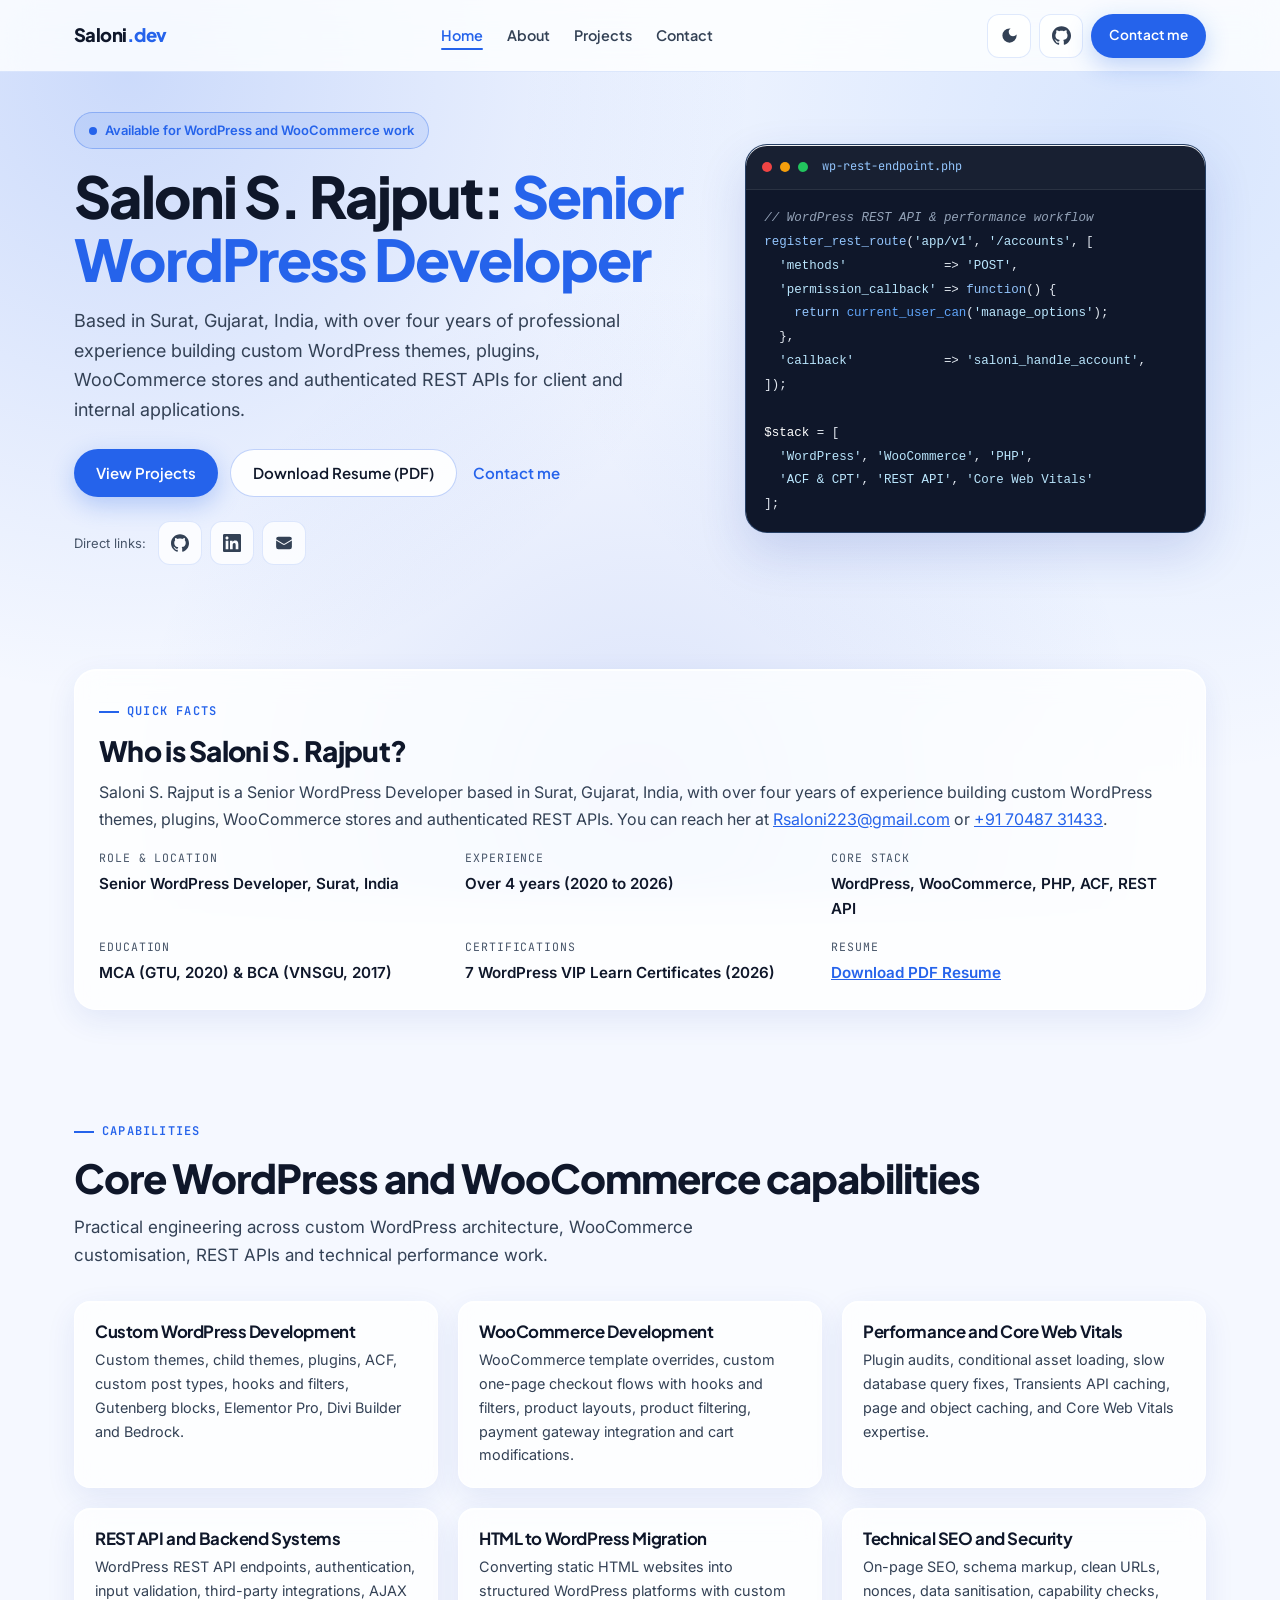
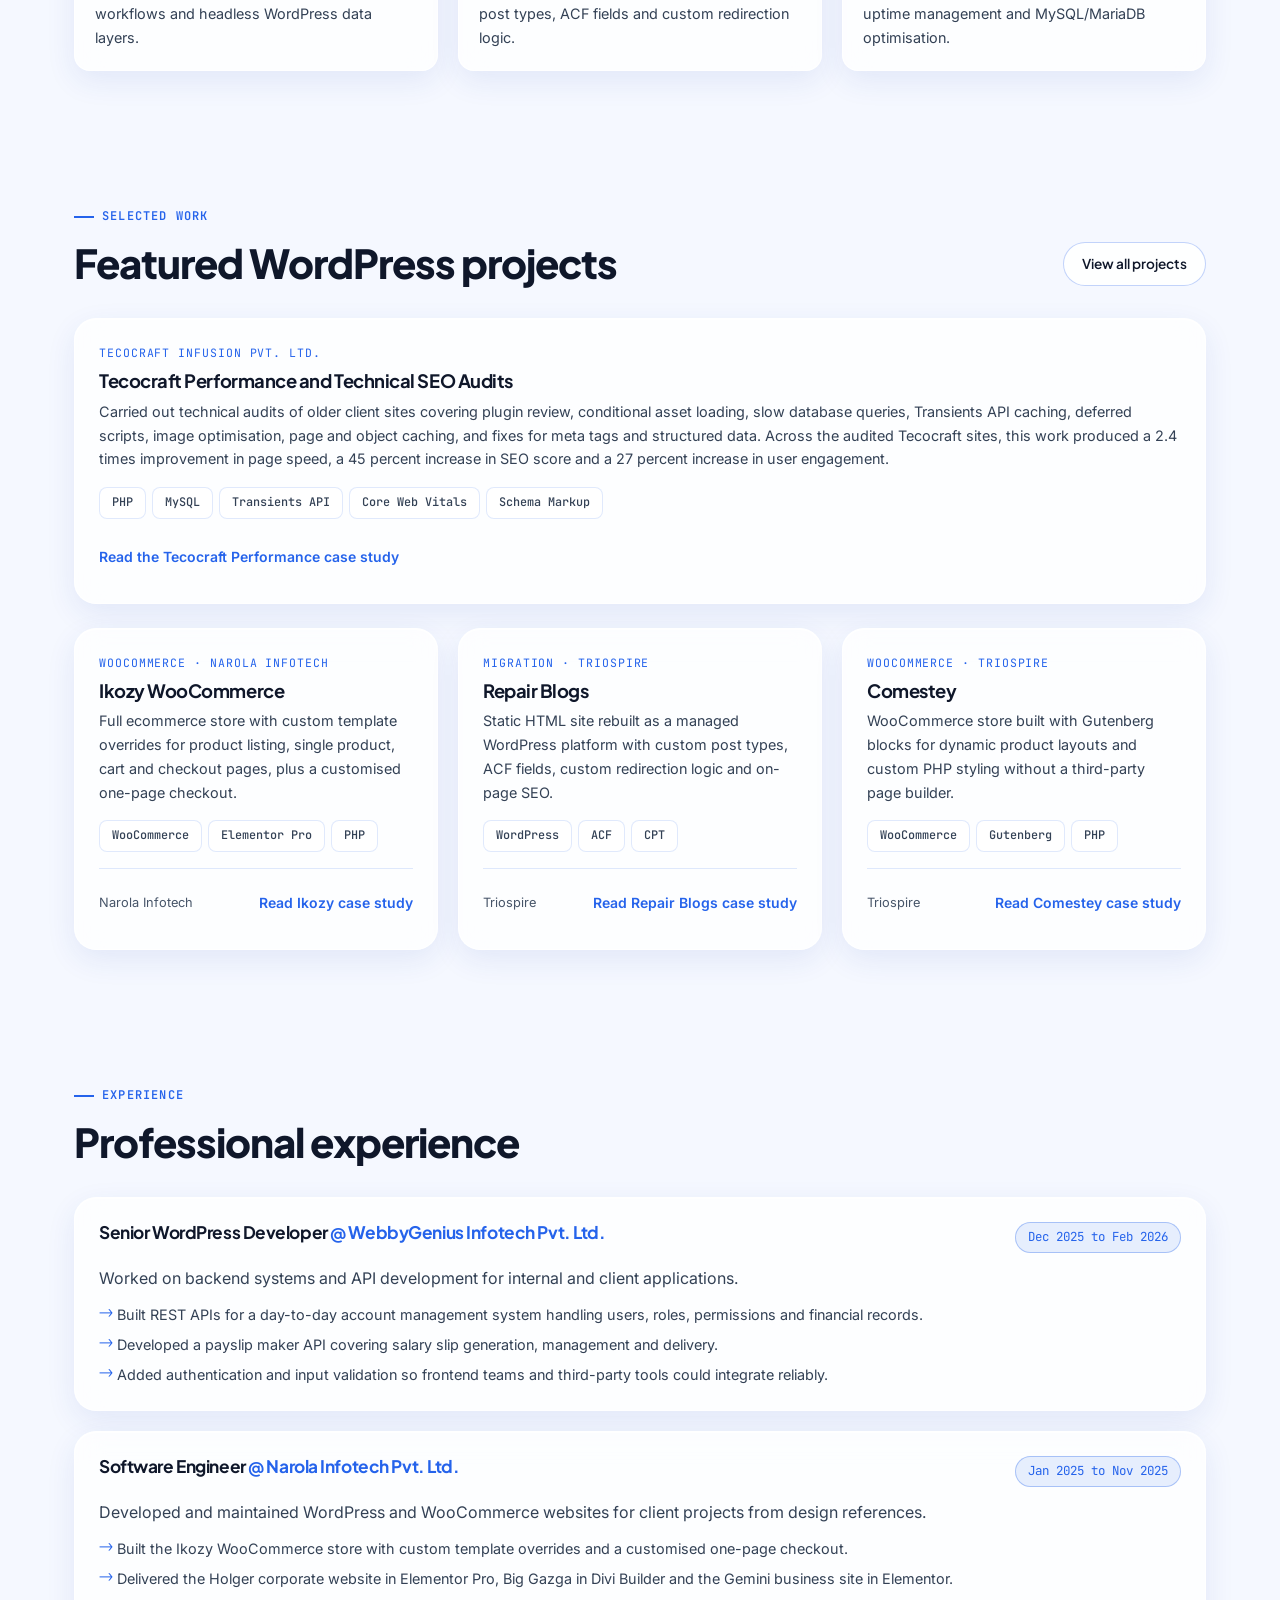
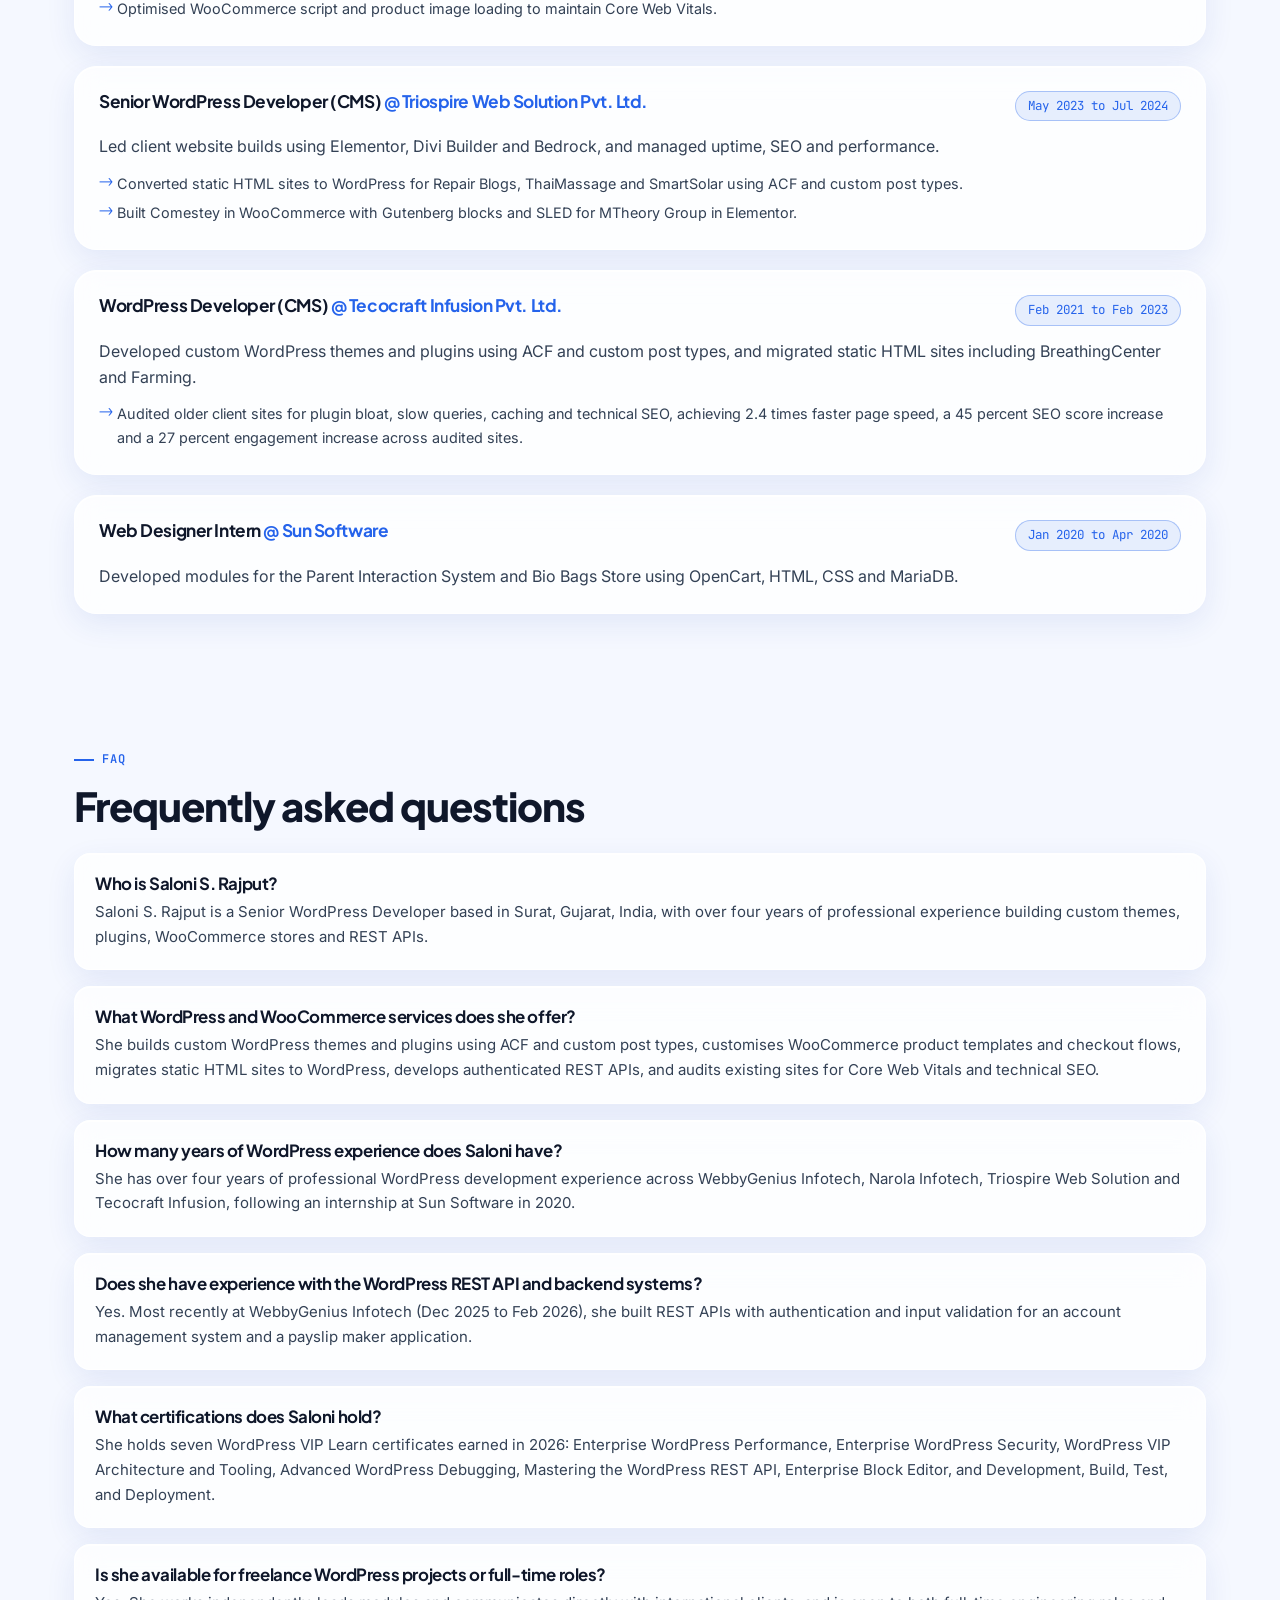
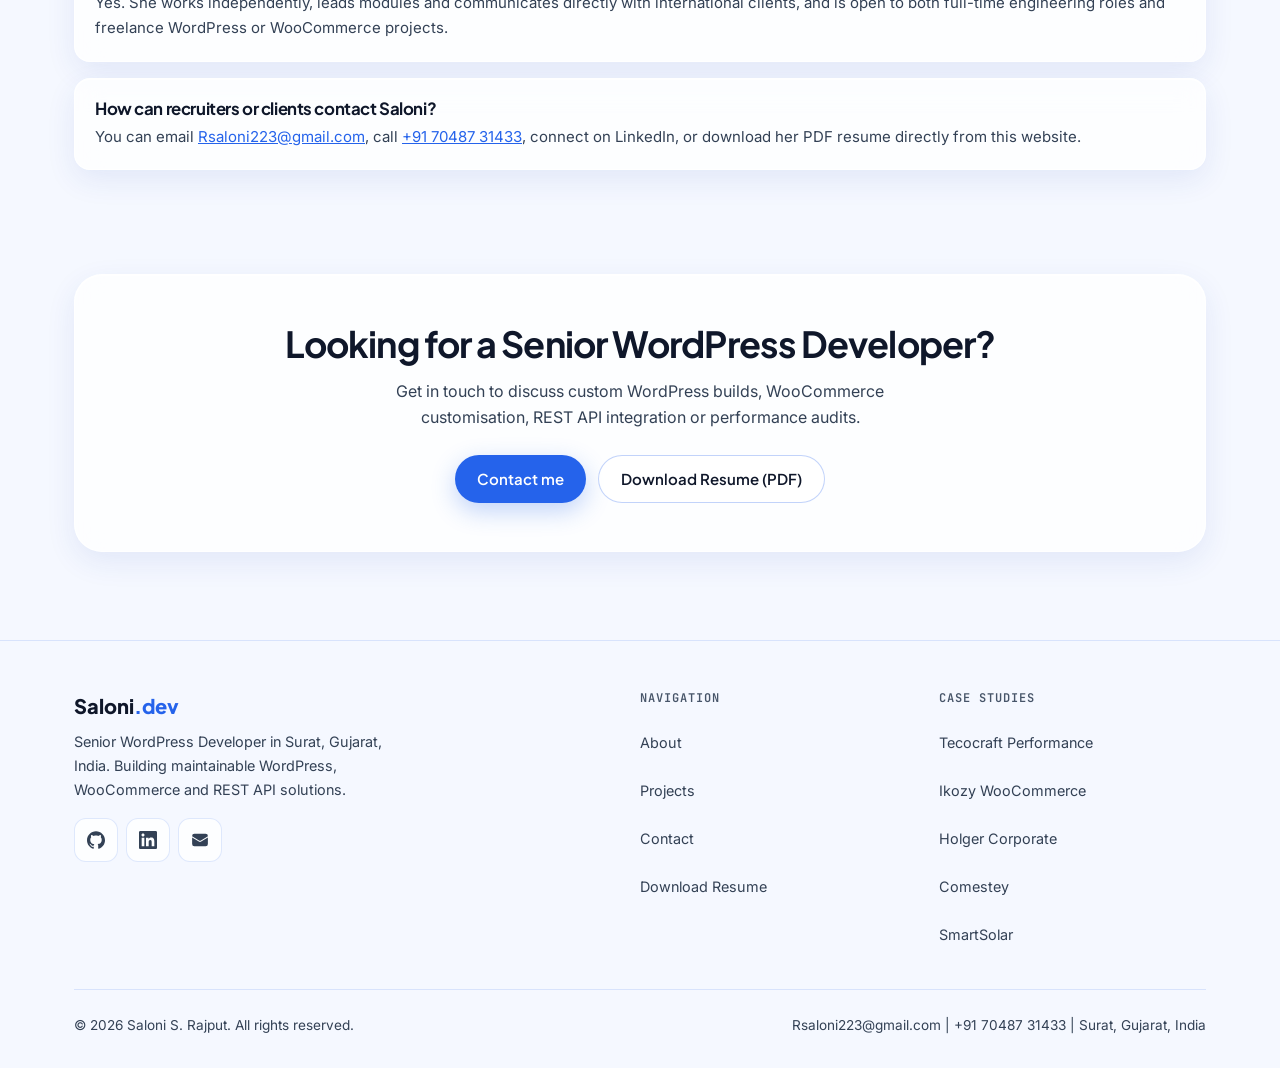
<file: index.html>
<!doctype html>
<html lang="en">
  <head>
    <meta charset="UTF-8" />
    <meta name="viewport" content="width=device-width, initial-scale=1.0" />
    <title>Saloni S. Rajput | Senior WordPress Developer in Surat</title>
    <meta
      name="description"
      content="Senior WordPress Developer in Surat, India with over four years of experience in custom themes, WooCommerce, REST APIs and Core Web Vitals."
    />
    <meta name="robots" content="index, follow" />
    <meta name="theme-color" content="#2563eb" />
    <link rel="canonical" href="https://salonirajput30.github.io/" />
    <link rel="manifest" href="manifest.webmanifest" />
    <link rel="icon" href="assets/icons/favicon.svg" type="image/svg+xml" />
    <link rel="apple-touch-icon" href="assets/icons/apple-touch-icon.png" />

    <meta property="og:type" content="website" />
    <meta property="og:url" content="https://salonirajput30.github.io/" />
    <meta
      property="og:title"
      content="Saloni S. Rajput | Senior WordPress Developer"
    />
    <meta
      property="og:description"
      content="WordPress and WooCommerce developer in Surat, India with over four years of experience in custom themes, plugins, REST APIs and performance."
    />
    <meta
      property="og:image"
      content="https://salonirajput30.github.io/assets/og-image.png"
    />
    <meta property="og:image:width" content="1200" />
    <meta property="og:image:height" content="630" />
    <meta property="og:site_name" content="Saloni S. Rajput Portfolio" />

    <meta name="twitter:card" content="summary_large_image" />
    <meta
      name="twitter:title"
      content="Saloni S. Rajput | Senior WordPress Developer"
    />
    <meta
      name="twitter:description"
      content="Senior WordPress Developer in Surat, India specialising in custom themes, WooCommerce and WordPress REST APIs."
    />
    <meta
      name="twitter:image"
      content="https://salonirajput30.github.io/assets/og-image.png"
    />

    <link rel="preconnect" href="https://fonts.googleapis.com" />
    <link rel="preconnect" href="https://fonts.gstatic.com" crossorigin />
    <link
      href="https://fonts.googleapis.com/css2?family=Inter:wght@400;500;600&family=JetBrains+Mono:wght@400;500&family=Plus+Jakarta+Sans:wght@600;700;800&display=swap"
      rel="stylesheet"
    />
    <link rel="stylesheet" href="assets/css/main.css" />
    <script>
      (function () {
        try {
          var t = localStorage.getItem("saloni-theme");
          if (t === "dark" || t === "light")
            document.documentElement.setAttribute("data-theme", t);
        } catch (e) {}
      })();
    </script>

    <script type="application/ld+json">
      {
        "@context": "https://schema.org",
        "@graph": [
          {
            "@type": "WebSite",
            "@id": "https://salonirajput30.github.io/#website",
            "url": "https://salonirajput30.github.io/",
            "name": "Saloni S. Rajput Portfolio",
            "publisher": { "@id": "https://salonirajput30.github.io/#person" }
          },
          {
            "@type": "Person",
            "@id": "https://salonirajput30.github.io/#person",
            "name": "Saloni S. Rajput",
            "jobTitle": "Senior WordPress Developer",
            "url": "https://salonirajput30.github.io/",
            "email": "Rsaloni223@gmail.com",
            "telephone": "+91 70487 31433",
            "address": {
              "@type": "PostalAddress",
              "addressLocality": "Surat",
              "addressRegion": "Gujarat",
              "addressCountry": "IN"
            },
            "sameAs": [
              "https://github.com/SaloniRajput30",
              "https://www.linkedin.com/in/saloni-rajput-704a52219"
            ],
            "alumniOf": [
              {
                "@type": "CollegeOrUniversity",
                "name": "Gujarat Technological University"
              },
              {
                "@type": "CollegeOrUniversity",
                "name": "Veer Narmad South Gujarat University"
              }
            ],
            "knowsAbout": [
              "WordPress",
              "WooCommerce",
              "PHP",
              "JavaScript",
              "SQL",
              "WordPress REST API",
              "Advanced Custom Fields (ACF)",
              "Custom Post Types",
              "Gutenberg Blocks",
              "Elementor Pro",
              "Divi Builder",
              "Bedrock",
              "Core Web Vitals",
              "Technical SEO",
              "MySQL",
              "MariaDB"
            ]
          },
          {
            "@type": "OfferCatalog",
            "@id": "https://salonirajput30.github.io/#services",
            "name": "WordPress and WooCommerce Development Services",
            "itemListElement": [
              {
                "@type": "Offer",
                "itemOffered": {
                  "@type": "Service",
                  "name": "Custom WordPress Theme and Plugin Development",
                  "provider": {
                    "@id": "https://salonirajput30.github.io/#person"
                  }
                }
              },
              {
                "@type": "Offer",
                "itemOffered": {
                  "@type": "Service",
                  "name": "WooCommerce Customisation and Checkout Development",
                  "provider": {
                    "@id": "https://salonirajput30.github.io/#person"
                  }
                }
              },
              {
                "@type": "Offer",
                "itemOffered": {
                  "@type": "Service",
                  "name": "WordPress REST API Development and Integration",
                  "provider": {
                    "@id": "https://salonirajput30.github.io/#person"
                  }
                }
              },
              {
                "@type": "Offer",
                "itemOffered": {
                  "@type": "Service",
                  "name": "HTML to WordPress Migration and Performance Audits",
                  "provider": {
                    "@id": "https://salonirajput30.github.io/#person"
                  }
                }
              }
            ]
          },
          {
            "@type": "FAQPage",
            "@id": "https://salonirajput30.github.io/#faq",
            "mainEntity": [
              {
                "@type": "Question",
                "name": "Who is Saloni S. Rajput?",
                "acceptedAnswer": {
                  "@type": "Answer",
                  "text": "Saloni S. Rajput is a Senior WordPress Developer based in Surat, Gujarat, India, with over four years of professional experience building custom WordPress themes, plugins, WooCommerce stores and REST APIs."
                }
              },
              {
                "@type": "Question",
                "name": "What WordPress and WooCommerce services does she offer?",
                "acceptedAnswer": {
                  "@type": "Answer",
                  "text": "She builds custom WordPress themes and plugins using ACF and custom post types, customises WooCommerce product templates and checkout flows, migrates static HTML sites to WordPress, develops authenticated REST APIs, and audits existing sites for Core Web Vitals and technical SEO."
                }
              },
              {
                "@type": "Question",
                "name": "How many years of WordPress experience does Saloni have?",
                "acceptedAnswer": {
                  "@type": "Answer",
                  "text": "She has over four years of professional WordPress development experience across WebbyGenius Infotech, Narola Infotech, Triospire Web Solution and Tecocraft Infusion, following an internship at Sun Software in 2020."
                }
              },
              {
                "@type": "Question",
                "name": "Does she have experience with the WordPress REST API and backend systems?",
                "acceptedAnswer": {
                  "@type": "Answer",
                  "text": "Yes. Most recently at WebbyGenius Infotech (Dec 2025 to Feb 2026), she built REST APIs with authentication and input validation for an account management system and a payslip maker application."
                }
              },
              {
                "@type": "Question",
                "name": "What certifications does Saloni hold?",
                "acceptedAnswer": {
                  "@type": "Answer",
                  "text": "She holds seven WordPress VIP Learn certificates earned in 2026: Enterprise WordPress Performance, Enterprise WordPress Security, WordPress VIP Architecture and Tooling, Advanced WordPress Debugging, Mastering the WordPress REST API, Enterprise Block Editor, and Development, Build, Test, and Deployment."
                }
              },
              {
                "@type": "Question",
                "name": "Is she available for freelance WordPress projects or full-time roles?",
                "acceptedAnswer": {
                  "@type": "Answer",
                  "text": "Yes. She works independently, leads modules and communicates directly with international clients, and is open to both full-time engineering roles and freelance WordPress or WooCommerce projects."
                }
              },
              {
                "@type": "Question",
                "name": "How can recruiters or clients contact Saloni?",
                "acceptedAnswer": {
                  "@type": "Answer",
                  "text": "You can email Rsaloni223@gmail.com, call +91 70487 31433, connect on LinkedIn, or download her PDF resume directly from this website."
                }
              }
            ]
          }
        ]
      }
    </script>
  </head>
  <body>
    <a href="#main-content" class="skip-link">Skip to main content</a>

    <header class="site-header" role="banner">
      <div class="nav-inner">
        <a
          href="index.html"
          class="nav-wordmark"
          aria-label="Saloni S. Rajput - Home"
          >Saloni<span>.dev</span></a
        >
        <nav class="nav-links" aria-label="Main navigation">
          <a href="index.html" class="nav-link active">Home</a>
          <a href="about.html" class="nav-link">About</a>
          <a href="projects.html" class="nav-link">Projects</a>
          <a href="contact.html" class="nav-link">Contact</a>
        </nav>
        <div class="nav-actions">
          <button
            type="button"
            class="theme-toggle"
            data-theme-toggle
            aria-pressed="false"
            aria-label="Switch to dark mode"
          >
            <svg viewBox="0 0 24 24" aria-hidden="true">
              <path
                d="M12 3a9 9 0 1 0 9 9c0-.46-.04-.92-.1-1.36a5.389 5.389 0 0 1-4.4 2.26 5.403 5.403 0 0 1-3.14-9.8c-.44-.06-.9-.1-1.36-.1z"
              />
            </svg>
          </button>
          <a
            href="https://github.com/SaloniRajput30"
            class="nav-icon-link desktop-only"
            target="_blank"
            rel="noopener noreferrer"
            aria-label="GitHub profile"
          >
            <svg viewBox="0 0 24 24" aria-hidden="true">
              <path
                d="M12 .297c-6.63 0-12 5.373-12 12 0 5.303 3.438 9.8 8.205 11.385.6.113.82-.258.82-.577 0-.285-.01-1.04-.015-2.04-3.338.724-4.042-1.61-4.042-1.61C4.422 18.07 3.633 17.7 3.633 17.7c-1.087-.744.084-.729.084-.729 1.205.084 1.838 1.236 1.838 1.236 1.07 1.835 2.809 1.305 3.495.998.108-.776.417-1.305.76-1.605-2.665-.3-5.466-1.332-5.466-5.93 0-1.31.465-2.38 1.235-3.22-.135-.303-.54-1.523.105-3.176 0 0 1.005-.322 3.3 1.23.96-.267 1.98-.399 3-.405 1.02.006 2.04.138 3 .405 2.28-1.552 3.285-1.23 3.285-1.23.645 1.653.24 2.873.12 3.176.765.84 1.23 1.91 1.23 3.22 0 4.61-2.805 5.625-5.475 5.92.42.36.81 1.096.81 2.22 0 1.606-.015 2.896-.015 3.286 0 .315.21.69.825.57C20.565 22.092 24 17.592 24 12.297c0-6.627-5.373-12-12-12"
              />
            </svg>
          </a>
          <a href="contact.html" class="btn btn-primary btn-sm nav-cta-desktop"
            >Contact me</a
          >
          <button
            type="button"
            class="nav-hamburger"
            aria-label="Open menu"
            aria-expanded="false"
            aria-controls="mobile-nav"
          >
            <span></span><span></span><span></span>
          </button>
        </div>
      </div>
    </header>

    <div
      class="mobile-nav"
      id="mobile-nav"
      aria-hidden="true"
      role="dialog"
      aria-label="Navigation menu"
    >
      <a href="index.html" class="mobile-nav-link">Home</a>
      <a href="about.html" class="mobile-nav-link">About</a>
      <a href="projects.html" class="mobile-nav-link">Projects</a>
      <a href="contact.html" class="mobile-nav-link">Contact</a>
      <div class="mobile-nav-actions">
        <a
          href="assets/saloni-rajput-wordpress-developer-resume.pdf"
          class="btn btn-secondary btn-sm"
          download
          >Download Resume</a
        >
        <a href="contact.html" class="btn btn-primary btn-sm">Contact me</a>
      </div>
    </div>

    <main id="main-content">
      <!-- HERO -->
      <section class="hero" aria-label="Introduction">
        <div class="container">
          <div class="hero-grid">
            <div>
              <div class="status-badge">
                <span class="status-dot" aria-hidden="true"></span>
                Available for WordPress and WooCommerce work
              </div>
              <h1 class="hero-title">
                Saloni S. Rajput:
                <span class="accent">Senior WordPress Developer</span>
              </h1>
              <p class="hero-subtitle">
                Based in Surat, Gujarat, India, with over four years of
                professional experience building custom WordPress themes,
                plugins, WooCommerce stores and authenticated REST APIs for
                client and internal applications.
              </p>
              <div class="hero-actions">
                <a href="projects.html" class="btn btn-primary"
                  >View Projects</a
                >
                <a
                  href="assets/saloni-rajput-wordpress-developer-resume.pdf"
                  class="btn btn-secondary"
                  download
                  >Download Resume (PDF)</a
                >
                <a href="contact.html" class="btn btn-ghost">Contact me</a>
              </div>
              <div class="hero-social">
                <span class="hero-social-label">Direct links:</span>
                <div class="hero-social-links">
                  <a
                    href="https://github.com/SaloniRajput30"
                    class="hero-social-link"
                    target="_blank"
                    rel="noopener noreferrer"
                    aria-label="GitHub"
                  >
                    <svg viewBox="0 0 24 24" aria-hidden="true">
                      <path
                        d="M12 .297c-6.63 0-12 5.373-12 12 0 5.303 3.438 9.8 8.205 11.385.6.113.82-.258.82-.577 0-.285-.01-1.04-.015-2.04-3.338.724-4.042-1.61-4.042-1.61C4.422 18.07 3.633 17.7 3.633 17.7c-1.087-.744.084-.729.084-.729 1.205.084 1.838 1.236 1.838 1.236 1.07 1.835 2.809 1.305 3.495.998.108-.776.417-1.305.76-1.605-2.665-.3-5.466-1.332-5.466-5.93 0-1.31.465-2.38 1.235-3.22-.135-.303-.54-1.523.105-3.176 0 0 1.005-.322 3.3 1.23.96-.267 1.98-.399 3-.405 1.02.006 2.04.138 3 .405 2.28-1.552 3.285-1.23 3.285-1.23.645 1.653.24 2.873.12 3.176.765.84 1.23 1.91 1.23 3.22 0 4.61-2.805 5.625-5.475 5.92.42.36.81 1.096.81 2.22 0 1.606-.015 2.896-.015 3.286 0 .315.21.69.825.57C20.565 22.092 24 17.592 24 12.297c0-6.627-5.373-12-12-12"
                      />
                    </svg>
                  </a>
                  <a
                    href="https://www.linkedin.com/in/saloni-rajput-704a52219"
                    class="hero-social-link"
                    target="_blank"
                    rel="noopener noreferrer"
                    aria-label="LinkedIn"
                  >
                    <svg viewBox="0 0 24 24" aria-hidden="true">
                      <path
                        d="M20.447 20.452h-3.554v-5.569c0-1.328-.027-3.037-1.852-3.037-1.853 0-2.136 1.445-2.136 2.939v5.667H9.351V9h3.414v1.561h.046c.477-.9 1.637-1.85 3.37-1.85 3.601 0 4.267 2.37 4.267 5.455v6.286zM5.337 7.433c-1.144 0-2.063-.926-2.063-2.065 0-1.138.92-2.063 2.063-2.063 1.14 0 2.064.925 2.064 2.063 0 1.139-.925 2.065-2.064 2.065zm1.782 13.019H3.555V9h3.564v11.452zM22.225 0H1.771C.792 0 0 .774 0 1.729v20.542C0 23.227.792 24 1.771 24h20.451C23.2 24 24 23.227 24 22.271V1.729C24 .774 23.2 0 22.222 0h.003z"
                      />
                    </svg>
                  </a>
                  <a
                    href="mailto:Rsaloni223@gmail.com"
                    class="hero-social-link"
                    aria-label="Email Rsaloni223@gmail.com"
                  >
                    <svg viewBox="0 0 24 24" aria-hidden="true">
                      <path
                        d="M1.5 8.67v8.58a3 3 0 003 3h15a3 3 0 003-3V8.67l-8.928 5.493a3 3 0 01-3.144 0L1.5 8.67z"
                      />
                      <path
                        d="M22.5 6.908V6.75a3 3 0 00-3-3h-15a3 3 0 00-3 3v.158l9.714 5.978a1.5 1.5 0 001.572 0L22.5 6.908z"
                      />
                    </svg>
                  </a>
                </div>
              </div>
            </div>

            <div class="code-window" aria-hidden="true">
              <div class="code-titlebar">
                <span class="code-dot code-dot-red"></span>
                <span class="code-dot code-dot-yellow"></span>
                <span class="code-dot code-dot-green"></span>
                <span class="code-filename">wp-rest-endpoint.php</span>
              </div>
              <pre
                class="code-body"
              ><code><span class="code-cm">// WordPress REST API &amp; performance workflow</span>
<span class="code-kw">register_rest_route</span>(<span class="code-str">'app/v1'</span>, <span class="code-str">'/accounts'</span>, [
  <span class="code-str">'methods'</span>             =&gt; <span class="code-str">'POST'</span>,
  <span class="code-str">'permission_callback'</span> =&gt; <span class="code-kw">function</span>() {
    <span class="code-kw">return</span> <span class="code-fn">current_user_can</span>(<span class="code-str">'manage_options'</span>);
  },
  <span class="code-str">'callback'</span>            =&gt; <span class="code-str">'saloni_handle_account'</span>,
]);

<span class="code-vr">$stack</span> = [
  <span class="code-str">'WordPress'</span>, <span class="code-str">'WooCommerce'</span>, <span class="code-str">'PHP'</span>,
  <span class="code-str">'ACF &amp; CPT'</span>, <span class="code-str">'REST API'</span>, <span class="code-str">'Core Web Vitals'</span>
];</code></pre>
            </div>
          </div>
        </div>
      </section>

      <!-- QUICK FACTS (AEO) -->
      <section class="section-sm" aria-labelledby="quick-facts-heading">
        <div class="container">
          <div class="quick-facts glass-panel">
            <div class="section-label">Quick facts</div>
            <h2
              class="section-heading"
              id="quick-facts-heading"
              style="font-size: clamp(1.35rem, 2.5vw, 1.75rem)"
            >
              Who is Saloni S. Rajput?
            </h2>
            <p>
              Saloni S. Rajput is a Senior WordPress Developer based in Surat,
              Gujarat, India, with over four years of experience building custom
              WordPress themes, plugins, WooCommerce stores and authenticated
              REST APIs. You can reach her at
              <a
                href="mailto:Rsaloni223@gmail.com"
                style="color: var(--accent); text-decoration: underline"
                >Rsaloni223@gmail.com</a
              >
              or
              <a
                href="tel:+917048731433"
                style="color: var(--accent); text-decoration: underline"
                >+91 70487 31433</a
              >.
            </p>
            <div class="quick-facts-grid">
              <div>
                <div class="quick-fact-label">Role &amp; Location</div>
                <div class="quick-fact-value">
                  Senior WordPress Developer, Surat, India
                </div>
              </div>
              <div>
                <div class="quick-fact-label">Experience</div>
                <div class="quick-fact-value">Over 4 years (2020 to 2026)</div>
              </div>
              <div>
                <div class="quick-fact-label">Core Stack</div>
                <div class="quick-fact-value">
                  WordPress, WooCommerce, PHP, ACF, REST API
                </div>
              </div>
              <div>
                <div class="quick-fact-label">Education</div>
                <div class="quick-fact-value">
                  MCA (GTU, 2020) &amp; BCA (VNSGU, 2017)
                </div>
              </div>
              <div>
                <div class="quick-fact-label">Certifications</div>
                <div class="quick-fact-value">
                  7 WordPress VIP Learn Certificates (2026)
                </div>
              </div>
              <div>
                <div class="quick-fact-label">Resume</div>
                <div class="quick-fact-value">
                  <a
                    href="assets/saloni-rajput-wordpress-developer-resume.pdf"
                    style="color: var(--accent); text-decoration: underline"
                    download
                    >Download PDF Resume</a
                  >
                </div>
              </div>
            </div>
          </div>
        </div>
      </section>

      <!-- CORE SKILLS -->
      <section class="section" aria-labelledby="expertise-heading">
        <div class="container">
          <div class="section-label">Capabilities</div>
          <h2 class="section-heading" id="expertise-heading">
            Core WordPress and WooCommerce capabilities
          </h2>
          <p class="section-subheading" style="margin-bottom: var(--space-8)">
            Practical engineering across custom WordPress architecture,
            WooCommerce customisation, REST APIs and technical performance work.
          </p>

          <div class="grid-3">
            <article class="service-card glass-panel">
              <h3 class="service-title">Custom WordPress Development</h3>
              <p class="service-desc">
                Custom themes, child themes, plugins, ACF, custom post types,
                hooks and filters, Gutenberg blocks, Elementor Pro, Divi Builder
                and Bedrock.
              </p>
            </article>
            <article class="service-card glass-panel">
              <h3 class="service-title">WooCommerce Development</h3>
              <p class="service-desc">
                WooCommerce template overrides, custom one-page checkout flows
                with hooks and filters, product layouts, product filtering,
                payment gateway integration and cart modifications.
              </p>
            </article>
            <article class="service-card glass-panel">
              <h3 class="service-title">Performance and Core Web Vitals</h3>
              <p class="service-desc">
                Plugin audits, conditional asset loading, slow database query
                fixes, Transients API caching, page and object caching, and Core
                Web Vitals expertise.
              </p>
            </article>
            <article class="service-card glass-panel">
              <h3 class="service-title">REST API and Backend Systems</h3>
              <p class="service-desc">
                WordPress REST API endpoints, authentication, input validation,
                third-party integrations, AJAX workflows and headless WordPress
                data layers.
              </p>
            </article>
            <article class="service-card glass-panel">
              <h3 class="service-title">HTML to WordPress Migration</h3>
              <p class="service-desc">
                Converting static HTML websites into structured WordPress
                platforms with custom post types, ACF fields and custom
                redirection logic.
              </p>
            </article>
            <article class="service-card glass-panel">
              <h3 class="service-title">Technical SEO and Security</h3>
              <p class="service-desc">
                On-page SEO, schema markup, clean URLs, nonces, data
                sanitisation, capability checks, uptime management and
                MySQL/MariaDB optimisation.
              </p>
            </article>
          </div>
        </div>
      </section>

      <!-- FEATURED WORK -->
      <section class="section" aria-labelledby="projects-heading">
        <div class="container">
          <div
            style="
              display: flex;
              flex-wrap: wrap;
              justify-content: space-between;
              align-items: flex-end;
              gap: 16px;
              margin-bottom: var(--space-8);
            "
          >
            <div>
              <div class="section-label">Selected Work</div>
              <h2
                class="section-heading"
                id="projects-heading"
                style="margin-bottom: 0"
              >
                Featured WordPress projects
              </h2>
            </div>
            <a href="projects.html" class="btn btn-secondary btn-sm"
              >View all projects</a
            >
          </div>

          <article
            class="card glass-panel"
            style="margin-bottom: var(--space-6)"
          >
            <div class="project-card-category">
              Tecocraft Infusion Pvt. Ltd.
            </div>
            <h3 class="project-card-title">
              Tecocraft Performance and Technical SEO Audits
            </h3>
            <p class="project-card-desc">
              Carried out technical audits of older client sites covering plugin
              review, conditional asset loading, slow database queries,
              Transients API caching, deferred scripts, image optimisation, page
              and object caching, and fixes for meta tags and structured data.
              Across the audited Tecocraft sites, this work produced a 2.4 times
              improvement in page speed, a 45 percent increase in SEO score and
              a 27 percent increase in user engagement.
            </p>
            <div class="project-card-tags">
              <span class="tech-badge">PHP</span>
              <span class="tech-badge">MySQL</span>
              <span class="tech-badge">Transients API</span>
              <span class="tech-badge">Core Web Vitals</span>
              <span class="tech-badge">Schema Markup</span>
            </div>
            <a
              href="projects/tecocraft-performance.html"
              class="project-card-link"
              >Read the Tecocraft Performance case study</a
            >
          </article>

          <div class="grid-3">
            <article class="project-card glass-panel">
              <div class="project-card-body">
                <div class="project-card-category">
                  WooCommerce · Narola Infotech
                </div>
                <h3 class="project-card-title">Ikozy WooCommerce</h3>
                <p class="project-card-desc">
                  Full ecommerce store with custom template overrides for
                  product listing, single product, cart and checkout pages, plus
                  a customised one-page checkout.
                </p>
                <div class="project-card-tags">
                  <span class="tech-badge">WooCommerce</span
                  ><span class="tech-badge">Elementor Pro</span
                  ><span class="tech-badge">PHP</span>
                </div>
                <div class="project-card-footer">
                  <span class="project-card-company">Narola Infotech</span>
                  <a
                    href="projects/ikozy-woocommerce.html"
                    class="project-card-link"
                    >Read Ikozy case study</a
                  >
                </div>
              </div>
            </article>

            <article class="project-card glass-panel">
              <div class="project-card-body">
                <div class="project-card-category">Migration · Triospire</div>
                <h3 class="project-card-title">Repair Blogs</h3>
                <p class="project-card-desc">
                  Static HTML site rebuilt as a managed WordPress platform with
                  custom post types, ACF fields, custom redirection logic and
                  on-page SEO.
                </p>
                <div class="project-card-tags">
                  <span class="tech-badge">WordPress</span
                  ><span class="tech-badge">ACF</span
                  ><span class="tech-badge">CPT</span>
                </div>
                <div class="project-card-footer">
                  <span class="project-card-company">Triospire</span>
                  <a href="projects/repair-blogs.html" class="project-card-link"
                    >Read Repair Blogs case study</a
                  >
                </div>
              </div>
            </article>

            <article class="project-card glass-panel">
              <div class="project-card-body">
                <div class="project-card-category">WooCommerce · Triospire</div>
                <h3 class="project-card-title">Comestey</h3>
                <p class="project-card-desc">
                  WooCommerce store built with Gutenberg blocks for dynamic
                  product layouts and custom PHP styling without a third-party
                  page builder.
                </p>
                <div class="project-card-tags">
                  <span class="tech-badge">WooCommerce</span
                  ><span class="tech-badge">Gutenberg</span
                  ><span class="tech-badge">PHP</span>
                </div>
                <div class="project-card-footer">
                  <span class="project-card-company">Triospire</span>
                  <a href="projects/comestey.html" class="project-card-link"
                    >Read Comestey case study</a
                  >
                </div>
              </div>
            </article>
          </div>
        </div>
      </section>

      <!-- EXPERIENCE TIMELINE -->
      <section class="section" aria-labelledby="experience-heading">
        <div class="container">
          <div class="section-label">Experience</div>
          <h2
            class="section-heading"
            id="experience-heading"
            style="margin-bottom: var(--space-8)"
          >
            Professional experience
          </h2>

          <div class="timeline">
            <article class="timeline-item glass-panel">
              <div class="timeline-header">
                <h3 class="timeline-role">
                  Senior WordPress Developer
                  <span class="timeline-company"
                    >@ WebbyGenius Infotech Pvt. Ltd.</span
                  >
                </h3>
                <span class="timeline-period">Dec 2025 to Feb 2026</span>
              </div>
              <p>
                Worked on backend systems and API development for internal and
                client applications.
              </p>
              <ul class="timeline-achievements">
                <li>
                  Built REST APIs for a day-to-day account management system
                  handling users, roles, permissions and financial records.
                </li>
                <li>
                  Developed a payslip maker API covering salary slip generation,
                  management and delivery.
                </li>
                <li>
                  Added authentication and input validation so frontend teams
                  and third-party tools could integrate reliably.
                </li>
              </ul>
            </article>

            <article class="timeline-item glass-panel">
              <div class="timeline-header">
                <h3 class="timeline-role">
                  Software Engineer
                  <span class="timeline-company"
                    >@ Narola Infotech Pvt. Ltd.</span
                  >
                </h3>
                <span class="timeline-period">Jan 2025 to Nov 2025</span>
              </div>
              <p>
                Developed and maintained WordPress and WooCommerce websites for
                client projects from design references.
              </p>
              <ul class="timeline-achievements">
                <li>
                  Built the Ikozy WooCommerce store with custom template
                  overrides and a customised one-page checkout.
                </li>
                <li>
                  Delivered the Holger corporate website in Elementor Pro, Big
                  Gazga in Divi Builder and the Gemini business site in
                  Elementor.
                </li>
                <li>
                  Optimised WooCommerce script and product image loading to
                  maintain Core Web Vitals.
                </li>
              </ul>
            </article>

            <article class="timeline-item glass-panel">
              <div class="timeline-header">
                <h3 class="timeline-role">
                  Senior WordPress Developer (CMS)
                  <span class="timeline-company"
                    >@ Triospire Web Solution Pvt. Ltd.</span
                  >
                </h3>
                <span class="timeline-period">May 2023 to Jul 2024</span>
              </div>
              <p>
                Led client website builds using Elementor, Divi Builder and
                Bedrock, and managed uptime, SEO and performance.
              </p>
              <ul class="timeline-achievements">
                <li>
                  Converted static HTML sites to WordPress for Repair Blogs,
                  ThaiMassage and SmartSolar using ACF and custom post types.
                </li>
                <li>
                  Built Comestey in WooCommerce with Gutenberg blocks and SLED
                  for MTheory Group in Elementor.
                </li>
              </ul>
            </article>

            <article class="timeline-item glass-panel">
              <div class="timeline-header">
                <h3 class="timeline-role">
                  WordPress Developer (CMS)
                  <span class="timeline-company"
                    >@ Tecocraft Infusion Pvt. Ltd.</span
                  >
                </h3>
                <span class="timeline-period">Feb 2021 to Feb 2023</span>
              </div>
              <p>
                Developed custom WordPress themes and plugins using ACF and
                custom post types, and migrated static HTML sites including
                BreathingCenter and Farming.
              </p>
              <ul class="timeline-achievements">
                <li>
                  Audited older client sites for plugin bloat, slow queries,
                  caching and technical SEO, achieving 2.4 times faster page
                  speed, a 45 percent SEO score increase and a 27 percent
                  engagement increase across audited sites.
                </li>
              </ul>
            </article>

            <article class="timeline-item glass-panel">
              <div class="timeline-header">
                <h3 class="timeline-role">
                  Web Designer Intern
                  <span class="timeline-company">@ Sun Software</span>
                </h3>
                <span class="timeline-period">Jan 2020 to Apr 2020</span>
              </div>
              <p>
                Developed modules for the Parent Interaction System and Bio Bags
                Store using OpenCart, HTML, CSS and MariaDB.
              </p>
            </article>
          </div>
        </div>
      </section>

      <!-- FAQ SECTION (AEO) -->
      <section class="section" aria-labelledby="faq-heading">
        <div class="container">
          <div class="section-label">FAQ</div>
          <h2
            class="section-heading"
            id="faq-heading"
            style="margin-bottom: var(--space-6)"
          >
            Frequently asked questions
          </h2>
          <div class="faq-list">
            <article class="faq-item glass-panel">
              <h3 class="faq-question">Who is Saloni S. Rajput?</h3>
              <p class="faq-answer">
                Saloni S. Rajput is a Senior WordPress Developer based in Surat,
                Gujarat, India, with over four years of professional experience
                building custom themes, plugins, WooCommerce stores and REST
                APIs.
              </p>
            </article>
            <article class="faq-item glass-panel">
              <h3 class="faq-question">
                What WordPress and WooCommerce services does she offer?
              </h3>
              <p class="faq-answer">
                She builds custom WordPress themes and plugins using ACF and
                custom post types, customises WooCommerce product templates and
                checkout flows, migrates static HTML sites to WordPress,
                develops authenticated REST APIs, and audits existing sites for
                Core Web Vitals and technical SEO.
              </p>
            </article>
            <article class="faq-item glass-panel">
              <h3 class="faq-question">
                How many years of WordPress experience does Saloni have?
              </h3>
              <p class="faq-answer">
                She has over four years of professional WordPress development
                experience across WebbyGenius Infotech, Narola Infotech,
                Triospire Web Solution and Tecocraft Infusion, following an
                internship at Sun Software in 2020.
              </p>
            </article>
            <article class="faq-item glass-panel">
              <h3 class="faq-question">
                Does she have experience with the WordPress REST API and backend
                systems?
              </h3>
              <p class="faq-answer">
                Yes. Most recently at WebbyGenius Infotech (Dec 2025 to Feb
                2026), she built REST APIs with authentication and input
                validation for an account management system and a payslip maker
                application.
              </p>
            </article>
            <article class="faq-item glass-panel">
              <h3 class="faq-question">
                What certifications does Saloni hold?
              </h3>
              <p class="faq-answer">
                She holds seven WordPress VIP Learn certificates earned in 2026:
                Enterprise WordPress Performance, Enterprise WordPress Security,
                WordPress VIP Architecture and Tooling, Advanced WordPress
                Debugging, Mastering the WordPress REST API, Enterprise Block
                Editor, and Development, Build, Test, and Deployment.
              </p>
            </article>
            <article class="faq-item glass-panel">
              <h3 class="faq-question">
                Is she available for freelance WordPress projects or full-time
                roles?
              </h3>
              <p class="faq-answer">
                Yes. She works independently, leads modules and communicates
                directly with international clients, and is open to both
                full-time engineering roles and freelance WordPress or
                WooCommerce projects.
              </p>
            </article>
            <article class="faq-item glass-panel">
              <h3 class="faq-question">
                How can recruiters or clients contact Saloni?
              </h3>
              <p class="faq-answer">
                You can email
                <a
                  href="mailto:Rsaloni223@gmail.com"
                  style="color: var(--accent); text-decoration: underline"
                  >Rsaloni223@gmail.com</a
                >, call
                <a
                  href="tel:+917048731433"
                  style="color: var(--accent); text-decoration: underline"
                  >+91 70487 31433</a
                >, connect on LinkedIn, or download her PDF resume directly from
                this website.
              </p>
            </article>
          </div>
        </div>
      </section>

      <!-- CTA -->
      <section class="section-sm" aria-label="Call to action">
        <div class="container">
          <div class="cta-section glass-panel">
            <h2 class="cta-title">Looking for a Senior WordPress Developer?</h2>
            <p class="cta-subtitle">
              Get in touch to discuss custom WordPress builds, WooCommerce
              customisation, REST API integration or performance audits.
            </p>
            <div class="cta-actions">
              <a href="contact.html" class="btn btn-primary">Contact me</a>
              <a
                href="assets/saloni-rajput-wordpress-developer-resume.pdf"
                class="btn btn-secondary"
                download
                >Download Resume (PDF)</a
              >
            </div>
          </div>
        </div>
      </section>
    </main>

    <footer class="site-footer" role="contentinfo">
      <div class="container">
        <div class="footer-inner">
          <div>
            <div class="footer-brand-name">Saloni<span>.dev</span></div>
            <p class="footer-tagline">
              Senior WordPress Developer in Surat, Gujarat, India. Building
              maintainable WordPress, WooCommerce and REST API solutions.
            </p>
            <div class="footer-social-links">
              <a
                href="https://github.com/SaloniRajput30"
                class="footer-social-link"
                target="_blank"
                rel="noopener noreferrer"
                aria-label="GitHub"
                ><svg viewBox="0 0 24 24" aria-hidden="true">
                  <path
                    d="M12 .297c-6.63 0-12 5.373-12 12 0 5.303 3.438 9.8 8.205 11.385.6.113.82-.258.82-.577 0-.285-.01-1.04-.015-2.04-3.338.724-4.042-1.61-4.042-1.61C4.422 18.07 3.633 17.7 3.633 17.7c-1.087-.744.084-.729.084-.729 1.205.084 1.838 1.236 1.838 1.236 1.07 1.835 2.809 1.305 3.495.998.108-.776.417-1.305.76-1.605-2.665-.3-5.466-1.332-5.466-5.93 0-1.31.465-2.38 1.235-3.22-.135-.303-.54-1.523.105-3.176 0 0 1.005-.322 3.3 1.23.96-.267 1.98-.399 3-.405 1.02.006 2.04.138 3 .405 2.28-1.552 3.285-1.23 3.285-1.23.645 1.653.24 2.873.12 3.176.765.84 1.23 1.91 1.23 3.22 0 4.61-2.805 5.625-5.475 5.92.42.36.81 1.096.81 2.22 0 1.606-.015 2.896-.015 3.286 0 .315.21.69.825.57C20.565 22.092 24 17.592 24 12.297c0-6.627-5.373-12-12-12"
                  /></svg
              ></a>
              <a
                href="https://www.linkedin.com/in/saloni-rajput-704a52219"
                class="footer-social-link"
                target="_blank"
                rel="noopener noreferrer"
                aria-label="LinkedIn"
                ><svg viewBox="0 0 24 24" aria-hidden="true">
                  <path
                    d="M20.447 20.452h-3.554v-5.569c0-1.328-.027-3.037-1.852-3.037-1.853 0-2.136 1.445-2.136 2.939v5.667H9.351V9h3.414v1.561h.046c.477-.9 1.637-1.85 3.37-1.85 3.601 0 4.267 2.37 4.267 5.455v6.286zM5.337 7.433c-1.144 0-2.063-.926-2.063-2.065 0-1.138.92-2.063 2.063-2.063 1.14 0 2.064.925 2.064 2.063 0 1.139-.925 2.065-2.064 2.065zm1.782 13.019H3.555V9h3.564v11.452zM22.225 0H1.771C.792 0 0 .774 0 1.729v20.542C0 23.227.792 24 1.771 24h20.451C23.2 24 24 23.227 24 22.271V1.729C24 .774 23.2 0 22.222 0h.003z"
                  /></svg
              ></a>
              <a
                href="mailto:Rsaloni223@gmail.com"
                class="footer-social-link"
                aria-label="Email"
                ><svg viewBox="0 0 24 24" aria-hidden="true">
                  <path
                    d="M1.5 8.67v8.58a3 3 0 003 3h15a3 3 0 003-3V8.67l-8.928 5.493a3 3 0 01-3.144 0L1.5 8.67z"
                  />
                  <path
                    d="M22.5 6.908V6.75a3 3 0 00-3-3h-15a3 3 0 00-3 3v.158l9.714 5.978a1.5 1.5 0 001.572 0L22.5 6.908z"
                  /></svg
              ></a>
            </div>
          </div>
          <div>
            <div class="footer-col-title">Navigation</div>
            <div class="footer-links">
              <a href="about.html" class="footer-link">About</a>
              <a href="projects.html" class="footer-link">Projects</a>
              <a href="contact.html" class="footer-link">Contact</a>
              <a
                href="assets/saloni-rajput-wordpress-developer-resume.pdf"
                class="footer-link"
                download
                >Download Resume</a
              >
            </div>
          </div>
          <div>
            <div class="footer-col-title">Case Studies</div>
            <div class="footer-links">
              <a href="projects/tecocraft-performance.html" class="footer-link"
                >Tecocraft Performance</a
              >
              <a href="projects/ikozy-woocommerce.html" class="footer-link"
                >Ikozy WooCommerce</a
              >
              <a href="projects/holger.html" class="footer-link"
                >Holger Corporate</a
              >
              <a href="projects/comestey.html" class="footer-link">Comestey</a>
              <a href="projects/smartsolar.html" class="footer-link"
                >SmartSolar</a
              >
            </div>
          </div>
        </div>
        <div class="footer-bottom">
          <p>
            &copy; <span data-year>2026</span> Saloni S. Rajput. All rights
            reserved.
          </p>
          <p>Rsaloni223@gmail.com | +91 70487 31433 | Surat, Gujarat, India</p>
        </div>
      </div>
    </footer>

    <script src="assets/js/app.js" defer></script>
  </body>
</html>
</file>
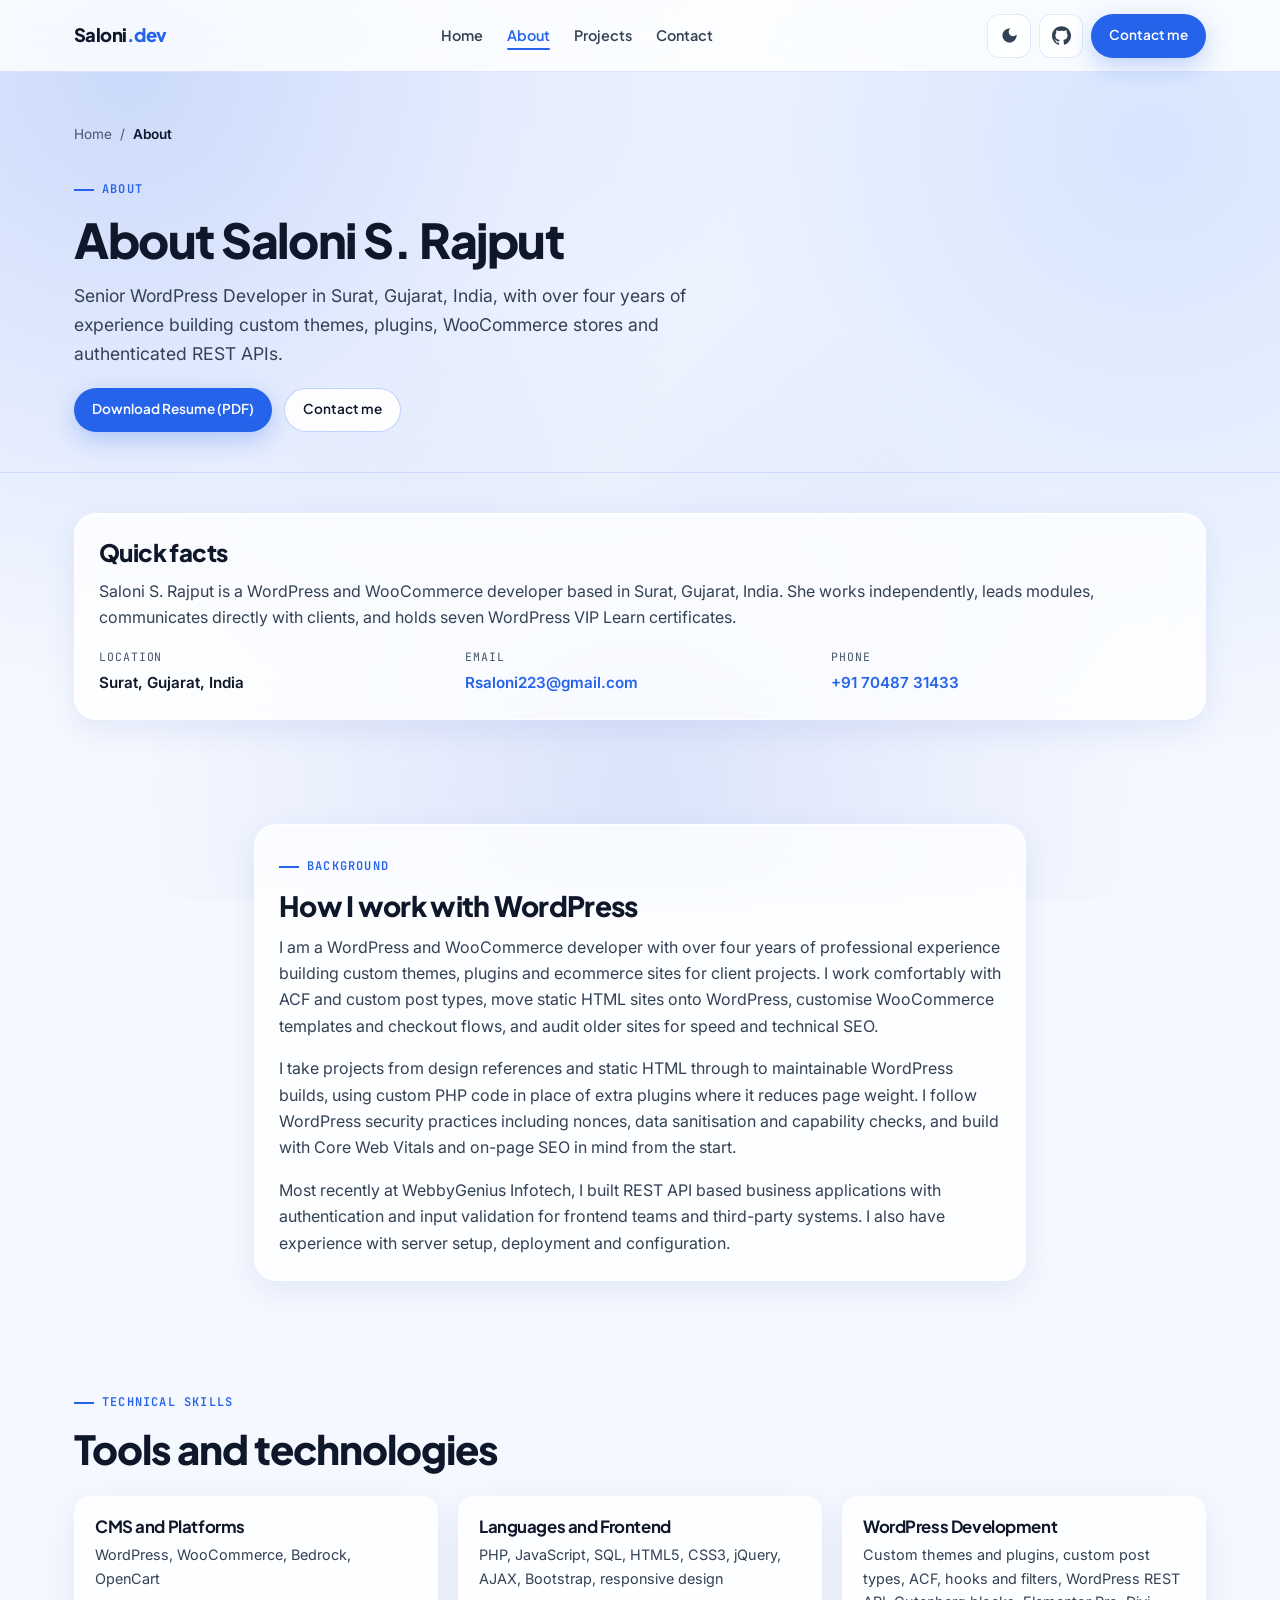
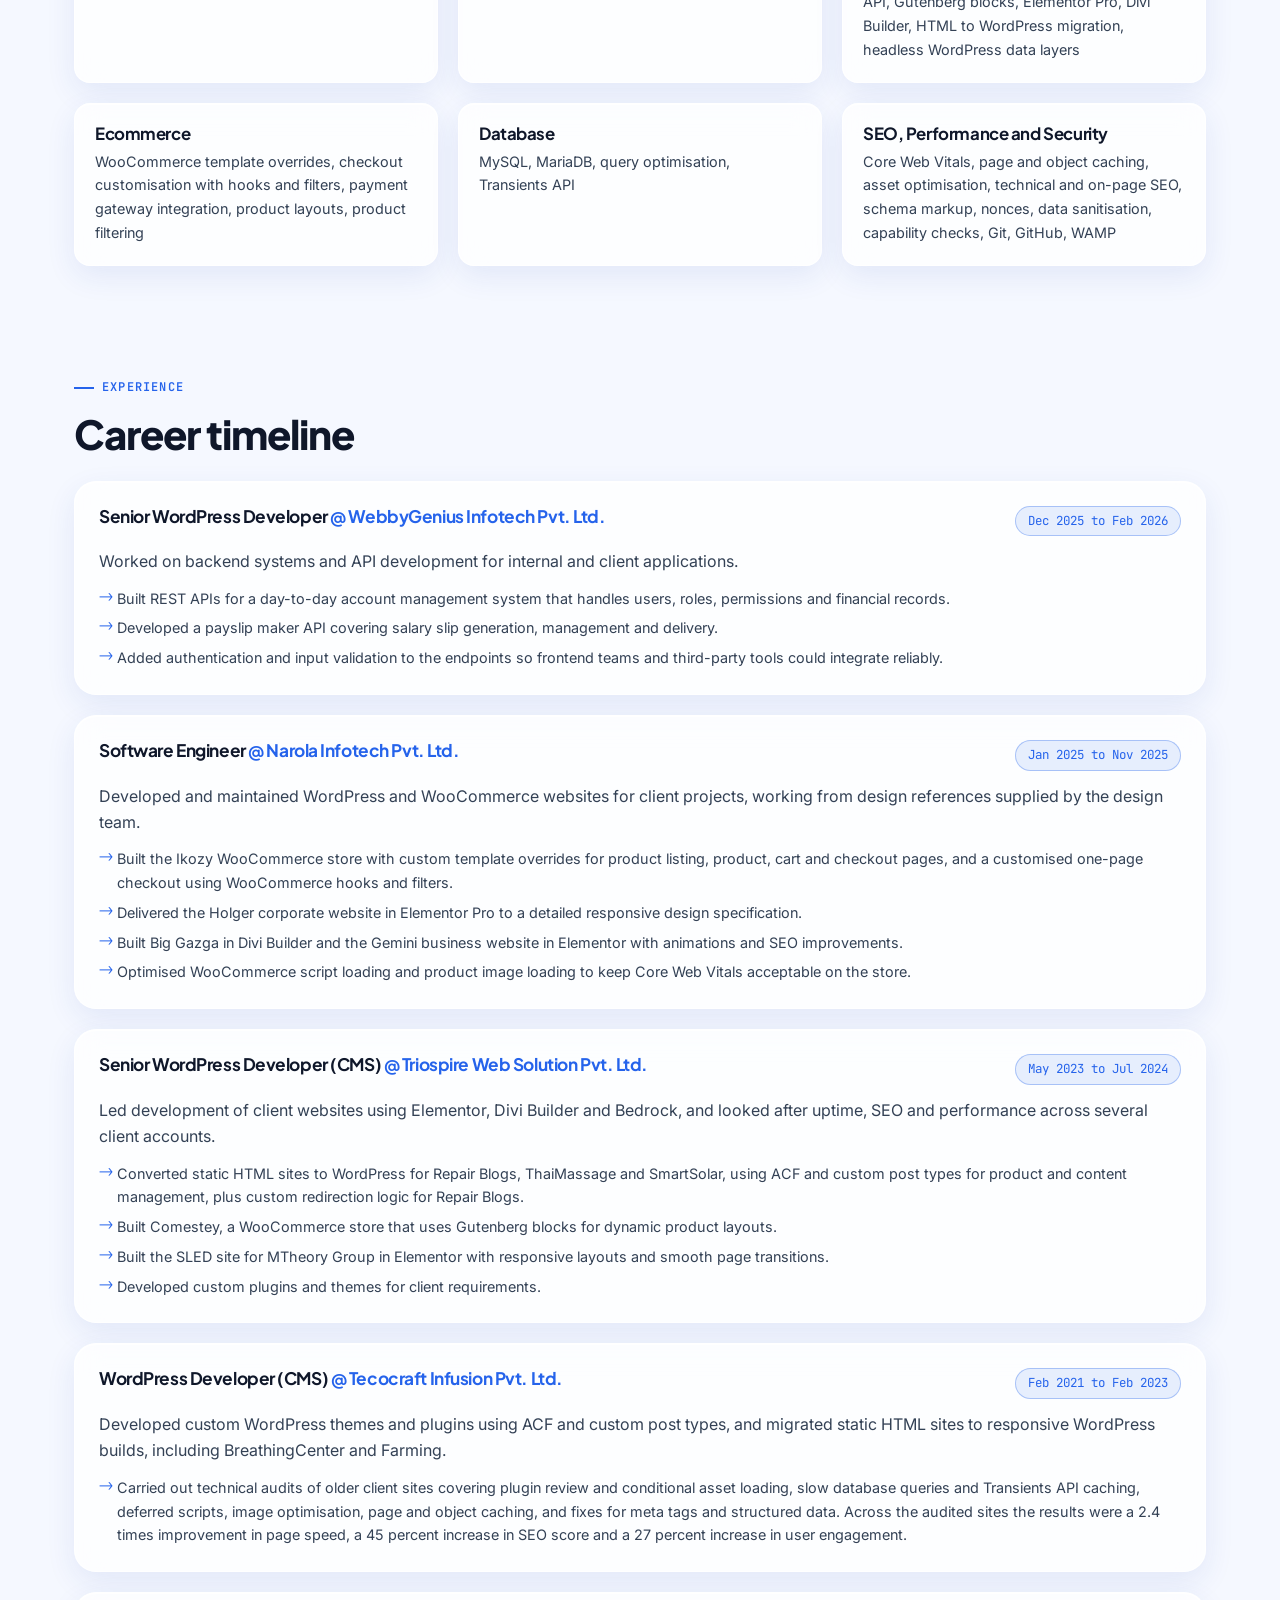
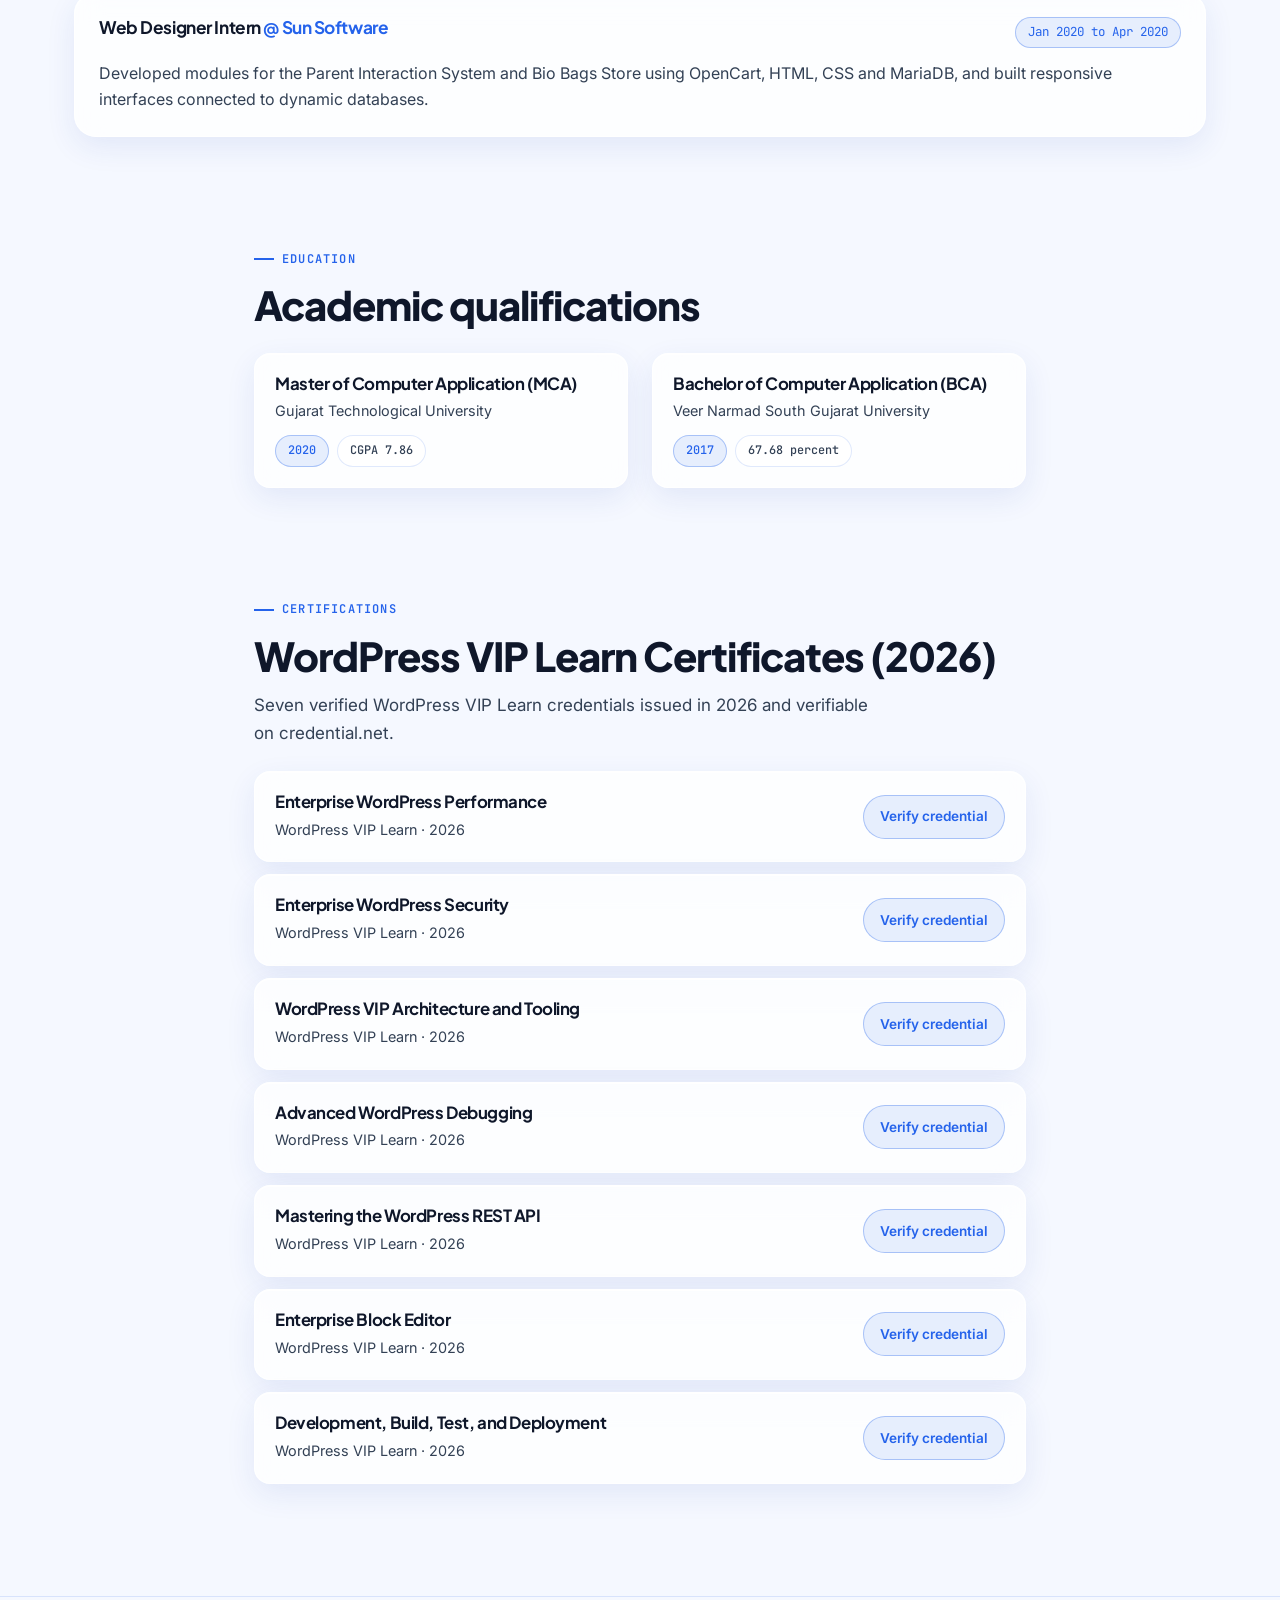
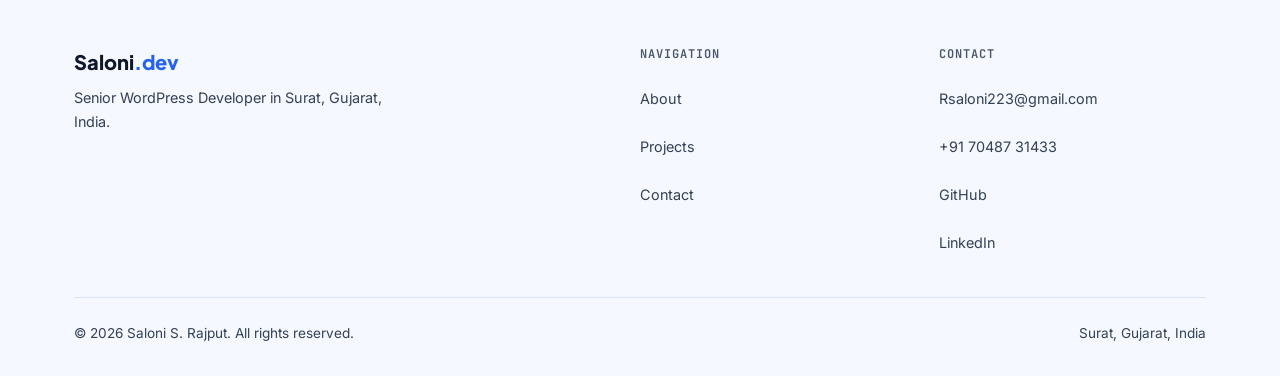
<file: about.html>
<!doctype html>
<html lang="en">
<head>
  <meta charset="UTF-8">
  <meta name="viewport" content="width=device-width, initial-scale=1.0">
  <title>About Saloni S. Rajput | Senior WordPress Developer</title>
  <meta name="description" content="Career timeline, skills, MCA and BCA education, and seven WordPress VIP Learn certificates of Senior WordPress Developer Saloni S. Rajput.">
  <meta name="robots" content="index, follow">
  <meta name="theme-color" content="#2563eb">
  <link rel="canonical" href="https://salonirajput30.github.io/about.html">
  <link rel="manifest" href="manifest.webmanifest">
  <link rel="icon" href="assets/icons/favicon.svg" type="image/svg+xml">
  <link rel="apple-touch-icon" href="assets/icons/apple-touch-icon.png">

  <meta property="og:type" content="profile">
  <meta property="og:url" content="https://salonirajput30.github.io/about.html">
  <meta property="og:title" content="About Saloni S. Rajput | Senior WordPress Developer">
  <meta property="og:description" content="Over four years of WordPress, WooCommerce and REST API development across five roles, MCA and BCA degrees, and seven WordPress VIP Learn certificates.">
  <meta property="og:image" content="https://salonirajput30.github.io/assets/og-image.png">
  <meta property="og:image:width" content="1200">
  <meta property="og:image:height" content="630">
  <meta property="og:site_name" content="Saloni S. Rajput Portfolio">

  <meta name="twitter:card" content="summary_large_image">
  <meta name="twitter:title" content="About Saloni S. Rajput | Senior WordPress Developer">
  <meta name="twitter:description" content="Experience, education and seven WordPress VIP Learn certificates of Saloni S. Rajput.">
  <meta name="twitter:image" content="https://salonirajput30.github.io/assets/og-image.png">

  <link rel="preconnect" href="https://fonts.googleapis.com">
  <link rel="preconnect" href="https://fonts.gstatic.com" crossorigin>
  <link href="https://fonts.googleapis.com/css2?family=Inter:wght@400;500;600&family=JetBrains+Mono:wght@400;500&family=Plus+Jakarta+Sans:wght@600;700;800&display=swap" rel="stylesheet">
  <link rel="stylesheet" href="assets/css/main.css">
  <script>
    (function(){try{var t=localStorage.getItem('saloni-theme');if(t==='dark'||t==='light')document.documentElement.setAttribute('data-theme',t);}catch(e){}})();
  </script>

  <script type="application/ld+json">
  {
    "@context": "https://schema.org",
    "@graph": [
      {
        "@type": "BreadcrumbList",
        "itemListElement": [
          { "@type": "ListItem", "position": 1, "name": "Home", "item": "https://salonirajput30.github.io/" },
          { "@type": "ListItem", "position": 2, "name": "About", "item": "https://salonirajput30.github.io/about.html" }
        ]
      },
      {
        "@type": "ProfilePage",
        "@id": "https://salonirajput30.github.io/about.html#profile",
        "url": "https://salonirajput30.github.io/about.html",
        "name": "About Saloni S. Rajput",
        "mainEntity": {
          "@type": "Person",
          "@id": "https://salonirajput30.github.io/#person",
          "name": "Saloni S. Rajput",
          "jobTitle": "Senior WordPress Developer",
          "email": "Rsaloni223@gmail.com",
          "telephone": "+91 70487 31433",
          "address": {
            "@type": "PostalAddress",
            "addressLocality": "Surat",
            "addressRegion": "Gujarat",
            "addressCountry": "IN"
          },
          "sameAs": [
            "https://github.com/SaloniRajput30",
            "https://www.linkedin.com/in/saloni-rajput-704a52219"
          ],
          "alumniOf": [
            { "@type": "CollegeOrUniversity", "name": "Gujarat Technological University" },
            { "@type": "CollegeOrUniversity", "name": "Veer Narmad South Gujarat University" }
          ]
        }
      }
    ]
  }
  </script>
</head>
<body>
  <a href="#main-content" class="skip-link">Skip to main content</a>

  <header class="site-header" role="banner">
    <div class="nav-inner">
      <a href="index.html" class="nav-wordmark" aria-label="Saloni S. Rajput Home">Saloni<span>.dev</span></a>
      <nav class="nav-links" aria-label="Main navigation">
        <a href="index.html" class="nav-link">Home</a>
        <a href="about.html" class="nav-link active">About</a>
        <a href="projects.html" class="nav-link">Projects</a>
        <a href="contact.html" class="nav-link">Contact</a>
      </nav>
      <div class="nav-actions">
        <button type="button" class="theme-toggle" data-theme-toggle aria-pressed="false" aria-label="Switch to dark mode">
          <svg viewBox="0 0 24 24" aria-hidden="true"><path d="M12 3a9 9 0 1 0 9 9c0-.46-.04-.92-.1-1.36a5.389 5.389 0 0 1-4.4 2.26 5.403 5.403 0 0 1-3.14-9.8c-.44-.06-.9-.1-1.36-.1z"/></svg>
        </button>
        <a href="https://github.com/SaloniRajput30" class="nav-icon-link desktop-only" target="_blank" rel="noopener noreferrer" aria-label="GitHub profile">
          <svg viewBox="0 0 24 24" aria-hidden="true"><path d="M12 .297c-6.63 0-12 5.373-12 12 0 5.303 3.438 9.8 8.205 11.385.6.113.82-.258.82-.577 0-.285-.01-1.04-.015-2.04-3.338.724-4.042-1.61-4.042-1.61C4.422 18.07 3.633 17.7 3.633 17.7c-1.087-.744.084-.729.084-.729 1.205.084 1.838 1.236 1.838 1.236 1.07 1.835 2.809 1.305 3.495.998.108-.776.417-1.305.76-1.605-2.665-.3-5.466-1.332-5.466-5.93 0-1.31.465-2.38 1.235-3.22-.135-.303-.54-1.523.105-3.176 0 0 1.005-.322 3.3 1.23.96-.267 1.98-.399 3-.405 1.02.006 2.04.138 3 .405 2.28-1.552 3.285-1.23 3.285-1.23.645 1.653.24 2.873.12 3.176.765.84 1.23 1.91 1.23 3.22 0 4.61-2.805 5.625-5.475 5.92.42.36.81 1.096.81 2.22 0 1.606-.015 2.896-.015 3.286 0 .315.21.69.825.57C20.565 22.092 24 17.592 24 12.297c0-6.627-5.373-12-12-12"/></svg>
        </a>
        <a href="contact.html" class="btn btn-primary btn-sm nav-cta-desktop">Contact me</a>
        <button type="button" class="nav-hamburger" aria-label="Open menu" aria-expanded="false" aria-controls="mobile-nav">
          <span></span><span></span><span></span>
        </button>
      </div>
    </div>
  </header>

  <div class="mobile-nav" id="mobile-nav" aria-hidden="true" role="dialog" aria-label="Navigation menu">
    <a href="index.html" class="mobile-nav-link">Home</a>
    <a href="about.html" class="mobile-nav-link">About</a>
    <a href="projects.html" class="mobile-nav-link">Projects</a>
    <a href="contact.html" class="mobile-nav-link">Contact</a>
    <div class="mobile-nav-actions">
      <a href="assets/saloni-rajput-wordpress-developer-resume.pdf" class="btn btn-secondary btn-sm" download>Download Resume</a>
      <a href="contact.html" class="btn btn-primary btn-sm">Contact me</a>
    </div>
  </div>

  <main id="main-content">
    <section class="page-hero" aria-labelledby="about-heading">
      <div class="container">
        <nav class="breadcrumb" aria-label="Breadcrumb">
          <a href="index.html" class="breadcrumb-item">Home</a>
          <span aria-hidden="true">/</span>
          <span class="breadcrumb-current">About</span>
        </nav>
        <div class="section-label">About</div>
        <h1 class="page-hero-title" id="about-heading">About Saloni S. Rajput</h1>
        <p class="page-hero-subtitle">
          Senior WordPress Developer in Surat, Gujarat, India, with over four years of experience building custom themes, plugins, WooCommerce stores and authenticated REST APIs.
        </p>
        <div style="margin-top: var(--space-5); display: flex; flex-wrap: wrap; gap: var(--space-3);">
          <a href="assets/saloni-rajput-wordpress-developer-resume.pdf" class="btn btn-primary btn-sm" download>Download Resume (PDF)</a>
          <a href="contact.html" class="btn btn-secondary btn-sm">Contact me</a>
        </div>
      </div>
    </section>

    <!-- QUICK FACTS -->
    <section class="section-sm" aria-labelledby="about-quick-facts">
      <div class="container">
        <div class="quick-facts glass-panel">
          <h2 class="section-heading" id="about-quick-facts" style="font-size: 1.5rem;">Quick facts</h2>
          <p>
            Saloni S. Rajput is a WordPress and WooCommerce developer based in Surat, Gujarat, India. She works independently, leads modules, communicates directly with clients, and holds seven WordPress VIP Learn certificates.
          </p>
          <div class="quick-facts-grid">
            <div>
              <div class="quick-fact-label">Location</div>
              <div class="quick-fact-value">Surat, Gujarat, India</div>
            </div>
            <div>
              <div class="quick-fact-label">Email</div>
              <div class="quick-fact-value"><a href="mailto:Rsaloni223@gmail.com" style="color: var(--accent);">Rsaloni223@gmail.com</a></div>
            </div>
            <div>
              <div class="quick-fact-label">Phone</div>
              <div class="quick-fact-value"><a href="tel:+917048731433" style="color: var(--accent);">+91 70487 31433</a></div>
            </div>
          </div>
        </div>
      </div>
    </section>

    <!-- SUMMARY -->
    <section class="section" aria-labelledby="story-heading">
      <div class="container-sm">
        <div class="card glass-panel">
          <div class="section-label">Background</div>
          <h2 class="section-heading" id="story-heading" style="font-size: 1.75rem;">How I work with WordPress</h2>
          <p style="margin-bottom: var(--space-4);">
            I am a WordPress and WooCommerce developer with over four years of professional experience building custom themes, plugins and ecommerce sites for client projects. I work comfortably with ACF and custom post types, move static HTML sites onto WordPress, customise WooCommerce templates and checkout flows, and audit older sites for speed and technical SEO.
          </p>
          <p style="margin-bottom: var(--space-4);">
            I take projects from design references and static HTML through to maintainable WordPress builds, using custom PHP code in place of extra plugins where it reduces page weight. I follow WordPress security practices including nonces, data sanitisation and capability checks, and build with Core Web Vitals and on-page SEO in mind from the start.
          </p>
          <p>
            Most recently at WebbyGenius Infotech, I built REST API based business applications with authentication and input validation for frontend teams and third-party systems. I also have experience with server setup, deployment and configuration.
          </p>
        </div>
      </div>
    </section>

    <!-- TECHNICAL SKILLS -->
    <section class="section-sm" aria-labelledby="skills-heading">
      <div class="container">
        <div class="section-label">Technical Skills</div>
        <h2 class="section-heading" id="skills-heading" style="margin-bottom: var(--space-6);">Tools and technologies</h2>
        <div class="grid-3">
          <div class="skill-group glass-panel">
            <h3 class="service-title">CMS and Platforms</h3>
            <p class="service-desc">WordPress, WooCommerce, Bedrock, OpenCart</p>
          </div>
          <div class="skill-group glass-panel">
            <h3 class="service-title">Languages and Frontend</h3>
            <p class="service-desc">PHP, JavaScript, SQL, HTML5, CSS3, jQuery, AJAX, Bootstrap, responsive design</p>
          </div>
          <div class="skill-group glass-panel">
            <h3 class="service-title">WordPress Development</h3>
            <p class="service-desc">Custom themes and plugins, custom post types, ACF, hooks and filters, WordPress REST API, Gutenberg blocks, Elementor Pro, Divi Builder, HTML to WordPress migration, headless WordPress data layers</p>
          </div>
          <div class="skill-group glass-panel">
            <h3 class="service-title">Ecommerce</h3>
            <p class="service-desc">WooCommerce template overrides, checkout customisation with hooks and filters, payment gateway integration, product layouts, product filtering</p>
          </div>
          <div class="skill-group glass-panel">
            <h3 class="service-title">Database</h3>
            <p class="service-desc">MySQL, MariaDB, query optimisation, Transients API</p>
          </div>
          <div class="skill-group glass-panel">
            <h3 class="service-title">SEO, Performance and Security</h3>
            <p class="service-desc">Core Web Vitals, page and object caching, asset optimisation, technical and on-page SEO, schema markup, nonces, data sanitisation, capability checks, Git, GitHub, WAMP</p>
          </div>
        </div>
      </div>
    </section>

    <!-- EXPERIENCE TIMELINE -->
    <section class="section" aria-labelledby="exp-heading">
      <div class="container">
        <div class="section-label">Experience</div>
        <h2 class="section-heading" id="exp-heading" style="margin-bottom: var(--space-6);">Career timeline</h2>
        <div class="timeline">
          <article class="timeline-item glass-panel">
            <div class="timeline-header">
              <h3 class="timeline-role">Senior WordPress Developer <span class="timeline-company">@ WebbyGenius Infotech Pvt. Ltd.</span></h3>
              <span class="timeline-period">Dec 2025 to Feb 2026</span>
            </div>
            <p>Worked on backend systems and API development for internal and client applications.</p>
            <ul class="timeline-achievements">
              <li>Built REST APIs for a day-to-day account management system that handles users, roles, permissions and financial records.</li>
              <li>Developed a payslip maker API covering salary slip generation, management and delivery.</li>
              <li>Added authentication and input validation to the endpoints so frontend teams and third-party tools could integrate reliably.</li>
            </ul>
          </article>

          <article class="timeline-item glass-panel">
            <div class="timeline-header">
              <h3 class="timeline-role">Software Engineer <span class="timeline-company">@ Narola Infotech Pvt. Ltd.</span></h3>
              <span class="timeline-period">Jan 2025 to Nov 2025</span>
            </div>
            <p>Developed and maintained WordPress and WooCommerce websites for client projects, working from design references supplied by the design team.</p>
            <ul class="timeline-achievements">
              <li>Built the Ikozy WooCommerce store with custom template overrides for product listing, product, cart and checkout pages, and a customised one-page checkout using WooCommerce hooks and filters.</li>
              <li>Delivered the Holger corporate website in Elementor Pro to a detailed responsive design specification.</li>
              <li>Built Big Gazga in Divi Builder and the Gemini business website in Elementor with animations and SEO improvements.</li>
              <li>Optimised WooCommerce script loading and product image loading to keep Core Web Vitals acceptable on the store.</li>
            </ul>
          </article>

          <article class="timeline-item glass-panel">
            <div class="timeline-header">
              <h3 class="timeline-role">Senior WordPress Developer (CMS) <span class="timeline-company">@ Triospire Web Solution Pvt. Ltd.</span></h3>
              <span class="timeline-period">May 2023 to Jul 2024</span>
            </div>
            <p>Led development of client websites using Elementor, Divi Builder and Bedrock, and looked after uptime, SEO and performance across several client accounts.</p>
            <ul class="timeline-achievements">
              <li>Converted static HTML sites to WordPress for Repair Blogs, ThaiMassage and SmartSolar, using ACF and custom post types for product and content management, plus custom redirection logic for Repair Blogs.</li>
              <li>Built Comestey, a WooCommerce store that uses Gutenberg blocks for dynamic product layouts.</li>
              <li>Built the SLED site for MTheory Group in Elementor with responsive layouts and smooth page transitions.</li>
              <li>Developed custom plugins and themes for client requirements.</li>
            </ul>
          </article>

          <article class="timeline-item glass-panel">
            <div class="timeline-header">
              <h3 class="timeline-role">WordPress Developer (CMS) <span class="timeline-company">@ Tecocraft Infusion Pvt. Ltd.</span></h3>
              <span class="timeline-period">Feb 2021 to Feb 2023</span>
            </div>
            <p>Developed custom WordPress themes and plugins using ACF and custom post types, and migrated static HTML sites to responsive WordPress builds, including BreathingCenter and Farming.</p>
            <ul class="timeline-achievements">
              <li>Carried out technical audits of older client sites covering plugin review and conditional asset loading, slow database queries and Transients API caching, deferred scripts, image optimisation, page and object caching, and fixes for meta tags and structured data. Across the audited sites the results were a 2.4 times improvement in page speed, a 45 percent increase in SEO score and a 27 percent increase in user engagement.</li>
            </ul>
          </article>

          <article class="timeline-item glass-panel">
            <div class="timeline-header">
              <h3 class="timeline-role">Web Designer Intern <span class="timeline-company">@ Sun Software</span></h3>
              <span class="timeline-period">Jan 2020 to Apr 2020</span>
            </div>
            <p>Developed modules for the Parent Interaction System and Bio Bags Store using OpenCart, HTML, CSS and MariaDB, and built responsive interfaces connected to dynamic databases.</p>
          </article>
        </div>
      </div>
    </section>

    <!-- EDUCATION -->
    <section class="section-sm" aria-labelledby="education-heading">
      <div class="container-sm">
        <div class="section-label">Education</div>
        <h2 class="section-heading" id="education-heading" style="margin-bottom: var(--space-6);">Academic qualifications</h2>
        <div class="grid-2">
          <div class="edu-card glass-panel">
            <h3 class="edu-degree">Master of Computer Application (MCA)</h3>
            <p class="edu-institution">Gujarat Technological University</p>
            <div style="margin-top: var(--space-3); display: flex; gap: 8px; flex-wrap: wrap;">
              <span class="badge badge-accent">2020</span>
              <span class="badge">CGPA 7.86</span>
            </div>
          </div>
          <div class="edu-card glass-panel">
            <h3 class="edu-degree">Bachelor of Computer Application (BCA)</h3>
            <p class="edu-institution">Veer Narmad South Gujarat University</p>
            <div style="margin-top: var(--space-3); display: flex; gap: 8px; flex-wrap: wrap;">
              <span class="badge badge-accent">2017</span>
              <span class="badge">67.68 percent</span>
            </div>
          </div>
        </div>
      </div>
    </section>

    <!-- CERTIFICATIONS -->
    <section class="section" aria-labelledby="certs-heading">
      <div class="container-sm">
        <div class="section-label">Certifications</div>
        <h2 class="section-heading" id="certs-heading">WordPress VIP Learn Certificates (2026)</h2>
        <p class="section-subheading" style="margin-bottom: var(--space-6);">
          Seven verified WordPress VIP Learn credentials issued in 2026 and verifiable on credential.net.
        </p>

        <div style="display: flex; flex-direction: column; gap: var(--space-3);">
          <div class="cert-card glass-panel">
            <div class="cert-body">
              <h3 class="cert-title">Enterprise WordPress Performance</h3>
              <div class="cert-issuer">WordPress VIP Learn · 2026</div>
            </div>
            <a href="https://www.credential.net/c1ced2d9-0975-4fbf-8c25-374edeb745b1?username=salonirajput785162" class="cert-verify-link" target="_blank" rel="noopener noreferrer">Verify credential</a>
          </div>
          <div class="cert-card glass-panel">
            <div class="cert-body">
              <h3 class="cert-title">Enterprise WordPress Security</h3>
              <div class="cert-issuer">WordPress VIP Learn · 2026</div>
            </div>
            <a href="https://www.credential.net/77e09fc0-7db5-4d97-8102-c929dbbced21?username=salonirajput785162" class="cert-verify-link" target="_blank" rel="noopener noreferrer">Verify credential</a>
          </div>
          <div class="cert-card glass-panel">
            <div class="cert-body">
              <h3 class="cert-title">WordPress VIP Architecture and Tooling</h3>
              <div class="cert-issuer">WordPress VIP Learn · 2026</div>
            </div>
            <a href="https://www.credential.net/1032265c-eb5f-4b49-a248-3f14e7a91b2b?username=salonirajput785162" class="cert-verify-link" target="_blank" rel="noopener noreferrer">Verify credential</a>
          </div>
          <div class="cert-card glass-panel">
            <div class="cert-body">
              <h3 class="cert-title">Advanced WordPress Debugging</h3>
              <div class="cert-issuer">WordPress VIP Learn · 2026</div>
            </div>
            <a href="https://www.credential.net/7d567d24-cdab-489f-92f1-6bde8c381cf5?username=salonirajput785162" class="cert-verify-link" target="_blank" rel="noopener noreferrer">Verify credential</a>
          </div>
          <div class="cert-card glass-panel">
            <div class="cert-body">
              <h3 class="cert-title">Mastering the WordPress REST API</h3>
              <div class="cert-issuer">WordPress VIP Learn · 2026</div>
            </div>
            <a href="https://www.credential.net/63a225f0-788e-411f-ad4c-eba5b0411f3b?username=salonirajput785162" class="cert-verify-link" target="_blank" rel="noopener noreferrer">Verify credential</a>
          </div>
          <div class="cert-card glass-panel">
            <div class="cert-body">
              <h3 class="cert-title">Enterprise Block Editor</h3>
              <div class="cert-issuer">WordPress VIP Learn · 2026</div>
            </div>
            <a href="https://www.credential.net/9d018574-5424-4cf7-bd55-b71345c0d114?username=salonirajput785162" class="cert-verify-link" target="_blank" rel="noopener noreferrer">Verify credential</a>
          </div>
          <div class="cert-card glass-panel">
            <div class="cert-body">
              <h3 class="cert-title">Development, Build, Test, and Deployment</h3>
              <div class="cert-issuer">WordPress VIP Learn · 2026</div>
            </div>
            <a href="https://www.credential.net/497ffed3-bb5b-49ec-96b9-c4aed5fb58a0?username=salonirajput785162" class="cert-verify-link" target="_blank" rel="noopener noreferrer">Verify credential</a>
          </div>
        </div>
      </div>
    </section>
  </main>

  <footer class="site-footer" role="contentinfo">
    <div class="container">
      <div class="footer-inner">
        <div>
          <div class="footer-brand-name">Saloni<span>.dev</span></div>
          <p class="footer-tagline">Senior WordPress Developer in Surat, Gujarat, India.</p>
        </div>
        <div>
          <div class="footer-col-title">Navigation</div>
          <div class="footer-links">
            <a href="about.html" class="footer-link">About</a>
            <a href="projects.html" class="footer-link">Projects</a>
            <a href="contact.html" class="footer-link">Contact</a>
          </div>
        </div>
        <div>
          <div class="footer-col-title">Contact</div>
          <div class="footer-links">
            <a href="mailto:Rsaloni223@gmail.com" class="footer-link">Rsaloni223@gmail.com</a>
            <a href="tel:+917048731433" class="footer-link">+91 70487 31433</a>
            <a href="https://github.com/SaloniRajput30" class="footer-link" target="_blank" rel="noopener noreferrer">GitHub</a>
            <a href="https://www.linkedin.com/in/saloni-rajput-704a52219" class="footer-link" target="_blank" rel="noopener noreferrer">LinkedIn</a>
          </div>
        </div>
      </div>
      <div class="footer-bottom">
        <p>&copy; <span data-year>2026</span> Saloni S. Rajput. All rights reserved.</p>
        <p>Surat, Gujarat, India</p>
      </div>
    </div>
  </footer>

  <script src="assets/js/app.js" defer></script>
</body>
</html>
</file>
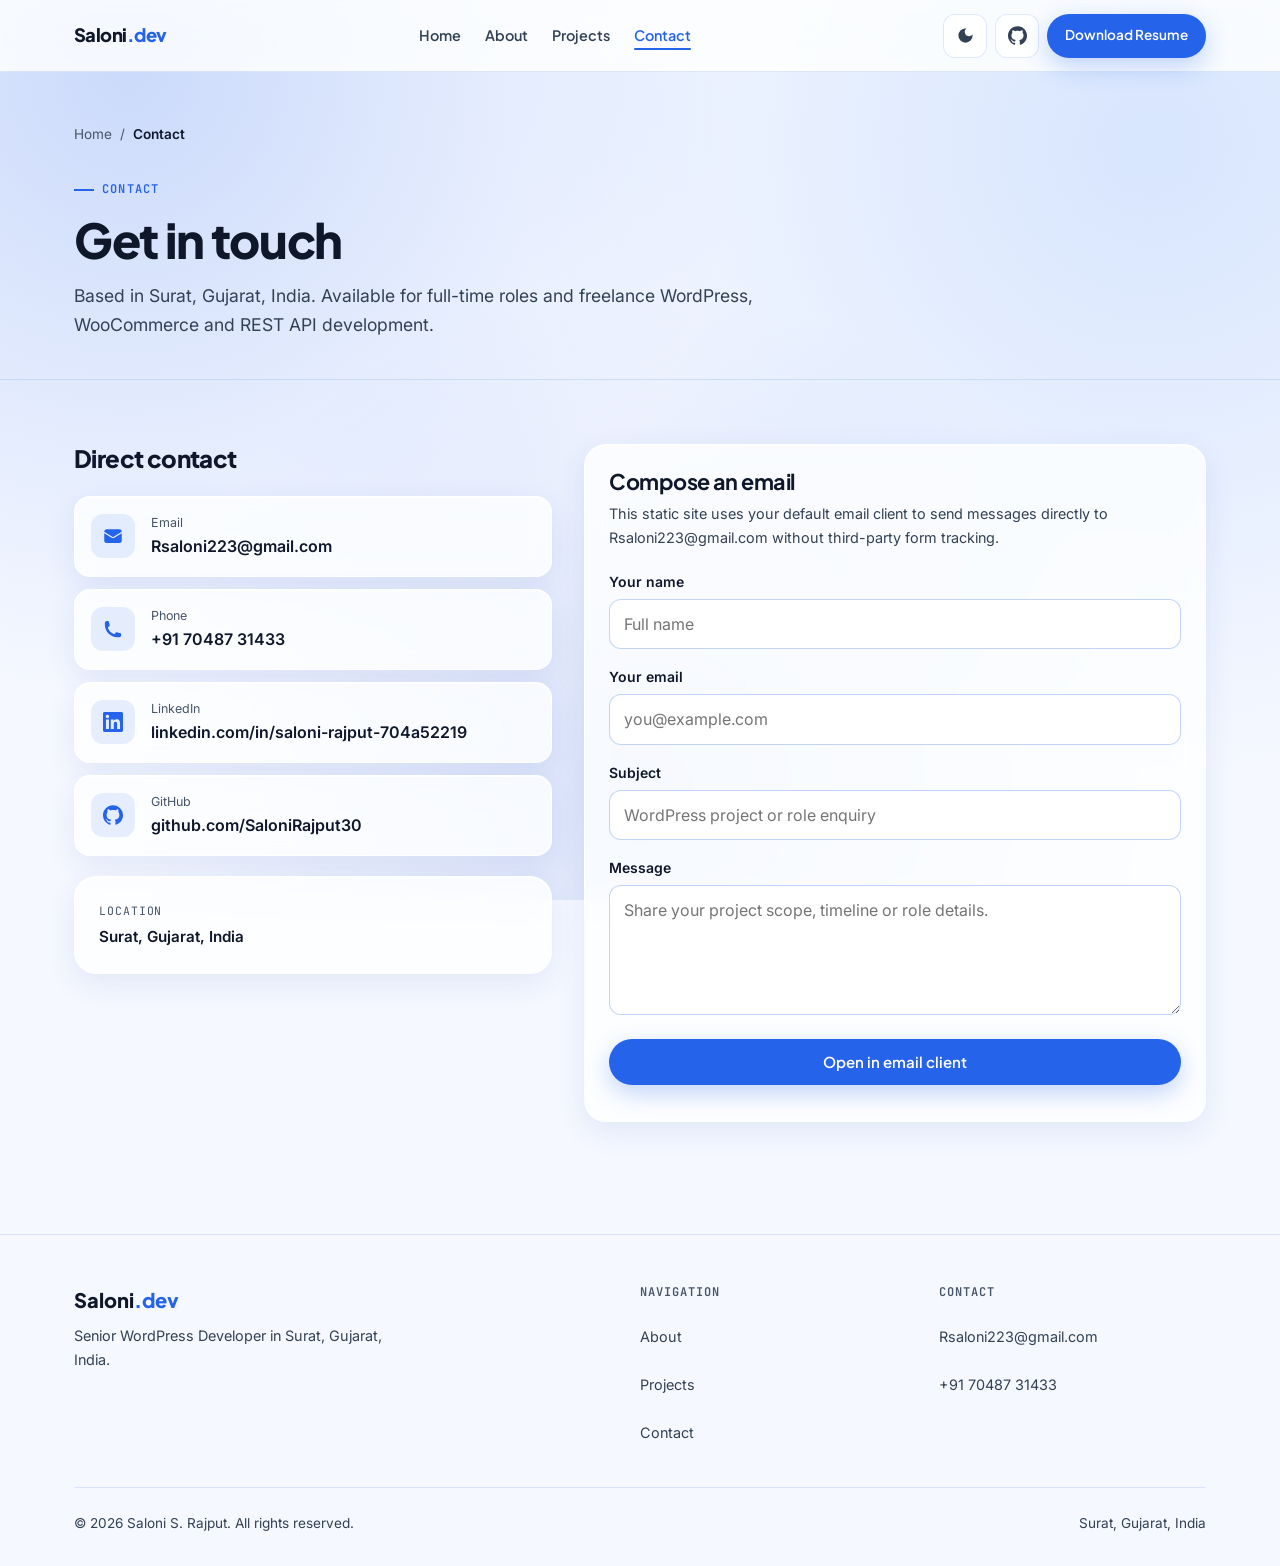
<file: contact.html>
<!doctype html>
<html lang="en">
<head>
  <meta charset="UTF-8">
  <meta name="viewport" content="width=device-width, initial-scale=1.0">
  <title>Contact Saloni S. Rajput | WordPress Developer</title>
  <meta name="description" content="Contact Saloni S. Rajput in Surat, India for WordPress, WooCommerce, REST API and performance projects via email or phone.">
  <meta name="robots" content="index, follow">
  <meta name="theme-color" content="#2563eb">
  <link rel="canonical" href="https://salonirajput30.github.io/contact.html">
  <link rel="manifest" href="manifest.webmanifest">
  <link rel="icon" href="assets/icons/favicon.svg" type="image/svg+xml">
  <link rel="apple-touch-icon" href="assets/icons/apple-touch-icon.png">

  <meta property="og:type" content="website">
  <meta property="og:url" content="https://salonirajput30.github.io/contact.html">
  <meta property="og:title" content="Contact Saloni S. Rajput | Senior WordPress Developer">
  <meta property="og:description" content="Email Rsaloni223@gmail.com or call +91 70487 31433 to discuss WordPress, WooCommerce or REST API development.">
  <meta property="og:image" content="https://salonirajput30.github.io/assets/og-image.png">
  <meta property="og:image:width" content="1200">
  <meta property="og:image:height" content="630">
  <meta property="og:site_name" content="Saloni S. Rajput Portfolio">

  <meta name="twitter:card" content="summary_large_image">
  <meta name="twitter:title" content="Contact Saloni S. Rajput | Senior WordPress Developer">
  <meta name="twitter:description" content="Reach Saloni S. Rajput in Surat, India for WordPress and WooCommerce work.">
  <meta name="twitter:image" content="https://salonirajput30.github.io/assets/og-image.png">

  <link rel="preconnect" href="https://fonts.googleapis.com">
  <link rel="preconnect" href="https://fonts.gstatic.com" crossorigin>
  <link href="https://fonts.googleapis.com/css2?family=Inter:wght@400;500;600&family=JetBrains+Mono:wght@400;500&family=Plus+Jakarta+Sans:wght@600;700;800&display=swap" rel="stylesheet">
  <link rel="stylesheet" href="assets/css/main.css">
  <script>
    (function(){try{var t=localStorage.getItem('saloni-theme');if(t==='dark'||t==='light')document.documentElement.setAttribute('data-theme',t);}catch(e){}})();
  </script>

  <script type="application/ld+json">
  {
    "@context": "https://schema.org",
    "@graph": [
      {
        "@type": "BreadcrumbList",
        "itemListElement": [
          { "@type": "ListItem", "position": 1, "name": "Home", "item": "https://salonirajput30.github.io/" },
          { "@type": "ListItem", "position": 2, "name": "Contact", "item": "https://salonirajput30.github.io/contact.html" }
        ]
      },
      {
        "@type": "ContactPage",
        "@id": "https://salonirajput30.github.io/contact.html#contact",
        "url": "https://salonirajput30.github.io/contact.html",
        "name": "Contact Saloni S. Rajput",
        "mainEntity": { "@id": "https://salonirajput30.github.io/#person" }
      }
    ]
  }
  </script>
</head>
<body>
  <a href="#main-content" class="skip-link">Skip to main content</a>

  <header class="site-header" role="banner">
    <div class="nav-inner">
      <a href="index.html" class="nav-wordmark" aria-label="Saloni S. Rajput Home">Saloni<span>.dev</span></a>
      <nav class="nav-links" aria-label="Main navigation">
        <a href="index.html" class="nav-link">Home</a>
        <a href="about.html" class="nav-link">About</a>
        <a href="projects.html" class="nav-link">Projects</a>
        <a href="contact.html" class="nav-link active">Contact</a>
      </nav>
      <div class="nav-actions">
        <button type="button" class="theme-toggle" data-theme-toggle aria-pressed="false" aria-label="Switch to dark mode">
          <svg viewBox="0 0 24 24" aria-hidden="true"><path d="M12 3a9 9 0 1 0 9 9c0-.46-.04-.92-.1-1.36a5.389 5.389 0 0 1-4.4 2.26 5.403 5.403 0 0 1-3.14-9.8c-.44-.06-.9-.1-1.36-.1z"/></svg>
        </button>
        <a href="https://github.com/SaloniRajput30" class="nav-icon-link desktop-only" target="_blank" rel="noopener noreferrer" aria-label="GitHub profile">
          <svg viewBox="0 0 24 24" aria-hidden="true"><path d="M12 .297c-6.63 0-12 5.373-12 12 0 5.303 3.438 9.8 8.205 11.385.6.113.82-.258.82-.577 0-.285-.01-1.04-.015-2.04-3.338.724-4.042-1.61-4.042-1.61C4.422 18.07 3.633 17.7 3.633 17.7c-1.087-.744.084-.729.084-.729 1.205.084 1.838 1.236 1.838 1.236 1.07 1.835 2.809 1.305 3.495.998.108-.776.417-1.305.76-1.605-2.665-.3-5.466-1.332-5.466-5.93 0-1.31.465-2.38 1.235-3.22-.135-.303-.54-1.523.105-3.176 0 0 1.005-.322 3.3 1.23.96-.267 1.98-.399 3-.405 1.02.006 2.04.138 3 .405 2.28-1.552 3.285-1.23 3.285-1.23.645 1.653.24 2.873.12 3.176.765.84 1.23 1.91 1.23 3.22 0 4.61-2.805 5.625-5.475 5.92.42.36.81 1.096.81 2.22 0 1.606-.015 2.896-.015 3.286 0 .315.21.69.825.57C20.565 22.092 24 17.592 24 12.297c0-6.627-5.373-12-12-12"/></svg>
        </a>
        <a href="assets/saloni-rajput-wordpress-developer-resume.pdf" class="btn btn-primary btn-sm nav-cta-desktop" download>Download Resume</a>
        <button type="button" class="nav-hamburger" aria-label="Open menu" aria-expanded="false" aria-controls="mobile-nav">
          <span></span><span></span><span></span>
        </button>
      </div>
    </div>
  </header>

  <div class="mobile-nav" id="mobile-nav" aria-hidden="true" role="dialog" aria-label="Navigation menu">
    <a href="index.html" class="mobile-nav-link">Home</a>
    <a href="about.html" class="mobile-nav-link">About</a>
    <a href="projects.html" class="mobile-nav-link">Projects</a>
    <a href="contact.html" class="mobile-nav-link">Contact</a>
    <div class="mobile-nav-actions">
      <a href="assets/saloni-rajput-wordpress-developer-resume.pdf" class="btn btn-secondary btn-sm" download>Download Resume</a>
      <a href="mailto:Rsaloni223@gmail.com" class="btn btn-primary btn-sm">Email me</a>
    </div>
  </div>

  <main id="main-content">
    <section class="page-hero" aria-labelledby="contact-heading">
      <div class="container">
        <nav class="breadcrumb" aria-label="Breadcrumb">
          <a href="index.html" class="breadcrumb-item">Home</a>
          <span aria-hidden="true">/</span>
          <span class="breadcrumb-current">Contact</span>
        </nav>
        <div class="section-label">Contact</div>
        <h1 class="page-hero-title" id="contact-heading">Get in touch</h1>
        <p class="page-hero-subtitle">
          Based in Surat, Gujarat, India. Available for full-time roles and freelance WordPress, WooCommerce and REST API development.
        </p>
      </div>
    </section>

    <section class="section" aria-labelledby="contact-details-heading">
      <div class="container">
        <div class="contact-grid">
          <div style="display: flex; flex-direction: column; gap: var(--space-3);">
            <h2 class="section-heading" id="contact-details-heading" style="font-size: 1.5rem;">Direct contact</h2>
            <a href="mailto:Rsaloni223@gmail.com" class="contact-link glass-panel">
              <div class="contact-link-icon" aria-hidden="true">
                <svg viewBox="0 0 24 24"><path d="M1.5 8.67v8.58a3 3 0 003 3h15a3 3 0 003-3V8.67l-8.928 5.493a3 3 0 01-3.144 0L1.5 8.67z"/><path d="M22.5 6.908V6.75a3 3 0 00-3-3h-15a3 3 0 00-3 3v.158l9.714 5.978a1.5 1.5 0 001.572 0L22.5 6.908z"/></svg>
              </div>
              <div>
                <div class="contact-link-label">Email</div>
                <div class="contact-link-value">Rsaloni223@gmail.com</div>
              </div>
            </a>

            <a href="tel:+917048731433" class="contact-link glass-panel">
              <div class="contact-link-icon" aria-hidden="true">
                <svg viewBox="0 0 24 24"><path d="M2.25 6.75c0 8.284 6.716 15 15 15h2.25a2.25 2.25 0 002.25-2.25v-1.372c0-.516-.351-.966-.852-1.091l-4.423-1.106c-.44-.11-.902.055-1.173.417l-.97 1.293c-.282.376-.769.542-1.21.38a12.035 12.035 0 01-7.143-7.143c-.162-.441.004-.928.38-1.21l1.293-.97c.363-.271.527-.734.417-1.173L6.963 3.102a1.125 1.125 0 00-1.091-.852H4.5A2.25 2.25 0 002.25 4.5v2.25z"/></svg>
              </div>
              <div>
                <div class="contact-link-label">Phone</div>
                <div class="contact-link-value">+91 70487 31433</div>
              </div>
            </a>

            <a href="https://www.linkedin.com/in/saloni-rajput-704a52219" class="contact-link glass-panel" target="_blank" rel="noopener noreferrer">
              <div class="contact-link-icon" aria-hidden="true">
                <svg viewBox="0 0 24 24"><path d="M20.447 20.452h-3.554v-5.569c0-1.328-.027-3.037-1.852-3.037-1.853 0-2.136 1.445-2.136 2.939v5.667H9.351V9h3.414v1.561h.046c.477-.9 1.637-1.85 3.37-1.85 3.601 0 4.267 2.37 4.267 5.455v6.286zM5.337 7.433c-1.144 0-2.063-.926-2.063-2.065 0-1.138.92-2.063 2.063-2.063 1.14 0 2.064.925 2.064 2.063 0 1.139-.925 2.065-2.064 2.065zm1.782 13.019H3.555V9h3.564v11.452zM22.225 0H1.771C.792 0 0 .774 0 1.729v20.542C0 23.227.792 24 1.771 24h20.451C23.2 24 24 23.227 24 22.271V1.729C24 .774 23.2 0 22.222 0h.003z"/></svg>
              </div>
              <div>
                <div class="contact-link-label">LinkedIn</div>
                <div class="contact-link-value">linkedin.com/in/saloni-rajput-704a52219</div>
              </div>
            </a>

            <a href="https://github.com/SaloniRajput30" class="contact-link glass-panel" target="_blank" rel="noopener noreferrer">
              <div class="contact-link-icon" aria-hidden="true">
                <svg viewBox="0 0 24 24"><path d="M12 .297c-6.63 0-12 5.373-12 12 0 5.303 3.438 9.8 8.205 11.385.6.113.82-.258.82-.577 0-.285-.01-1.04-.015-2.04-3.338.724-4.042-1.61-4.042-1.61C4.422 18.07 3.633 17.7 3.633 17.7c-1.087-.744.084-.729.084-.729 1.205.084 1.838 1.236 1.838 1.236 1.07 1.835 2.809 1.305 3.495.998.108-.776.417-1.305.76-1.605-2.665-.3-5.466-1.332-5.466-5.93 0-1.31.465-2.38 1.235-3.22-.135-.303-.54-1.523.105-3.176 0 0 1.005-.322 3.3 1.23.96-.267 1.98-.399 3-.405 1.02.006 2.04.138 3 .405 2.28-1.552 3.285-1.23 3.285-1.23.645 1.653.24 2.873.12 3.176.765.84 1.23 1.91 1.23 3.22 0 4.61-2.805 5.625-5.475 5.92.42.36.81 1.096.81 2.22 0 1.606-.015 2.896-.015 3.286 0 .315.21.69.825.57C20.565 22.092 24 17.592 24 12.297c0-6.627-5.373-12-12-12"/></svg>
              </div>
              <div>
                <div class="contact-link-label">GitHub</div>
                <div class="contact-link-value">github.com/SaloniRajput30</div>
              </div>
            </a>

            <div class="card glass-panel" style="margin-top: var(--space-2);">
              <div class="quick-fact-label">Location</div>
              <div class="quick-fact-value">Surat, Gujarat, India</div>
            </div>
          </div>

          <div class="card glass-panel">
            <h2 style="font-size: 1.35rem; margin-bottom: var(--space-2);">Compose an email</h2>
            <p style="font-size: 0.9rem; margin-bottom: var(--space-5);">
              This static site uses your default email client to send messages directly to Rsaloni223@gmail.com without third-party form tracking.
            </p>
            <form id="contact-form" aria-label="Compose email to Saloni S. Rajput" novalidate>
              <div class="form-group">
                <label class="form-label" for="contact-name">Your name</label>
                <input class="form-input" type="text" id="contact-name" name="name" required autocomplete="name" placeholder="Full name">
              </div>
              <div class="form-group">
                <label class="form-label" for="contact-email">Your email</label>
                <input class="form-input" type="email" id="contact-email" name="email" required autocomplete="email" placeholder="you@example.com">
              </div>
              <div class="form-group">
                <label class="form-label" for="contact-subject">Subject</label>
                <input class="form-input" type="text" id="contact-subject" name="subject" required placeholder="WordPress project or role enquiry">
              </div>
              <div class="form-group">
                <label class="form-label" for="contact-message">Message</label>
                <textarea class="form-textarea" id="contact-message" name="message" required placeholder="Share your project scope, timeline or role details."></textarea>
              </div>
              <button type="submit" class="btn btn-primary" style="width: 100%;">Open in email client</button>
              <p id="form-status" role="status" aria-live="polite" style="font-size: 0.85rem; margin-top: var(--space-3);"></p>
            </form>
          </div>
        </div>
      </div>
    </section>
  </main>

  <footer class="site-footer" role="contentinfo">
    <div class="container">
      <div class="footer-inner">
        <div>
          <div class="footer-brand-name">Saloni<span>.dev</span></div>
          <p class="footer-tagline">Senior WordPress Developer in Surat, Gujarat, India.</p>
        </div>
        <div>
          <div class="footer-col-title">Navigation</div>
          <div class="footer-links">
            <a href="about.html" class="footer-link">About</a>
            <a href="projects.html" class="footer-link">Projects</a>
            <a href="contact.html" class="footer-link">Contact</a>
          </div>
        </div>
        <div>
          <div class="footer-col-title">Contact</div>
          <div class="footer-links">
            <a href="mailto:Rsaloni223@gmail.com" class="footer-link">Rsaloni223@gmail.com</a>
            <a href="tel:+917048731433" class="footer-link">+91 70487 31433</a>
          </div>
        </div>
      </div>
      <div class="footer-bottom">
        <p>&copy; <span data-year>2026</span> Saloni S. Rajput. All rights reserved.</p>
        <p>Surat, Gujarat, India</p>
      </div>
    </div>
  </footer>

  <script src="assets/js/app.js" defer></script>
</body>
</html>
</file>
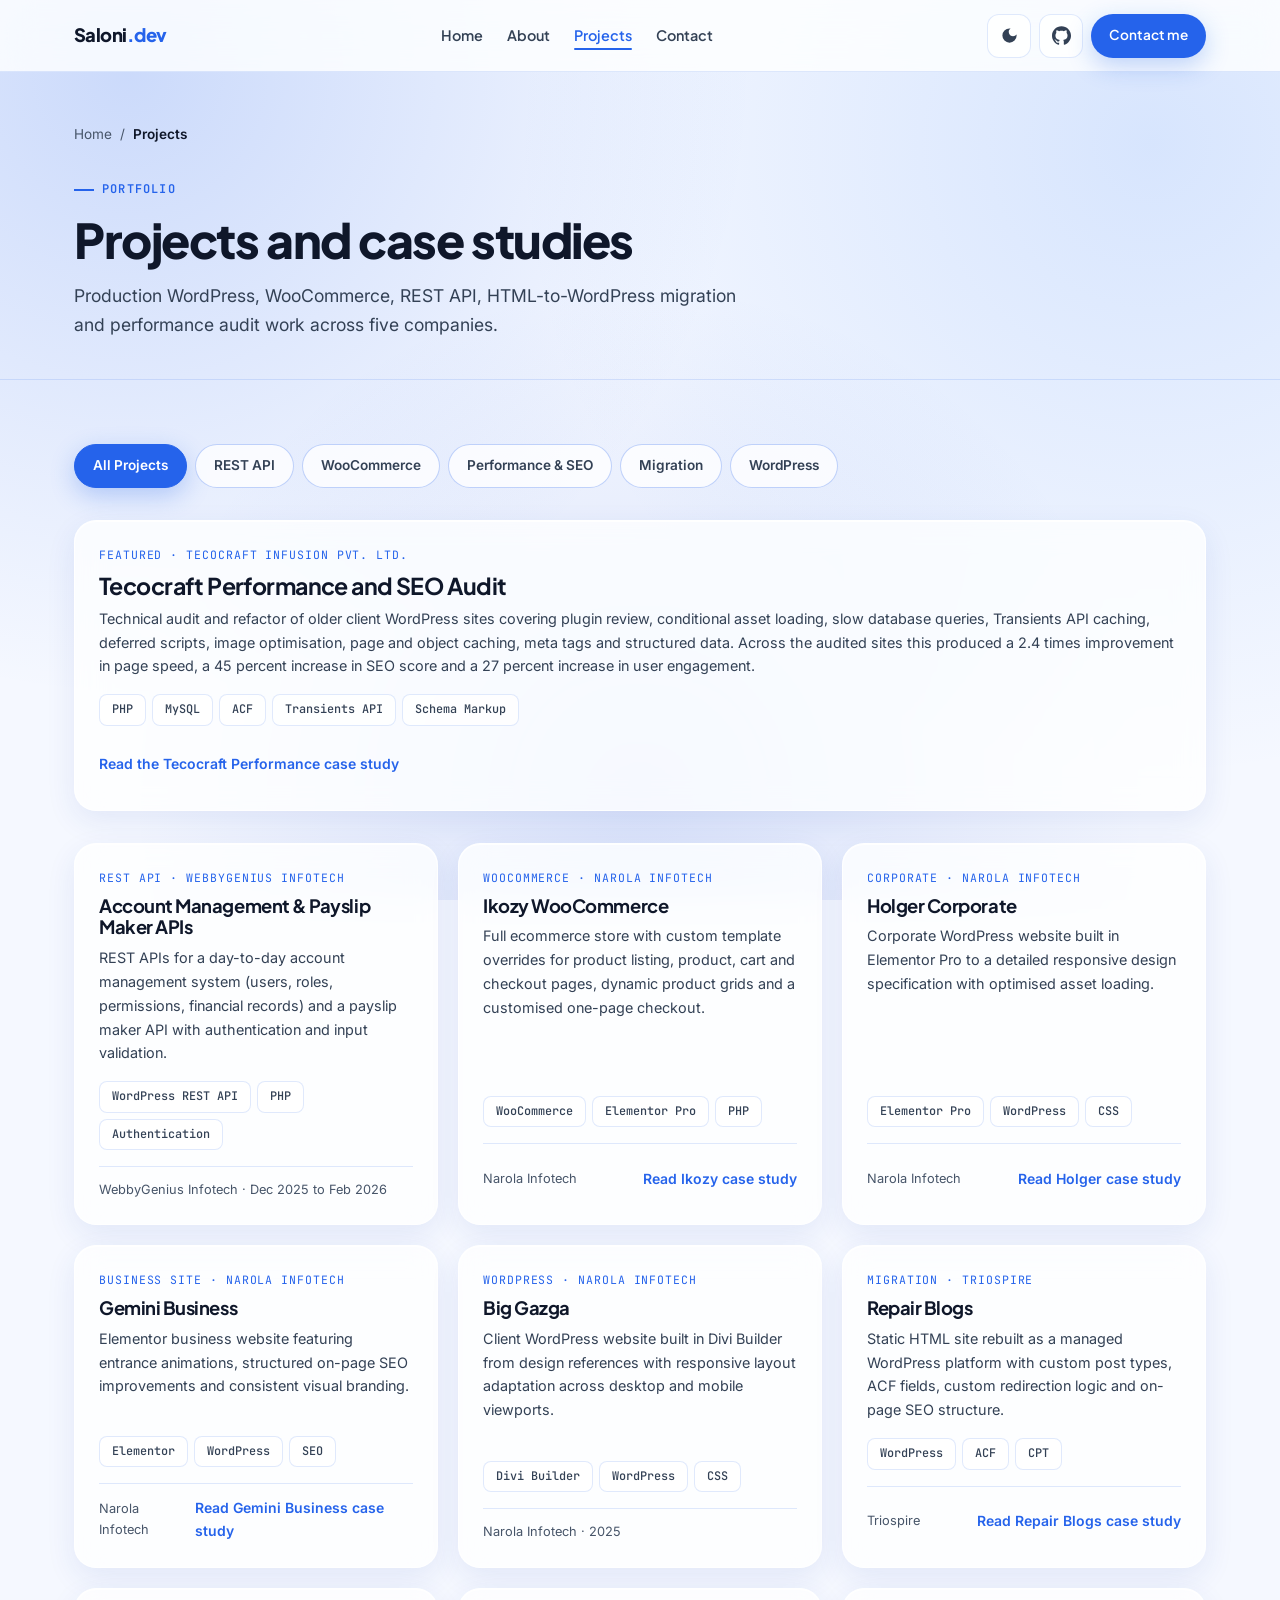
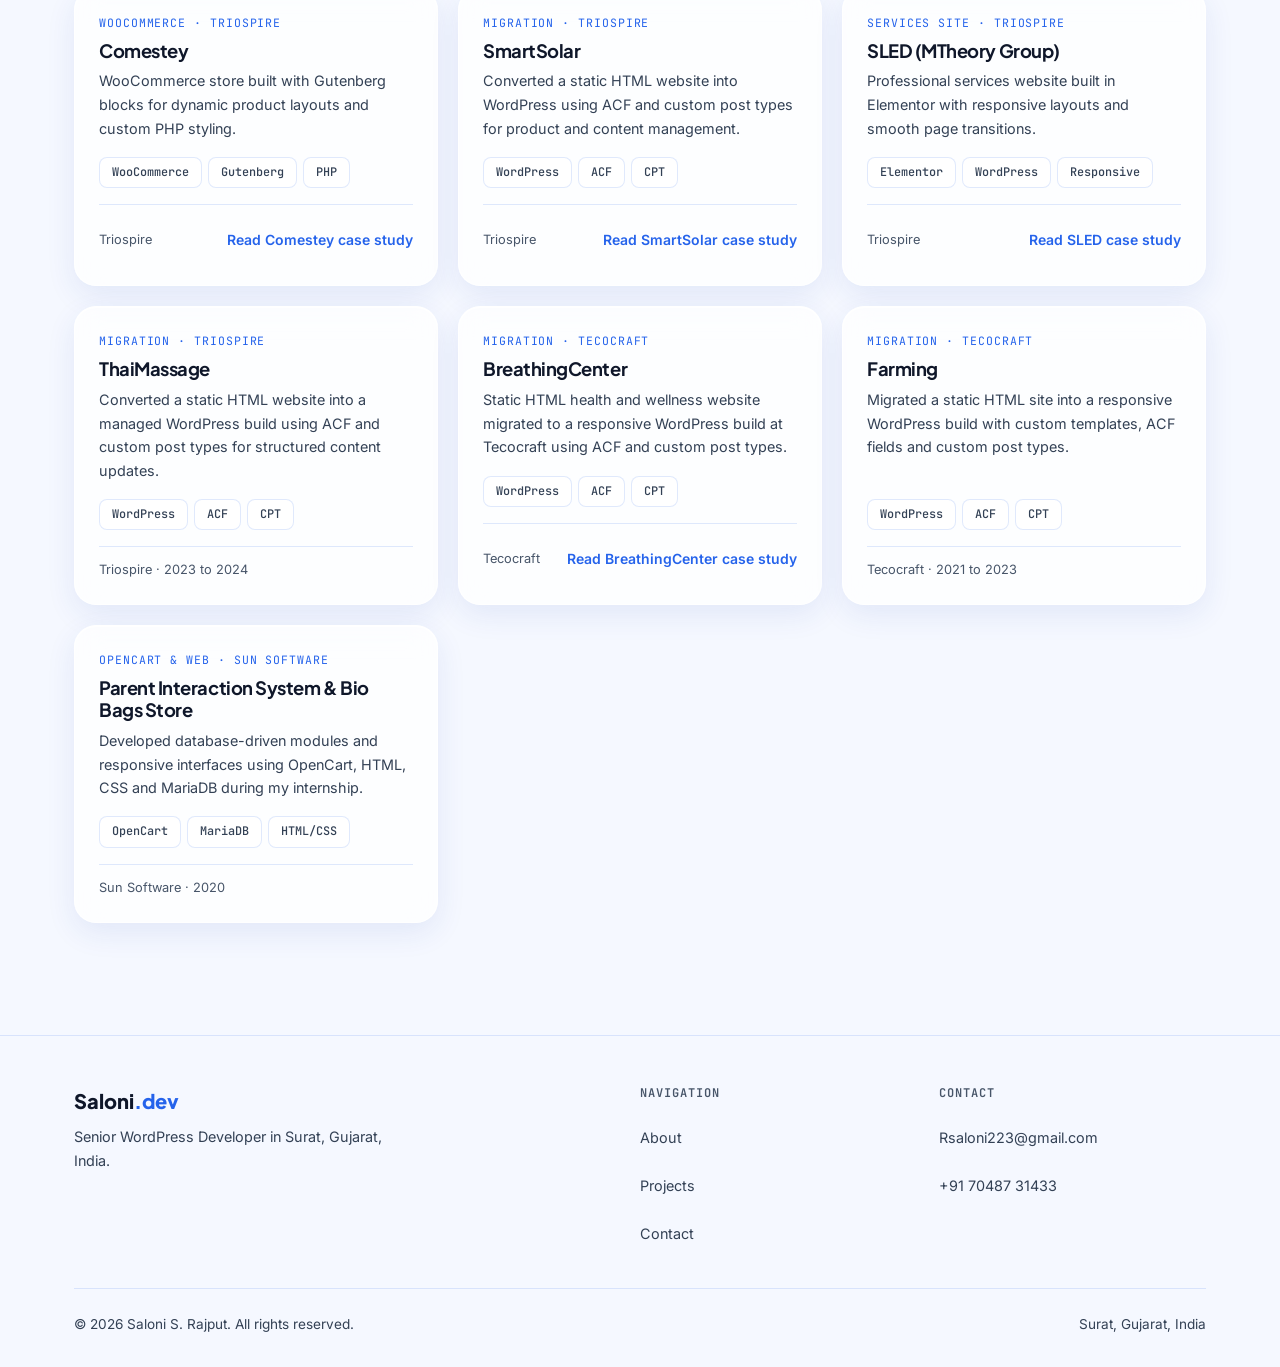
<file: projects.html>
<!doctype html>
<html lang="en">
<head>
  <meta charset="UTF-8">
  <meta name="viewport" content="width=device-width, initial-scale=1.0">
  <title>WordPress &amp; WooCommerce Projects | Saloni S. Rajput</title>
  <meta name="description" content="WordPress, WooCommerce, REST API, migration and performance projects by Senior WordPress Developer Saloni S. Rajput.">
  <meta name="robots" content="index, follow">
  <meta name="theme-color" content="#2563eb">
  <link rel="canonical" href="https://salonirajput30.github.io/projects.html">
  <link rel="manifest" href="manifest.webmanifest">
  <link rel="icon" href="assets/icons/favicon.svg" type="image/svg+xml">
  <link rel="apple-touch-icon" href="assets/icons/apple-touch-icon.png">

  <meta property="og:type" content="website">
  <meta property="og:url" content="https://salonirajput30.github.io/projects.html">
  <meta property="og:title" content="WordPress &amp; WooCommerce Projects | Saloni S. Rajput">
  <meta property="og:description" content="Case studies and client projects covering WordPress REST APIs, WooCommerce customisation, HTML to WordPress migrations and performance audits.">
  <meta property="og:image" content="https://salonirajput30.github.io/assets/og-image.png">
  <meta property="og:image:width" content="1200">
  <meta property="og:image:height" content="630">
  <meta property="og:site_name" content="Saloni S. Rajput Portfolio">

  <meta name="twitter:card" content="summary_large_image">
  <meta name="twitter:title" content="WordPress &amp; WooCommerce Projects | Saloni S. Rajput">
  <meta name="twitter:description" content="Selected WordPress, WooCommerce and REST API projects by Saloni S. Rajput.">
  <meta name="twitter:image" content="https://salonirajput30.github.io/assets/og-image.png">

  <link rel="preconnect" href="https://fonts.googleapis.com">
  <link rel="preconnect" href="https://fonts.gstatic.com" crossorigin>
  <link href="https://fonts.googleapis.com/css2?family=Inter:wght@400;500;600&family=JetBrains+Mono:wght@400;500&family=Plus+Jakarta+Sans:wght@600;700;800&display=swap" rel="stylesheet">
  <link rel="stylesheet" href="assets/css/main.css">
  <script>
    (function(){try{var t=localStorage.getItem('saloni-theme');if(t==='dark'||t==='light')document.documentElement.setAttribute('data-theme',t);}catch(e){}})();
  </script>

  <script type="application/ld+json">
  {
    "@context": "https://schema.org",
    "@graph": [
      {
        "@type": "BreadcrumbList",
        "itemListElement": [
          { "@type": "ListItem", "position": 1, "name": "Home", "item": "https://salonirajput30.github.io/" },
          { "@type": "ListItem", "position": 2, "name": "Projects", "item": "https://salonirajput30.github.io/projects.html" }
        ]
      },
      {
        "@type": "CollectionPage",
        "@id": "https://salonirajput30.github.io/projects.html#collection",
        "url": "https://salonirajput30.github.io/projects.html",
        "name": "WordPress and WooCommerce Projects by Saloni S. Rajput",
        "author": { "@id": "https://salonirajput30.github.io/#person" }
      }
    ]
  }
  </script>
</head>
<body>
  <a href="#main-content" class="skip-link">Skip to main content</a>

  <header class="site-header" role="banner">
    <div class="nav-inner">
      <a href="index.html" class="nav-wordmark" aria-label="Saloni S. Rajput Home">Saloni<span>.dev</span></a>
      <nav class="nav-links" aria-label="Main navigation">
        <a href="index.html" class="nav-link">Home</a>
        <a href="about.html" class="nav-link">About</a>
        <a href="projects.html" class="nav-link active">Projects</a>
        <a href="contact.html" class="nav-link">Contact</a>
      </nav>
      <div class="nav-actions">
        <button type="button" class="theme-toggle" data-theme-toggle aria-pressed="false" aria-label="Switch to dark mode">
          <svg viewBox="0 0 24 24" aria-hidden="true"><path d="M12 3a9 9 0 1 0 9 9c0-.46-.04-.92-.1-1.36a5.389 5.389 0 0 1-4.4 2.26 5.403 5.403 0 0 1-3.14-9.8c-.44-.06-.9-.1-1.36-.1z"/></svg>
        </button>
        <a href="https://github.com/SaloniRajput30" class="nav-icon-link desktop-only" target="_blank" rel="noopener noreferrer" aria-label="GitHub profile">
          <svg viewBox="0 0 24 24" aria-hidden="true"><path d="M12 .297c-6.63 0-12 5.373-12 12 0 5.303 3.438 9.8 8.205 11.385.6.113.82-.258.82-.577 0-.285-.01-1.04-.015-2.04-3.338.724-4.042-1.61-4.042-1.61C4.422 18.07 3.633 17.7 3.633 17.7c-1.087-.744.084-.729.084-.729 1.205.084 1.838 1.236 1.838 1.236 1.07 1.835 2.809 1.305 3.495.998.108-.776.417-1.305.76-1.605-2.665-.3-5.466-1.332-5.466-5.93 0-1.31.465-2.38 1.235-3.22-.135-.303-.54-1.523.105-3.176 0 0 1.005-.322 3.3 1.23.96-.267 1.98-.399 3-.405 1.02.006 2.04.138 3 .405 2.28-1.552 3.285-1.23 3.285-1.23.645 1.653.24 2.873.12 3.176.765.84 1.23 1.91 1.23 3.22 0 4.61-2.805 5.625-5.475 5.92.42.36.81 1.096.81 2.22 0 1.606-.015 2.896-.015 3.286 0 .315.21.69.825.57C20.565 22.092 24 17.592 24 12.297c0-6.627-5.373-12-12-12"/></svg>
        </a>
        <a href="contact.html" class="btn btn-primary btn-sm nav-cta-desktop">Contact me</a>
        <button type="button" class="nav-hamburger" aria-label="Open menu" aria-expanded="false" aria-controls="mobile-nav">
          <span></span><span></span><span></span>
        </button>
      </div>
    </div>
  </header>

  <div class="mobile-nav" id="mobile-nav" aria-hidden="true" role="dialog" aria-label="Navigation menu">
    <a href="index.html" class="mobile-nav-link">Home</a>
    <a href="about.html" class="mobile-nav-link">About</a>
    <a href="projects.html" class="mobile-nav-link">Projects</a>
    <a href="contact.html" class="mobile-nav-link">Contact</a>
    <div class="mobile-nav-actions">
      <a href="assets/saloni-rajput-wordpress-developer-resume.pdf" class="btn btn-secondary btn-sm" download>Download Resume</a>
      <a href="contact.html" class="btn btn-primary btn-sm">Contact me</a>
    </div>
  </div>

  <main id="main-content">
    <section class="page-hero" aria-labelledby="projects-heading">
      <div class="container">
        <nav class="breadcrumb" aria-label="Breadcrumb">
          <a href="index.html" class="breadcrumb-item">Home</a>
          <span aria-hidden="true">/</span>
          <span class="breadcrumb-current">Projects</span>
        </nav>
        <div class="section-label">Portfolio</div>
        <h1 class="page-hero-title" id="projects-heading">Projects and case studies</h1>
        <p class="page-hero-subtitle">
          Production WordPress, WooCommerce, REST API, HTML-to-WordPress migration and performance audit work across five companies.
        </p>
      </div>
    </section>

    <section class="section" aria-label="Project list">
      <div class="container">
        <div class="filter-bar" role="group" aria-label="Filter projects by category">
          <button type="button" class="filter-btn active" data-filter="all" aria-pressed="true">All Projects</button>
          <button type="button" class="filter-btn" data-filter="api" aria-pressed="false">REST API</button>
          <button type="button" class="filter-btn" data-filter="woocommerce" aria-pressed="false">WooCommerce</button>
          <button type="button" class="filter-btn" data-filter="performance" aria-pressed="false">Performance &amp; SEO</button>
          <button type="button" class="filter-btn" data-filter="migration" aria-pressed="false">Migration</button>
          <button type="button" class="filter-btn" data-filter="wordpress" aria-pressed="false">WordPress</button>
        </div>

        <article class="card glass-panel" style="margin-bottom: var(--space-8);" data-category="performance,wordpress">
          <div class="project-card-category">Featured · Tecocraft Infusion Pvt. Ltd.</div>
          <h2 class="project-card-title" style="font-size: 1.45rem;">Tecocraft Performance and SEO Audit</h2>
          <p class="project-card-desc">
            Technical audit and refactor of older client WordPress sites covering plugin review, conditional asset loading, slow database queries, Transients API caching, deferred scripts, image optimisation, page and object caching, meta tags and structured data. Across the audited sites this produced a 2.4 times improvement in page speed, a 45 percent increase in SEO score and a 27 percent increase in user engagement.
          </p>
          <div class="project-card-tags">
            <span class="tech-badge">PHP</span>
            <span class="tech-badge">MySQL</span>
            <span class="tech-badge">ACF</span>
            <span class="tech-badge">Transients API</span>
            <span class="tech-badge">Schema Markup</span>
          </div>
          <a href="projects/tecocraft-performance.html" class="project-card-link">Read the Tecocraft Performance case study</a>
        </article>

        <div class="grid-3">
          <article class="project-card glass-panel" data-category="api,wordpress">
            <div class="project-card-body">
              <div class="project-card-category">REST API · WebbyGenius Infotech</div>
              <h2 class="project-card-title">Account Management &amp; Payslip Maker APIs</h2>
              <p class="project-card-desc">REST APIs for a day-to-day account management system (users, roles, permissions, financial records) and a payslip maker API with authentication and input validation.</p>
              <div class="project-card-tags"><span class="tech-badge">WordPress REST API</span><span class="tech-badge">PHP</span><span class="tech-badge">Authentication</span></div>
              <div class="project-card-footer">
                <span class="project-card-company">WebbyGenius Infotech · Dec 2025 to Feb 2026</span>
              </div>
            </div>
          </article>

          <article class="project-card glass-panel" data-category="woocommerce,wordpress,performance">
            <div class="project-card-body">
              <div class="project-card-category">WooCommerce · Narola Infotech</div>
              <h2 class="project-card-title">Ikozy WooCommerce</h2>
              <p class="project-card-desc">Full ecommerce store with custom template overrides for product listing, product, cart and checkout pages, dynamic product grids and a customised one-page checkout.</p>
              <div class="project-card-tags"><span class="tech-badge">WooCommerce</span><span class="tech-badge">Elementor Pro</span><span class="tech-badge">PHP</span></div>
              <div class="project-card-footer">
                <span class="project-card-company">Narola Infotech</span>
                <a href="projects/ikozy-woocommerce.html" class="project-card-link">Read Ikozy case study</a>
              </div>
            </div>
          </article>

          <article class="project-card glass-panel" data-category="wordpress">
            <div class="project-card-body">
              <div class="project-card-category">Corporate · Narola Infotech</div>
              <h2 class="project-card-title">Holger Corporate</h2>
              <p class="project-card-desc">Corporate WordPress website built in Elementor Pro to a detailed responsive design specification with optimised asset loading.</p>
              <div class="project-card-tags"><span class="tech-badge">Elementor Pro</span><span class="tech-badge">WordPress</span><span class="tech-badge">CSS</span></div>
              <div class="project-card-footer">
                <span class="project-card-company">Narola Infotech</span>
                <a href="projects/holger.html" class="project-card-link">Read Holger case study</a>
              </div>
            </div>
          </article>

          <article class="project-card glass-panel" data-category="wordpress">
            <div class="project-card-body">
              <div class="project-card-category">Business Site · Narola Infotech</div>
              <h2 class="project-card-title">Gemini Business</h2>
              <p class="project-card-desc">Elementor business website featuring entrance animations, structured on-page SEO improvements and consistent visual branding.</p>
              <div class="project-card-tags"><span class="tech-badge">Elementor</span><span class="tech-badge">WordPress</span><span class="tech-badge">SEO</span></div>
              <div class="project-card-footer">
                <span class="project-card-company">Narola Infotech</span>
                <a href="projects/gemini-business.html" class="project-card-link">Read Gemini Business case study</a>
              </div>
            </div>
          </article>

          <article class="project-card glass-panel" data-category="wordpress">
            <div class="project-card-body">
              <div class="project-card-category">WordPress · Narola Infotech</div>
              <h2 class="project-card-title">Big Gazga</h2>
              <p class="project-card-desc">Client WordPress website built in Divi Builder from design references with responsive layout adaptation across desktop and mobile viewports.</p>
              <div class="project-card-tags"><span class="tech-badge">Divi Builder</span><span class="tech-badge">WordPress</span><span class="tech-badge">CSS</span></div>
              <div class="project-card-footer">
                <span class="project-card-company">Narola Infotech · 2025</span>
              </div>
            </div>
          </article>

          <article class="project-card glass-panel" data-category="migration,wordpress">
            <div class="project-card-body">
              <div class="project-card-category">Migration · Triospire</div>
              <h2 class="project-card-title">Repair Blogs</h2>
              <p class="project-card-desc">Static HTML site rebuilt as a managed WordPress platform with custom post types, ACF fields, custom redirection logic and on-page SEO structure.</p>
              <div class="project-card-tags"><span class="tech-badge">WordPress</span><span class="tech-badge">ACF</span><span class="tech-badge">CPT</span></div>
              <div class="project-card-footer">
                <span class="project-card-company">Triospire</span>
                <a href="projects/repair-blogs.html" class="project-card-link">Read Repair Blogs case study</a>
              </div>
            </div>
          </article>

          <article class="project-card glass-panel" data-category="woocommerce,wordpress">
            <div class="project-card-body">
              <div class="project-card-category">WooCommerce · Triospire</div>
              <h2 class="project-card-title">Comestey</h2>
              <p class="project-card-desc">WooCommerce store built with Gutenberg blocks for dynamic product layouts and custom PHP styling.</p>
              <div class="project-card-tags"><span class="tech-badge">WooCommerce</span><span class="tech-badge">Gutenberg</span><span class="tech-badge">PHP</span></div>
              <div class="project-card-footer">
                <span class="project-card-company">Triospire</span>
                <a href="projects/comestey.html" class="project-card-link">Read Comestey case study</a>
              </div>
            </div>
          </article>

          <article class="project-card glass-panel" data-category="migration,wordpress">
            <div class="project-card-body">
              <div class="project-card-category">Migration · Triospire</div>
              <h2 class="project-card-title">SmartSolar</h2>
              <p class="project-card-desc">Converted a static HTML website into WordPress using ACF and custom post types for product and content management.</p>
              <div class="project-card-tags"><span class="tech-badge">WordPress</span><span class="tech-badge">ACF</span><span class="tech-badge">CPT</span></div>
              <div class="project-card-footer">
                <span class="project-card-company">Triospire</span>
                <a href="projects/smartsolar.html" class="project-card-link">Read SmartSolar case study</a>
              </div>
            </div>
          </article>

          <article class="project-card glass-panel" data-category="wordpress">
            <div class="project-card-body">
              <div class="project-card-category">Services Site · Triospire</div>
              <h2 class="project-card-title">SLED (MTheory Group)</h2>
              <p class="project-card-desc">Professional services website built in Elementor with responsive layouts and smooth page transitions.</p>
              <div class="project-card-tags"><span class="tech-badge">Elementor</span><span class="tech-badge">WordPress</span><span class="tech-badge">Responsive</span></div>
              <div class="project-card-footer">
                <span class="project-card-company">Triospire</span>
                <a href="projects/sled-mtheory.html" class="project-card-link">Read SLED case study</a>
              </div>
            </div>
          </article>

          <article class="project-card glass-panel" data-category="migration,wordpress">
            <div class="project-card-body">
              <div class="project-card-category">Migration · Triospire</div>
              <h2 class="project-card-title">ThaiMassage</h2>
              <p class="project-card-desc">Converted a static HTML website into a managed WordPress build using ACF and custom post types for structured content updates.</p>
              <div class="project-card-tags"><span class="tech-badge">WordPress</span><span class="tech-badge">ACF</span><span class="tech-badge">CPT</span></div>
              <div class="project-card-footer">
                <span class="project-card-company">Triospire · 2023 to 2024</span>
              </div>
            </div>
          </article>

          <article class="project-card glass-panel" data-category="migration,wordpress">
            <div class="project-card-body">
              <div class="project-card-category">Migration · Tecocraft</div>
              <h2 class="project-card-title">BreathingCenter</h2>
              <p class="project-card-desc">Static HTML health and wellness website migrated to a responsive WordPress build at Tecocraft using ACF and custom post types.</p>
              <div class="project-card-tags"><span class="tech-badge">WordPress</span><span class="tech-badge">ACF</span><span class="tech-badge">CPT</span></div>
              <div class="project-card-footer">
                <span class="project-card-company">Tecocraft</span>
                <a href="projects/breathingcenter.html" class="project-card-link">Read BreathingCenter case study</a>
              </div>
            </div>
          </article>

          <article class="project-card glass-panel" data-category="migration,wordpress">
            <div class="project-card-body">
              <div class="project-card-category">Migration · Tecocraft</div>
              <h2 class="project-card-title">Farming</h2>
              <p class="project-card-desc">Migrated a static HTML site into a responsive WordPress build with custom templates, ACF fields and custom post types.</p>
              <div class="project-card-tags"><span class="tech-badge">WordPress</span><span class="tech-badge">ACF</span><span class="tech-badge">CPT</span></div>
              <div class="project-card-footer">
                <span class="project-card-company">Tecocraft · 2021 to 2023</span>
              </div>
            </div>
          </article>

          <article class="project-card glass-panel" data-category="wordpress">
            <div class="project-card-body">
              <div class="project-card-category">OpenCart &amp; Web · Sun Software</div>
              <h2 class="project-card-title">Parent Interaction System &amp; Bio Bags Store</h2>
              <p class="project-card-desc">Developed database-driven modules and responsive interfaces using OpenCart, HTML, CSS and MariaDB during my internship.</p>
              <div class="project-card-tags"><span class="tech-badge">OpenCart</span><span class="tech-badge">MariaDB</span><span class="tech-badge">HTML/CSS</span></div>
              <div class="project-card-footer">
                <span class="project-card-company">Sun Software · 2020</span>
              </div>
            </div>
          </article>
        </div>
      </div>
    </section>
  </main>

  <footer class="site-footer" role="contentinfo">
    <div class="container">
      <div class="footer-inner">
        <div>
          <div class="footer-brand-name">Saloni<span>.dev</span></div>
          <p class="footer-tagline">Senior WordPress Developer in Surat, Gujarat, India.</p>
        </div>
        <div>
          <div class="footer-col-title">Navigation</div>
          <div class="footer-links">
            <a href="about.html" class="footer-link">About</a>
            <a href="projects.html" class="footer-link">Projects</a>
            <a href="contact.html" class="footer-link">Contact</a>
          </div>
        </div>
        <div>
          <div class="footer-col-title">Contact</div>
          <div class="footer-links">
            <a href="mailto:Rsaloni223@gmail.com" class="footer-link">Rsaloni223@gmail.com</a>
            <a href="tel:+917048731433" class="footer-link">+91 70487 31433</a>
          </div>
        </div>
      </div>
      <div class="footer-bottom">
        <p>&copy; <span data-year>2026</span> Saloni S. Rajput. All rights reserved.</p>
        <p>Surat, Gujarat, India</p>
      </div>
    </div>
  </footer>

  <script src="assets/js/app.js" defer></script>
</body>
</html>
</file>
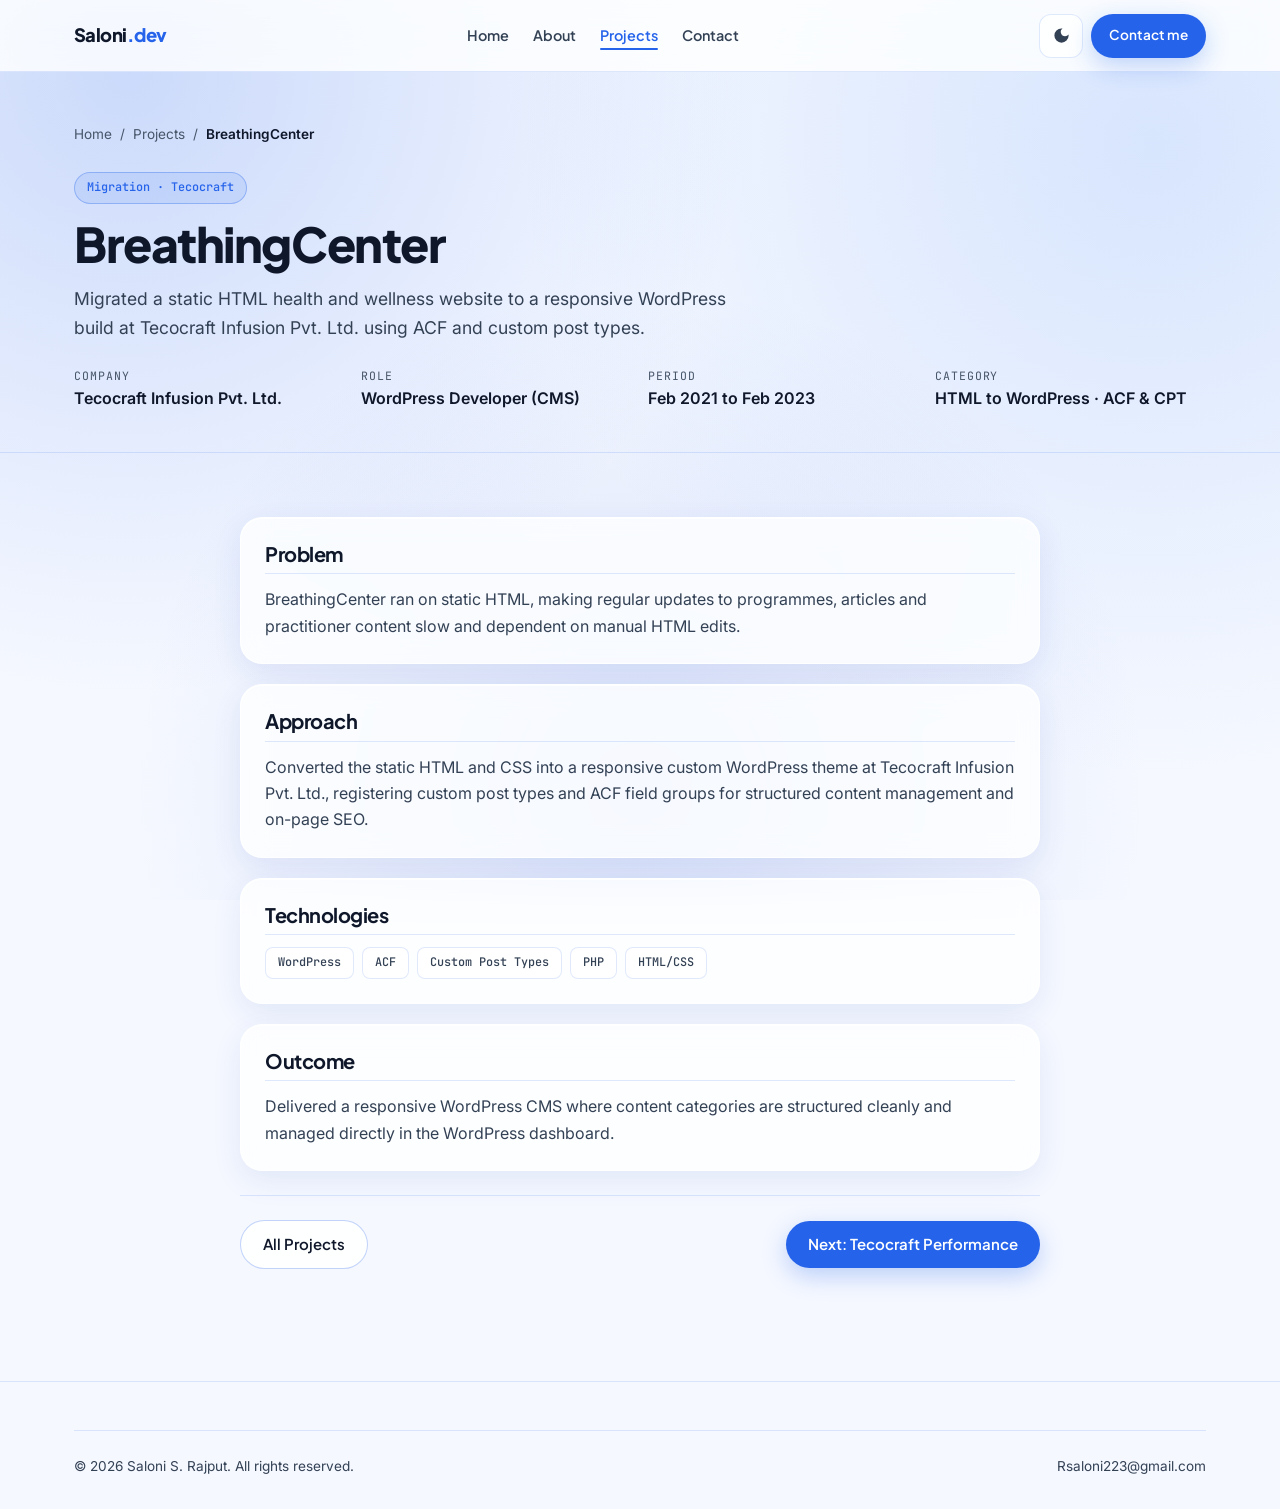
<file: projects/breathingcenter.html>
<!doctype html>
<html lang="en">
<head>
  <meta charset="UTF-8">
  <meta name="viewport" content="width=device-width, initial-scale=1.0">
  <title>BreathingCenter Case Study | Saloni S. Rajput</title>
  <meta name="description" content="Case study for BreathingCenter: static HTML to responsive WordPress migration with ACF and custom post types at Tecocraft.">
  <meta name="robots" content="index, follow">
  <meta name="theme-color" content="#2563eb">
  <link rel="canonical" href="https://salonirajput30.github.io/projects/breathingcenter.html">
  <link rel="manifest" href="../manifest.webmanifest">
  <link rel="icon" href="../assets/icons/favicon.svg" type="image/svg+xml">
  <link rel="apple-touch-icon" href="../assets/icons/apple-touch-icon.png">

  <meta property="og:type" content="article">
  <meta property="og:url" content="https://salonirajput30.github.io/projects/breathingcenter.html">
  <meta property="og:title" content="BreathingCenter Case Study | Saloni S. Rajput">
  <meta property="og:description" content="HTML to WordPress migration with ACF and custom post types built at Tecocraft Infusion Pvt. Ltd.">
  <meta property="og:image" content="https://salonirajput30.github.io/assets/og-image.png">
  <meta property="og:image:width" content="1200">
  <meta property="og:image:height" content="630">

  <meta name="twitter:card" content="summary_large_image">
  <meta name="twitter:title" content="BreathingCenter Case Study | Saloni S. Rajput">
  <meta name="twitter:description" content="HTML to WordPress migration with ACF and custom post types at Tecocraft.">
  <meta name="twitter:image" content="https://salonirajput30.github.io/assets/og-image.png">

  <link rel="preconnect" href="https://fonts.googleapis.com">
  <link rel="preconnect" href="https://fonts.gstatic.com" crossorigin>
  <link href="https://fonts.googleapis.com/css2?family=Inter:wght@400;500;600&family=JetBrains+Mono:wght@400;500&family=Plus+Jakarta+Sans:wght@600;700;800&display=swap" rel="stylesheet">
  <link rel="stylesheet" href="../assets/css/main.css">
  <script>(function(){try{var t=localStorage.getItem('saloni-theme');if(t==='dark'||t==='light')document.documentElement.setAttribute('data-theme',t);}catch(e){}})();</script>

  <script type="application/ld+json">
  {
    "@context": "https://schema.org",
    "@graph": [
      {
        "@type": "BreadcrumbList",
        "itemListElement": [
          { "@type": "ListItem", "position": 1, "name": "Home", "item": "https://salonirajput30.github.io/" },
          { "@type": "ListItem", "position": 2, "name": "Projects", "item": "https://salonirajput30.github.io/projects.html" },
          { "@type": "ListItem", "position": 3, "name": "BreathingCenter", "item": "https://salonirajput30.github.io/projects/breathingcenter.html" }
        ]
      },
      {
        "@type": "CreativeWork",
        "@id": "https://salonirajput30.github.io/projects/breathingcenter.html#work",
        "name": "BreathingCenter WordPress Migration",
        "url": "https://salonirajput30.github.io/projects/breathingcenter.html",
        "author": { "@id": "https://salonirajput30.github.io/#person" },
        "keywords": ["WordPress", "ACF", "Custom Post Types", "PHP", "HTML to WordPress"]
      }
    ]
  }
  </script>
</head>
<body>
  <a href="#main-content" class="skip-link">Skip to main content</a>
  <header class="site-header" role="banner">
    <div class="nav-inner">
      <a href="../index.html" class="nav-wordmark">Saloni<span>.dev</span></a>
      <nav class="nav-links" aria-label="Main navigation"><a href="../index.html" class="nav-link">Home</a><a href="../about.html" class="nav-link">About</a><a href="../projects.html" class="nav-link active">Projects</a><a href="../contact.html" class="nav-link">Contact</a></nav>
      <div class="nav-actions">
        <button type="button" class="theme-toggle" data-theme-toggle aria-pressed="false" aria-label="Switch to dark mode"><svg viewBox="0 0 24 24" aria-hidden="true"><path d="M12 3a9 9 0 1 0 9 9c0-.46-.04-.92-.1-1.36a5.389 5.389 0 0 1-4.4 2.26 5.403 5.403 0 0 1-3.14-9.8c-.44-.06-.9-.1-1.36-.1z"/></svg></button>
        <a href="../contact.html" class="btn btn-primary btn-sm nav-cta-desktop">Contact me</a>
        <button type="button" class="nav-hamburger" aria-label="Open menu" aria-expanded="false" aria-controls="mobile-nav"><span></span><span></span><span></span></button>
      </div>
    </div>
  </header>
  <div class="mobile-nav" id="mobile-nav" aria-hidden="true" role="dialog" aria-label="Navigation menu">
    <a href="../index.html" class="mobile-nav-link">Home</a><a href="../about.html" class="mobile-nav-link">About</a><a href="../projects.html" class="mobile-nav-link">Projects</a><a href="../contact.html" class="mobile-nav-link">Contact</a>
  </div>

  <main id="main-content">
    <section class="case-hero" aria-labelledby="case-title">
      <div class="container">
        <nav class="breadcrumb" aria-label="Breadcrumb"><a href="../index.html" class="breadcrumb-item">Home</a><span aria-hidden="true">/</span><a href="../projects.html" class="breadcrumb-item">Projects</a><span aria-hidden="true">/</span><span class="breadcrumb-current">BreathingCenter</span></nav>
        <span class="badge badge-accent" style="margin-bottom: var(--space-3);">Migration · Tecocraft</span>
        <h1 class="case-hero-title" id="case-title">BreathingCenter</h1>
        <p class="case-hero-summary">Migrated a static HTML health and wellness website to a responsive WordPress build at Tecocraft Infusion Pvt. Ltd. using ACF and custom post types.</p>
        <div class="case-meta">
          <div><div class="case-meta-label">Company</div><div class="case-meta-value">Tecocraft Infusion Pvt. Ltd.</div></div>
          <div><div class="case-meta-label">Role</div><div class="case-meta-value">WordPress Developer (CMS)</div></div>
          <div><div class="case-meta-label">Period</div><div class="case-meta-value">Feb 2021 to Feb 2023</div></div>
          <div><div class="case-meta-label">Category</div><div class="case-meta-value">HTML to WordPress · ACF &amp; CPT</div></div>
        </div>
      </div>
    </section>

    <section class="section">
      <div class="container">
        <div class="case-content">
          <article class="case-block glass-panel">
            <h2 class="case-section-title">Problem</h2>
            <p>BreathingCenter ran on static HTML, making regular updates to programmes, articles and practitioner content slow and dependent on manual HTML edits.</p>
          </article>
          <article class="case-block glass-panel">
            <h2 class="case-section-title">Approach</h2>
            <p>Converted the static HTML and CSS into a responsive custom WordPress theme at Tecocraft Infusion Pvt. Ltd., registering custom post types and ACF field groups for structured content management and on-page SEO.</p>
          </article>
          <article class="case-block glass-panel">
            <h2 class="case-section-title">Technologies</h2>
            <div style="display: flex; flex-wrap: wrap; gap: 8px;">
              <span class="tech-badge">WordPress</span><span class="tech-badge">ACF</span><span class="tech-badge">Custom Post Types</span><span class="tech-badge">PHP</span><span class="tech-badge">HTML/CSS</span>
            </div>
          </article>
          <article class="case-block glass-panel">
            <h2 class="case-section-title">Outcome</h2>
            <p>Delivered a responsive WordPress CMS where content categories are structured cleanly and managed directly in the WordPress dashboard.</p>
          </article>
          <div class="case-nav">
            <a href="../projects.html" class="btn btn-secondary">All Projects</a>
            <a href="tecocraft-performance.html" class="btn btn-primary">Next: Tecocraft Performance</a>
          </div>
        </div>
      </div>
    </section>
  </main>

  <footer class="site-footer" role="contentinfo"><div class="container"><div class="footer-bottom"><p>&copy; <span data-year>2026</span> Saloni S. Rajput. All rights reserved.</p><p><a href="mailto:Rsaloni223@gmail.com">Rsaloni223@gmail.com</a></p></div></div></footer>
  <script src="../assets/js/app.js" defer></script>
</body>
</html>
</file>
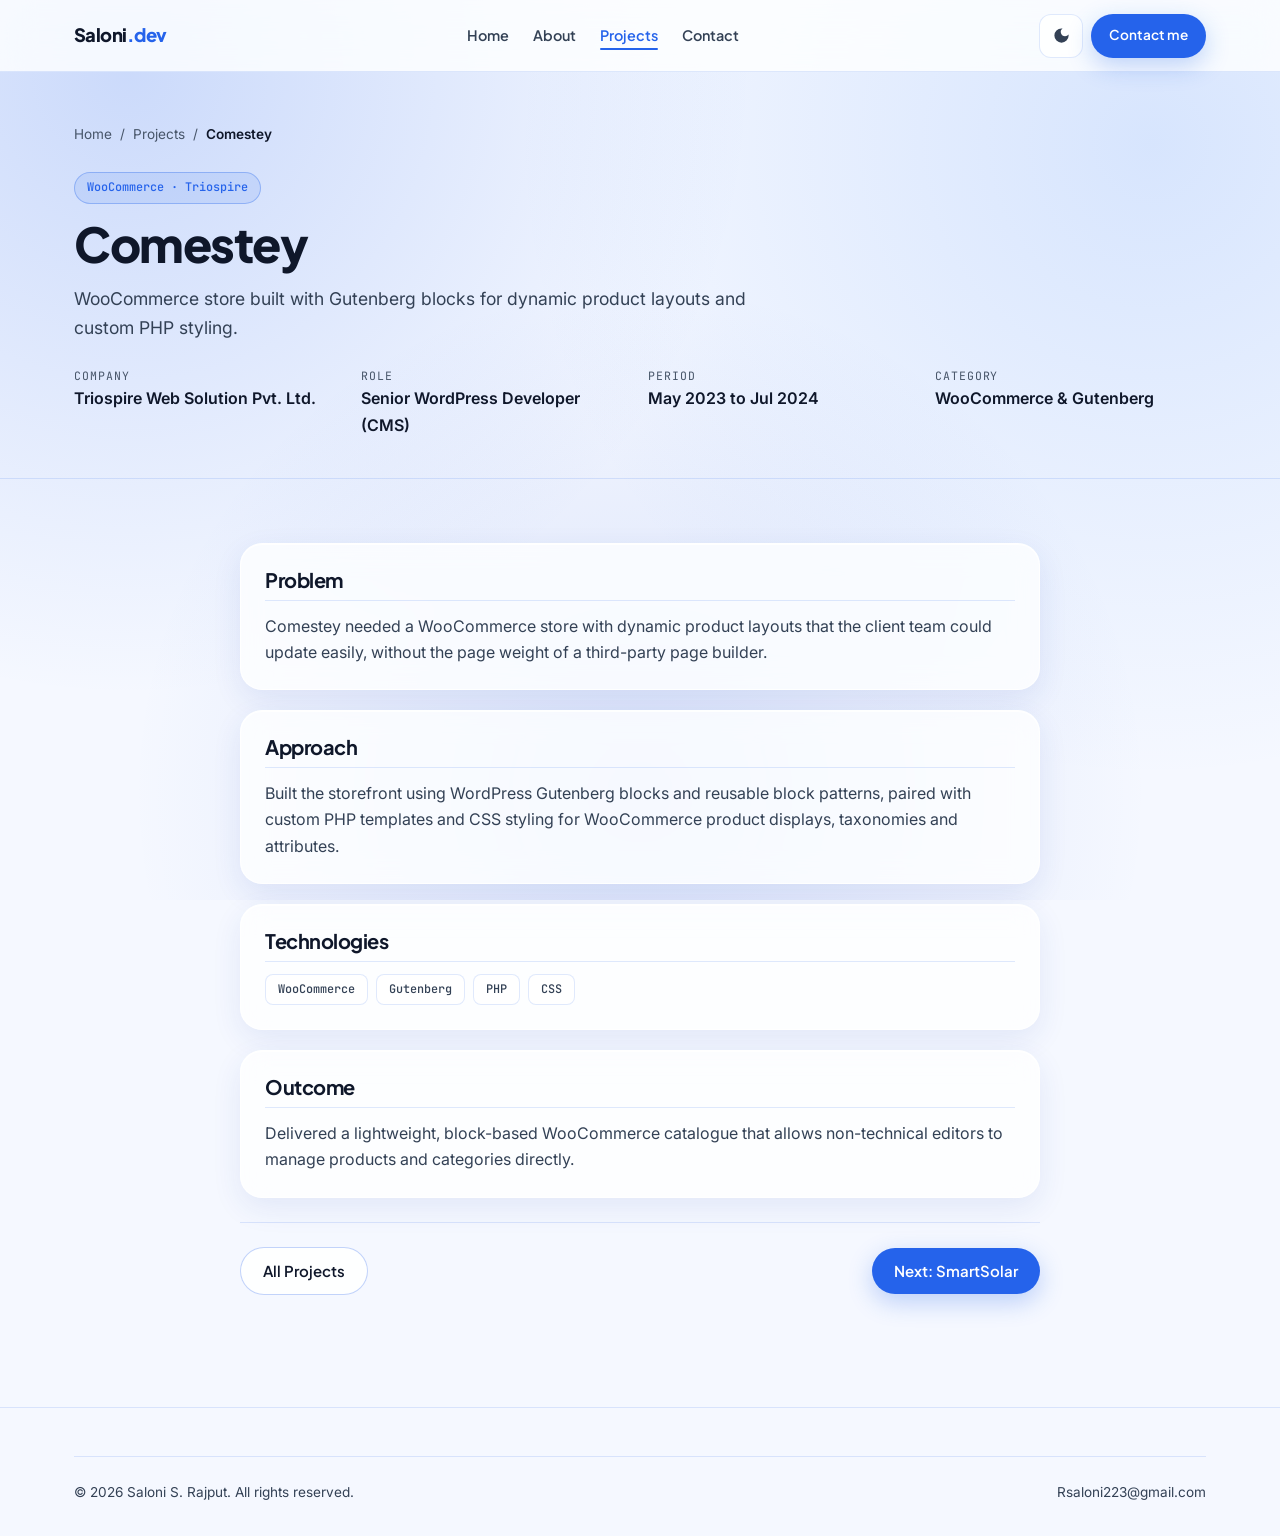
<file: projects/comestey.html>
<!doctype html>
<html lang="en">
<head>
  <meta charset="UTF-8">
  <meta name="viewport" content="width=device-width, initial-scale=1.0">
  <title>Comestey WooCommerce Case Study | Saloni S. Rajput</title>
  <meta name="description" content="Case study for Comestey: WooCommerce store built with Gutenberg blocks for dynamic product layouts and custom PHP styling at Triospire.">
  <meta name="robots" content="index, follow">
  <meta name="theme-color" content="#2563eb">
  <link rel="canonical" href="https://salonirajput30.github.io/projects/comestey.html">
  <link rel="manifest" href="../manifest.webmanifest">
  <link rel="icon" href="../assets/icons/favicon.svg" type="image/svg+xml">
  <link rel="apple-touch-icon" href="../assets/icons/apple-touch-icon.png">

  <meta property="og:type" content="article">
  <meta property="og:url" content="https://salonirajput30.github.io/projects/comestey.html">
  <meta property="og:title" content="Comestey WooCommerce Case Study | Saloni S. Rajput">
  <meta property="og:description" content="WooCommerce store using Gutenberg blocks for dynamic product layouts and custom PHP styling.">
  <meta property="og:image" content="https://salonirajput30.github.io/assets/og-image.png">
  <meta property="og:image:width" content="1200">
  <meta property="og:image:height" content="630">

  <meta name="twitter:card" content="summary_large_image">
  <meta name="twitter:title" content="Comestey WooCommerce Case Study | Saloni S. Rajput">
  <meta name="twitter:description" content="WooCommerce store built with Gutenberg blocks and custom PHP styling.">
  <meta name="twitter:image" content="https://salonirajput30.github.io/assets/og-image.png">

  <link rel="preconnect" href="https://fonts.googleapis.com">
  <link rel="preconnect" href="https://fonts.gstatic.com" crossorigin>
  <link href="https://fonts.googleapis.com/css2?family=Inter:wght@400;500;600&family=JetBrains+Mono:wght@400;500&family=Plus+Jakarta+Sans:wght@600;700;800&display=swap" rel="stylesheet">
  <link rel="stylesheet" href="../assets/css/main.css">
  <script>(function(){try{var t=localStorage.getItem('saloni-theme');if(t==='dark'||t==='light')document.documentElement.setAttribute('data-theme',t);}catch(e){}})();</script>

  <script type="application/ld+json">
  {
    "@context": "https://schema.org",
    "@graph": [
      {
        "@type": "BreadcrumbList",
        "itemListElement": [
          { "@type": "ListItem", "position": 1, "name": "Home", "item": "https://salonirajput30.github.io/" },
          { "@type": "ListItem", "position": 2, "name": "Projects", "item": "https://salonirajput30.github.io/projects.html" },
          { "@type": "ListItem", "position": 3, "name": "Comestey", "item": "https://salonirajput30.github.io/projects/comestey.html" }
        ]
      },
      {
        "@type": "CreativeWork",
        "@id": "https://salonirajput30.github.io/projects/comestey.html#work",
        "name": "Comestey WooCommerce Store",
        "url": "https://salonirajput30.github.io/projects/comestey.html",
        "author": { "@id": "https://salonirajput30.github.io/#person" },
        "keywords": ["WooCommerce", "Gutenberg", "PHP", "CSS"]
      }
    ]
  }
  </script>
</head>
<body>
  <a href="#main-content" class="skip-link">Skip to main content</a>
  <header class="site-header" role="banner">
    <div class="nav-inner">
      <a href="../index.html" class="nav-wordmark">Saloni<span>.dev</span></a>
      <nav class="nav-links" aria-label="Main navigation"><a href="../index.html" class="nav-link">Home</a><a href="../about.html" class="nav-link">About</a><a href="../projects.html" class="nav-link active">Projects</a><a href="../contact.html" class="nav-link">Contact</a></nav>
      <div class="nav-actions">
        <button type="button" class="theme-toggle" data-theme-toggle aria-pressed="false" aria-label="Switch to dark mode"><svg viewBox="0 0 24 24" aria-hidden="true"><path d="M12 3a9 9 0 1 0 9 9c0-.46-.04-.92-.1-1.36a5.389 5.389 0 0 1-4.4 2.26 5.403 5.403 0 0 1-3.14-9.8c-.44-.06-.9-.1-1.36-.1z"/></svg></button>
        <a href="../contact.html" class="btn btn-primary btn-sm nav-cta-desktop">Contact me</a>
        <button type="button" class="nav-hamburger" aria-label="Open menu" aria-expanded="false" aria-controls="mobile-nav"><span></span><span></span><span></span></button>
      </div>
    </div>
  </header>
  <div class="mobile-nav" id="mobile-nav" aria-hidden="true" role="dialog" aria-label="Navigation menu">
    <a href="../index.html" class="mobile-nav-link">Home</a><a href="../about.html" class="mobile-nav-link">About</a><a href="../projects.html" class="mobile-nav-link">Projects</a><a href="../contact.html" class="mobile-nav-link">Contact</a>
  </div>

  <main id="main-content">
    <section class="case-hero" aria-labelledby="case-title">
      <div class="container">
        <nav class="breadcrumb" aria-label="Breadcrumb"><a href="../index.html" class="breadcrumb-item">Home</a><span aria-hidden="true">/</span><a href="../projects.html" class="breadcrumb-item">Projects</a><span aria-hidden="true">/</span><span class="breadcrumb-current">Comestey</span></nav>
        <span class="badge badge-accent" style="margin-bottom: var(--space-3);">WooCommerce · Triospire</span>
        <h1 class="case-hero-title" id="case-title">Comestey</h1>
        <p class="case-hero-summary">WooCommerce store built with Gutenberg blocks for dynamic product layouts and custom PHP styling.</p>
        <div class="case-meta">
          <div><div class="case-meta-label">Company</div><div class="case-meta-value">Triospire Web Solution Pvt. Ltd.</div></div>
          <div><div class="case-meta-label">Role</div><div class="case-meta-value">Senior WordPress Developer (CMS)</div></div>
          <div><div class="case-meta-label">Period</div><div class="case-meta-value">May 2023 to Jul 2024</div></div>
          <div><div class="case-meta-label">Category</div><div class="case-meta-value">WooCommerce &amp; Gutenberg</div></div>
        </div>
      </div>
    </section>

    <section class="section">
      <div class="container">
        <div class="case-content">
          <article class="case-block glass-panel">
            <h2 class="case-section-title">Problem</h2>
            <p>Comestey needed a WooCommerce store with dynamic product layouts that the client team could update easily, without the page weight of a third-party page builder.</p>
          </article>
          <article class="case-block glass-panel">
            <h2 class="case-section-title">Approach</h2>
            <p>Built the storefront using WordPress Gutenberg blocks and reusable block patterns, paired with custom PHP templates and CSS styling for WooCommerce product displays, taxonomies and attributes.</p>
          </article>
          <article class="case-block glass-panel">
            <h2 class="case-section-title">Technologies</h2>
            <div style="display: flex; flex-wrap: wrap; gap: 8px;">
              <span class="tech-badge">WooCommerce</span><span class="tech-badge">Gutenberg</span><span class="tech-badge">PHP</span><span class="tech-badge">CSS</span>
            </div>
          </article>
          <article class="case-block glass-panel">
            <h2 class="case-section-title">Outcome</h2>
            <p>Delivered a lightweight, block-based WooCommerce catalogue that allows non-technical editors to manage products and categories directly.</p>
          </article>
          <div class="case-nav">
            <a href="../projects.html" class="btn btn-secondary">All Projects</a>
            <a href="smartsolar.html" class="btn btn-primary">Next: SmartSolar</a>
          </div>
        </div>
      </div>
    </section>
  </main>

  <footer class="site-footer" role="contentinfo"><div class="container"><div class="footer-bottom"><p>&copy; <span data-year>2026</span> Saloni S. Rajput. All rights reserved.</p><p><a href="mailto:Rsaloni223@gmail.com">Rsaloni223@gmail.com</a></p></div></div></footer>
  <script src="../assets/js/app.js" defer></script>
</body>
</html>
</file>
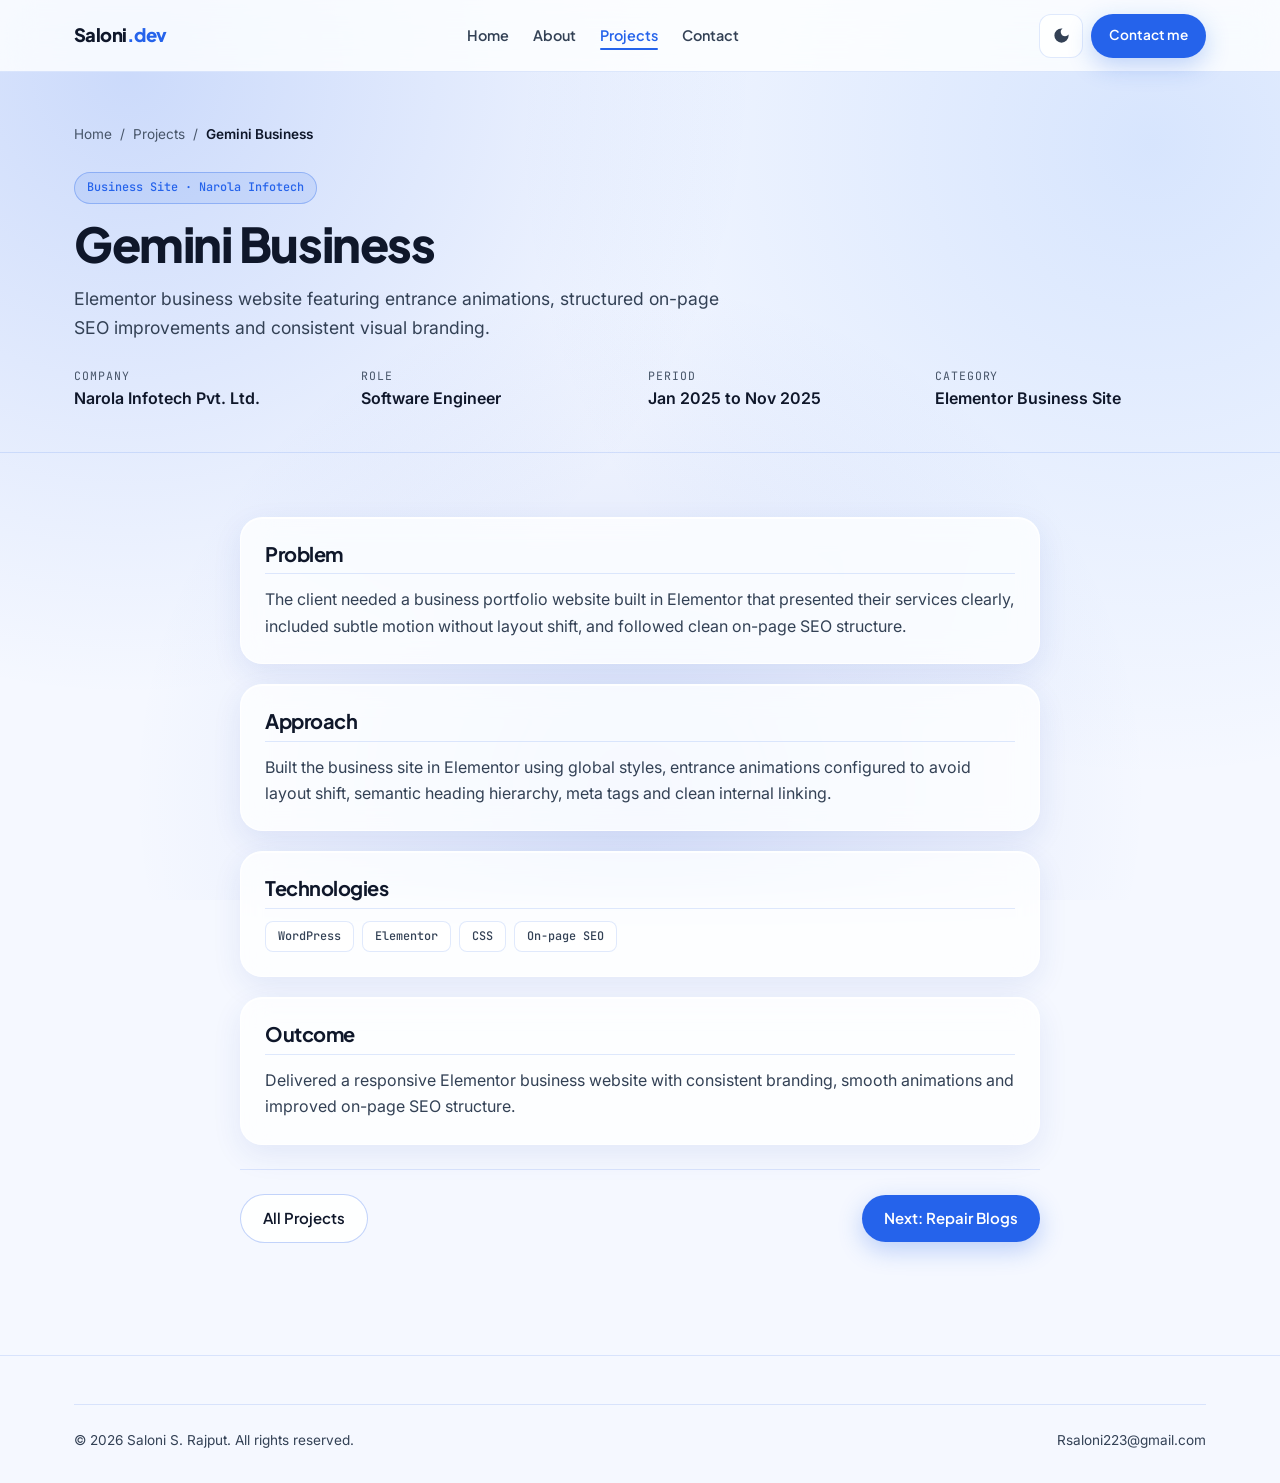
<file: projects/gemini-business.html>
<!doctype html>
<html lang="en">
<head>
  <meta charset="UTF-8">
  <meta name="viewport" content="width=device-width, initial-scale=1.0">
  <title>Gemini Business Case Study | Saloni S. Rajput</title>
  <meta name="description" content="Case study for Gemini Business: Elementor WordPress business website with animations and on-page SEO improvements built at Narola Infotech.">
  <meta name="robots" content="index, follow">
  <meta name="theme-color" content="#2563eb">
  <link rel="canonical" href="https://salonirajput30.github.io/projects/gemini-business.html">
  <link rel="manifest" href="../manifest.webmanifest">
  <link rel="icon" href="../assets/icons/favicon.svg" type="image/svg+xml">
  <link rel="apple-touch-icon" href="../assets/icons/apple-touch-icon.png">

  <meta property="og:type" content="article">
  <meta property="og:url" content="https://salonirajput30.github.io/projects/gemini-business.html">
  <meta property="og:title" content="Gemini Business Case Study | Saloni S. Rajput">
  <meta property="og:description" content="Elementor business website with animations and SEO improvements built at Narola Infotech.">
  <meta property="og:image" content="https://salonirajput30.github.io/assets/og-image.png">
  <meta property="og:image:width" content="1200">
  <meta property="og:image:height" content="630">

  <meta name="twitter:card" content="summary_large_image">
  <meta name="twitter:title" content="Gemini Business Case Study | Saloni S. Rajput">
  <meta name="twitter:description" content="Elementor business website with animations and SEO improvements built at Narola Infotech.">
  <meta name="twitter:image" content="https://salonirajput30.github.io/assets/og-image.png">

  <link rel="preconnect" href="https://fonts.googleapis.com">
  <link rel="preconnect" href="https://fonts.gstatic.com" crossorigin>
  <link href="https://fonts.googleapis.com/css2?family=Inter:wght@400;500;600&family=JetBrains+Mono:wght@400;500&family=Plus+Jakarta+Sans:wght@600;700;800&display=swap" rel="stylesheet">
  <link rel="stylesheet" href="../assets/css/main.css">
  <script>(function(){try{var t=localStorage.getItem('saloni-theme');if(t==='dark'||t==='light')document.documentElement.setAttribute('data-theme',t);}catch(e){}})();</script>

  <script type="application/ld+json">
  {
    "@context": "https://schema.org",
    "@graph": [
      {
        "@type": "BreadcrumbList",
        "itemListElement": [
          { "@type": "ListItem", "position": 1, "name": "Home", "item": "https://salonirajput30.github.io/" },
          { "@type": "ListItem", "position": 2, "name": "Projects", "item": "https://salonirajput30.github.io/projects.html" },
          { "@type": "ListItem", "position": 3, "name": "Gemini Business", "item": "https://salonirajput30.github.io/projects/gemini-business.html" }
        ]
      },
      {
        "@type": "CreativeWork",
        "@id": "https://salonirajput30.github.io/projects/gemini-business.html#work",
        "name": "Gemini Business Website",
        "url": "https://salonirajput30.github.io/projects/gemini-business.html",
        "author": { "@id": "https://salonirajput30.github.io/#person" },
        "keywords": ["WordPress", "Elementor", "Animations", "Technical SEO"]
      }
    ]
  }
  </script>
</head>
<body>
  <a href="#main-content" class="skip-link">Skip to main content</a>
  <header class="site-header" role="banner">
    <div class="nav-inner">
      <a href="../index.html" class="nav-wordmark">Saloni<span>.dev</span></a>
      <nav class="nav-links" aria-label="Main navigation"><a href="../index.html" class="nav-link">Home</a><a href="../about.html" class="nav-link">About</a><a href="../projects.html" class="nav-link active">Projects</a><a href="../contact.html" class="nav-link">Contact</a></nav>
      <div class="nav-actions">
        <button type="button" class="theme-toggle" data-theme-toggle aria-pressed="false" aria-label="Switch to dark mode"><svg viewBox="0 0 24 24" aria-hidden="true"><path d="M12 3a9 9 0 1 0 9 9c0-.46-.04-.92-.1-1.36a5.389 5.389 0 0 1-4.4 2.26 5.403 5.403 0 0 1-3.14-9.8c-.44-.06-.9-.1-1.36-.1z"/></svg></button>
        <a href="../contact.html" class="btn btn-primary btn-sm nav-cta-desktop">Contact me</a>
        <button type="button" class="nav-hamburger" aria-label="Open menu" aria-expanded="false" aria-controls="mobile-nav"><span></span><span></span><span></span></button>
      </div>
    </div>
  </header>
  <div class="mobile-nav" id="mobile-nav" aria-hidden="true" role="dialog" aria-label="Navigation menu">
    <a href="../index.html" class="mobile-nav-link">Home</a><a href="../about.html" class="mobile-nav-link">About</a><a href="../projects.html" class="mobile-nav-link">Projects</a><a href="../contact.html" class="mobile-nav-link">Contact</a>
  </div>

  <main id="main-content">
    <section class="case-hero" aria-labelledby="case-title">
      <div class="container">
        <nav class="breadcrumb" aria-label="Breadcrumb"><a href="../index.html" class="breadcrumb-item">Home</a><span aria-hidden="true">/</span><a href="../projects.html" class="breadcrumb-item">Projects</a><span aria-hidden="true">/</span><span class="breadcrumb-current">Gemini Business</span></nav>
        <span class="badge badge-accent" style="margin-bottom: var(--space-3);">Business Site · Narola Infotech</span>
        <h1 class="case-hero-title" id="case-title">Gemini Business</h1>
        <p class="case-hero-summary">Elementor business website featuring entrance animations, structured on-page SEO improvements and consistent visual branding.</p>
        <div class="case-meta">
          <div><div class="case-meta-label">Company</div><div class="case-meta-value">Narola Infotech Pvt. Ltd.</div></div>
          <div><div class="case-meta-label">Role</div><div class="case-meta-value">Software Engineer</div></div>
          <div><div class="case-meta-label">Period</div><div class="case-meta-value">Jan 2025 to Nov 2025</div></div>
          <div><div class="case-meta-label">Category</div><div class="case-meta-value">Elementor Business Site</div></div>
        </div>
      </div>
    </section>

    <section class="section">
      <div class="container">
        <div class="case-content">
          <article class="case-block glass-panel">
            <h2 class="case-section-title">Problem</h2>
            <p>The client needed a business portfolio website built in Elementor that presented their services clearly, included subtle motion without layout shift, and followed clean on-page SEO structure.</p>
          </article>
          <article class="case-block glass-panel">
            <h2 class="case-section-title">Approach</h2>
            <p>Built the business site in Elementor using global styles, entrance animations configured to avoid layout shift, semantic heading hierarchy, meta tags and clean internal linking.</p>
          </article>
          <article class="case-block glass-panel">
            <h2 class="case-section-title">Technologies</h2>
            <div style="display: flex; flex-wrap: wrap; gap: 8px;">
              <span class="tech-badge">WordPress</span><span class="tech-badge">Elementor</span><span class="tech-badge">CSS</span><span class="tech-badge">On-page SEO</span>
            </div>
          </article>
          <article class="case-block glass-panel">
            <h2 class="case-section-title">Outcome</h2>
            <p>Delivered a responsive Elementor business website with consistent branding, smooth animations and improved on-page SEO structure.</p>
          </article>
          <div class="case-nav">
            <a href="../projects.html" class="btn btn-secondary">All Projects</a>
            <a href="repair-blogs.html" class="btn btn-primary">Next: Repair Blogs</a>
          </div>
        </div>
      </div>
    </section>
  </main>

  <footer class="site-footer" role="contentinfo"><div class="container"><div class="footer-bottom"><p>&copy; <span data-year>2026</span> Saloni S. Rajput. All rights reserved.</p><p><a href="mailto:Rsaloni223@gmail.com">Rsaloni223@gmail.com</a></p></div></div></footer>
  <script src="../assets/js/app.js" defer></script>
</body>
</html>
</file>
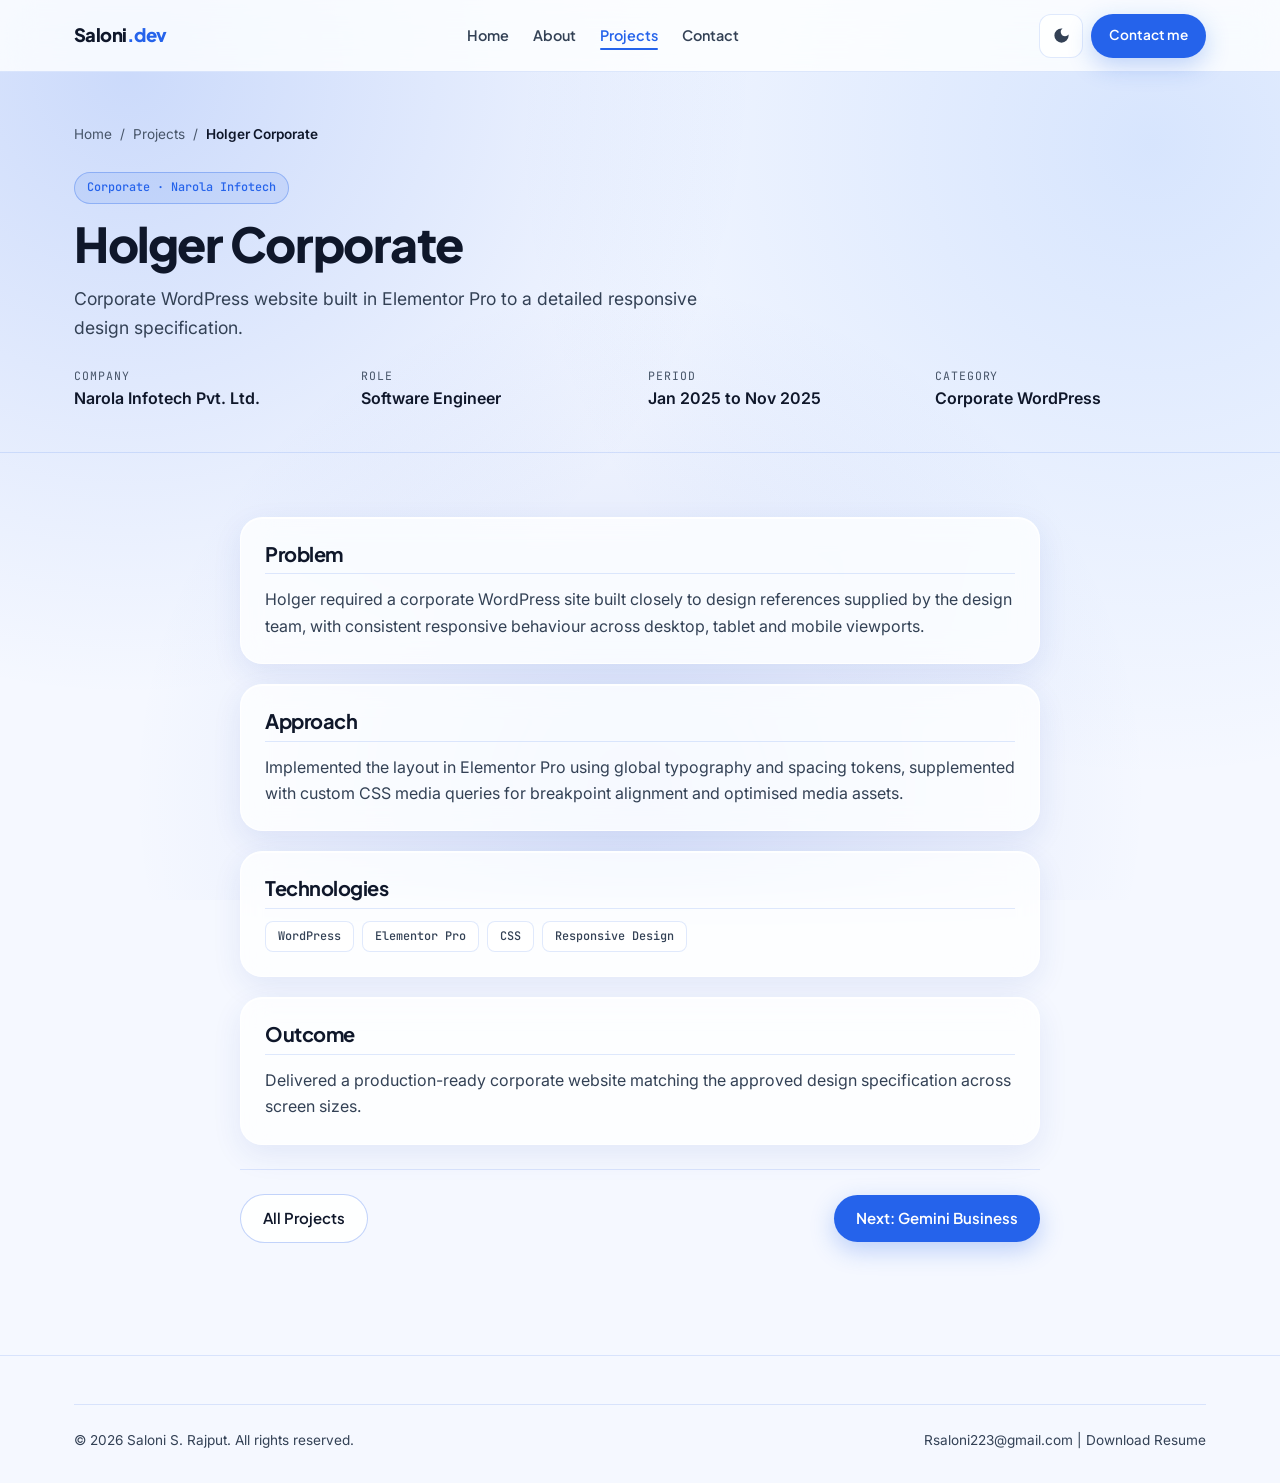
<file: projects/holger.html>
﻿<!doctype html>
<html lang="en">
  <head>
    <meta charset="UTF-8" />
    <meta name="viewport" content="width=device-width, initial-scale=1.0" />
    <title>Holger Corporate Case Study | Saloni S. Rajput</title>
    <meta
      name="description"
      content="Case study for Holger corporate WordPress website built in Elementor Pro at Narola Infotech to a detailed responsive specification."
    />
    <meta name="robots" content="index, follow" />
    <meta name="theme-color" content="#2563eb" />
    <link
      rel="canonical"
      href="https://salonirajput30.github.io/projects/holger.html"
    />
    <link rel="manifest" href="../manifest.webmanifest" />
    <link rel="icon" href="../assets/icons/favicon.svg" type="image/svg+xml" />
    <link rel="apple-touch-icon" href="../assets/icons/apple-touch-icon.png" />

    <meta property="og:type" content="article" />
    <meta
      property="og:url"
      content="https://salonirajput30.github.io/projects/holger.html"
    />
    <meta
      property="og:title"
      content="Holger Corporate Case Study | Saloni S. Rajput"
    />
    <meta
      property="og:description"
      content="Corporate WordPress website built in Elementor Pro to a detailed responsive design specification."
    />
    <meta
      property="og:image"
      content="https://salonirajput30.github.io/assets/og-image.png"
    />
    <meta property="og:image:width" content="1200" />
    <meta property="og:image:height" content="630" />

    <meta name="twitter:card" content="summary_large_image" />
    <meta
      name="twitter:title"
      content="Holger Corporate Case Study | Saloni S. Rajput"
    />
    <meta
      name="twitter:description"
      content="Corporate WordPress website built in Elementor Pro at Narola Infotech."
    />
    <meta
      name="twitter:image"
      content="https://salonirajput30.github.io/assets/og-image.png"
    />

    <link rel="preconnect" href="https://fonts.googleapis.com" />
    <link rel="preconnect" href="https://fonts.gstatic.com" crossorigin />
    <link
      href="https://fonts.googleapis.com/css2?family=Inter:wght@400;500;600&family=JetBrains+Mono:wght@400;500&family=Plus+Jakarta+Sans:wght@600;700;800&display=swap"
      rel="stylesheet"
    />
    <link rel="stylesheet" href="../assets/css/main.css" />
    <script>
      (function () {
        try {
          var t = localStorage.getItem("saloni-theme");
          if (t === "dark" || t === "light")
            document.documentElement.setAttribute("data-theme", t);
        } catch (e) {}
      })();
    </script>

    <script type="application/ld+json">
      {
        "@context": "https://schema.org",
        "@graph": [
          {
            "@type": "BreadcrumbList",
            "itemListElement": [
              {
                "@type": "ListItem",
                "position": 1,
                "name": "Home",
                "item": "https://salonirajput30.github.io/"
              },
              {
                "@type": "ListItem",
                "position": 2,
                "name": "Projects",
                "item": "https://salonirajput30.github.io/projects.html"
              },
              {
                "@type": "ListItem",
                "position": 3,
                "name": "Holger Corporate",
                "item": "https://salonirajput30.github.io/projects/holger.html"
              }
            ]
          },
          {
            "@type": "CreativeWork",
            "@id": "https://salonirajput30.github.io/projects/holger.html#work",
            "name": "Holger Corporate Website",
            "url": "https://salonirajput30.github.io/projects/holger.html",
            "author": { "@id": "https://salonirajput30.github.io/#person" },
            "keywords": [
              "WordPress",
              "Elementor Pro",
              "Responsive Design",
              "CSS"
            ]
          }
        ]
      }
    </script>
  </head>
  <body>
    <a href="#main-content" class="skip-link">Skip to main content</a>
    <header class="site-header" role="banner">
      <div class="nav-inner">
        <a href="../index.html" class="nav-wordmark">Saloni<span>.dev</span></a>
        <nav class="nav-links" aria-label="Main navigation">
          <a href="../index.html" class="nav-link">Home</a
          ><a href="../about.html" class="nav-link">About</a
          ><a href="../projects.html" class="nav-link active">Projects</a
          ><a href="../contact.html" class="nav-link">Contact</a>
        </nav>
        <div class="nav-actions">
          <button
            type="button"
            class="theme-toggle"
            data-theme-toggle
            aria-pressed="false"
            aria-label="Switch to dark mode"
          >
            <svg viewBox="0 0 24 24" aria-hidden="true">
              <path
                d="M12 3a9 9 0 1 0 9 9c0-.46-.04-.92-.1-1.36a5.389 5.389 0 0 1-4.4 2.26 5.403 5.403 0 0 1-3.14-9.8c-.44-.06-.9-.1-1.36-.1z"
              />
            </svg>
          </button>
          <a href="../contact.html" class="btn btn-primary btn-sm nav-cta-desktop"
            >Contact me</a
          >
          <button
            type="button"
            class="nav-hamburger"
            aria-label="Open menu"
            aria-expanded="false"
            aria-controls="mobile-nav"
          >
            <span></span><span></span><span></span>
          </button>
        </div>
      </div>
    </header>
    <div
      class="mobile-nav"
      id="mobile-nav"
      aria-hidden="true"
      role="dialog"
      aria-label="Navigation menu"
    >
      <a href="../index.html" class="mobile-nav-link">Home</a
      ><a href="../about.html" class="mobile-nav-link">About</a
      ><a href="../projects.html" class="mobile-nav-link">Projects</a
      ><a href="../contact.html" class="mobile-nav-link">Contact</a>
    </div>

    <main id="main-content">
      <section class="case-hero" aria-labelledby="case-title">
        <div class="container">
          <nav class="breadcrumb" aria-label="Breadcrumb">
            <a href="../index.html" class="breadcrumb-item">Home</a
            ><span aria-hidden="true">/</span
            ><a href="../projects.html" class="breadcrumb-item">Projects</a
            ><span aria-hidden="true">/</span
            ><span class="breadcrumb-current">Holger Corporate</span>
          </nav>
          <span class="badge badge-accent" style="margin-bottom: var(--space-3)"
            >Corporate · Narola Infotech</span
          >
          <h1 class="case-hero-title" id="case-title">Holger Corporate</h1>
          <p class="case-hero-summary">
            Corporate WordPress website built in Elementor Pro to a detailed
            responsive design specification.
          </p>
          <div class="case-meta">
            <div>
              <div class="case-meta-label">Company</div>
              <div class="case-meta-value">Narola Infotech Pvt. Ltd.</div>
            </div>
            <div>
              <div class="case-meta-label">Role</div>
              <div class="case-meta-value">Software Engineer</div>
            </div>
            <div>
              <div class="case-meta-label">Period</div>
              <div class="case-meta-value">Jan 2025 to Nov 2025</div>
            </div>
            <div>
              <div class="case-meta-label">Category</div>
              <div class="case-meta-value">Corporate WordPress</div>
            </div>
          </div>
        </div>
      </section>

      <section class="section">
        <div class="container">
          <div class="case-content">
            <article class="case-block glass-panel">
              <h2 class="case-section-title">Problem</h2>
              <p>
                Holger required a corporate WordPress site built closely to
                design references supplied by the design team, with consistent
                responsive behaviour across desktop, tablet and mobile
                viewports.
              </p>
            </article>
            <article class="case-block glass-panel">
              <h2 class="case-section-title">Approach</h2>
              <p>
                Implemented the layout in Elementor Pro using global typography
                and spacing tokens, supplemented with custom CSS media queries
                for breakpoint alignment and optimised media assets.
              </p>
            </article>
            <article class="case-block glass-panel">
              <h2 class="case-section-title">Technologies</h2>
              <div style="display: flex; flex-wrap: wrap; gap: 8px">
                <span class="tech-badge">WordPress</span
                ><span class="tech-badge">Elementor Pro</span
                ><span class="tech-badge">CSS</span
                ><span class="tech-badge">Responsive Design</span>
              </div>
            </article>
            <article class="case-block glass-panel">
              <h2 class="case-section-title">Outcome</h2>
              <p>
                Delivered a production-ready corporate website matching the
                approved design specification across screen sizes.
              </p>
            </article>
            <div class="case-nav">
              <a href="../projects.html" class="btn btn-secondary"
                >All Projects</a
              >
              <a href="gemini-business.html" class="btn btn-primary"
                >Next: Gemini Business</a
              >
            </div>
          </div>
        </div>
      </section>
    </main>

    <footer class="site-footer" role="contentinfo">
      <div class="container">
        <div class="footer-bottom">
          <p>
            &copy; <span data-year>2026</span> Saloni S. Rajput. All rights
            reserved.
          </p>
          <p>
            <a href="mailto:Rsaloni223@gmail.com">Rsaloni223@gmail.com</a> |
            <a
              href="../assets/saloni-rajput-wordpress-developer-resume.pdf"
              download
              >Download Resume</a
            >
          </p>
        </div>
      </div>
    </footer>
    <script src="../assets/js/app.js" defer></script>
  </body>
</html>
</file>
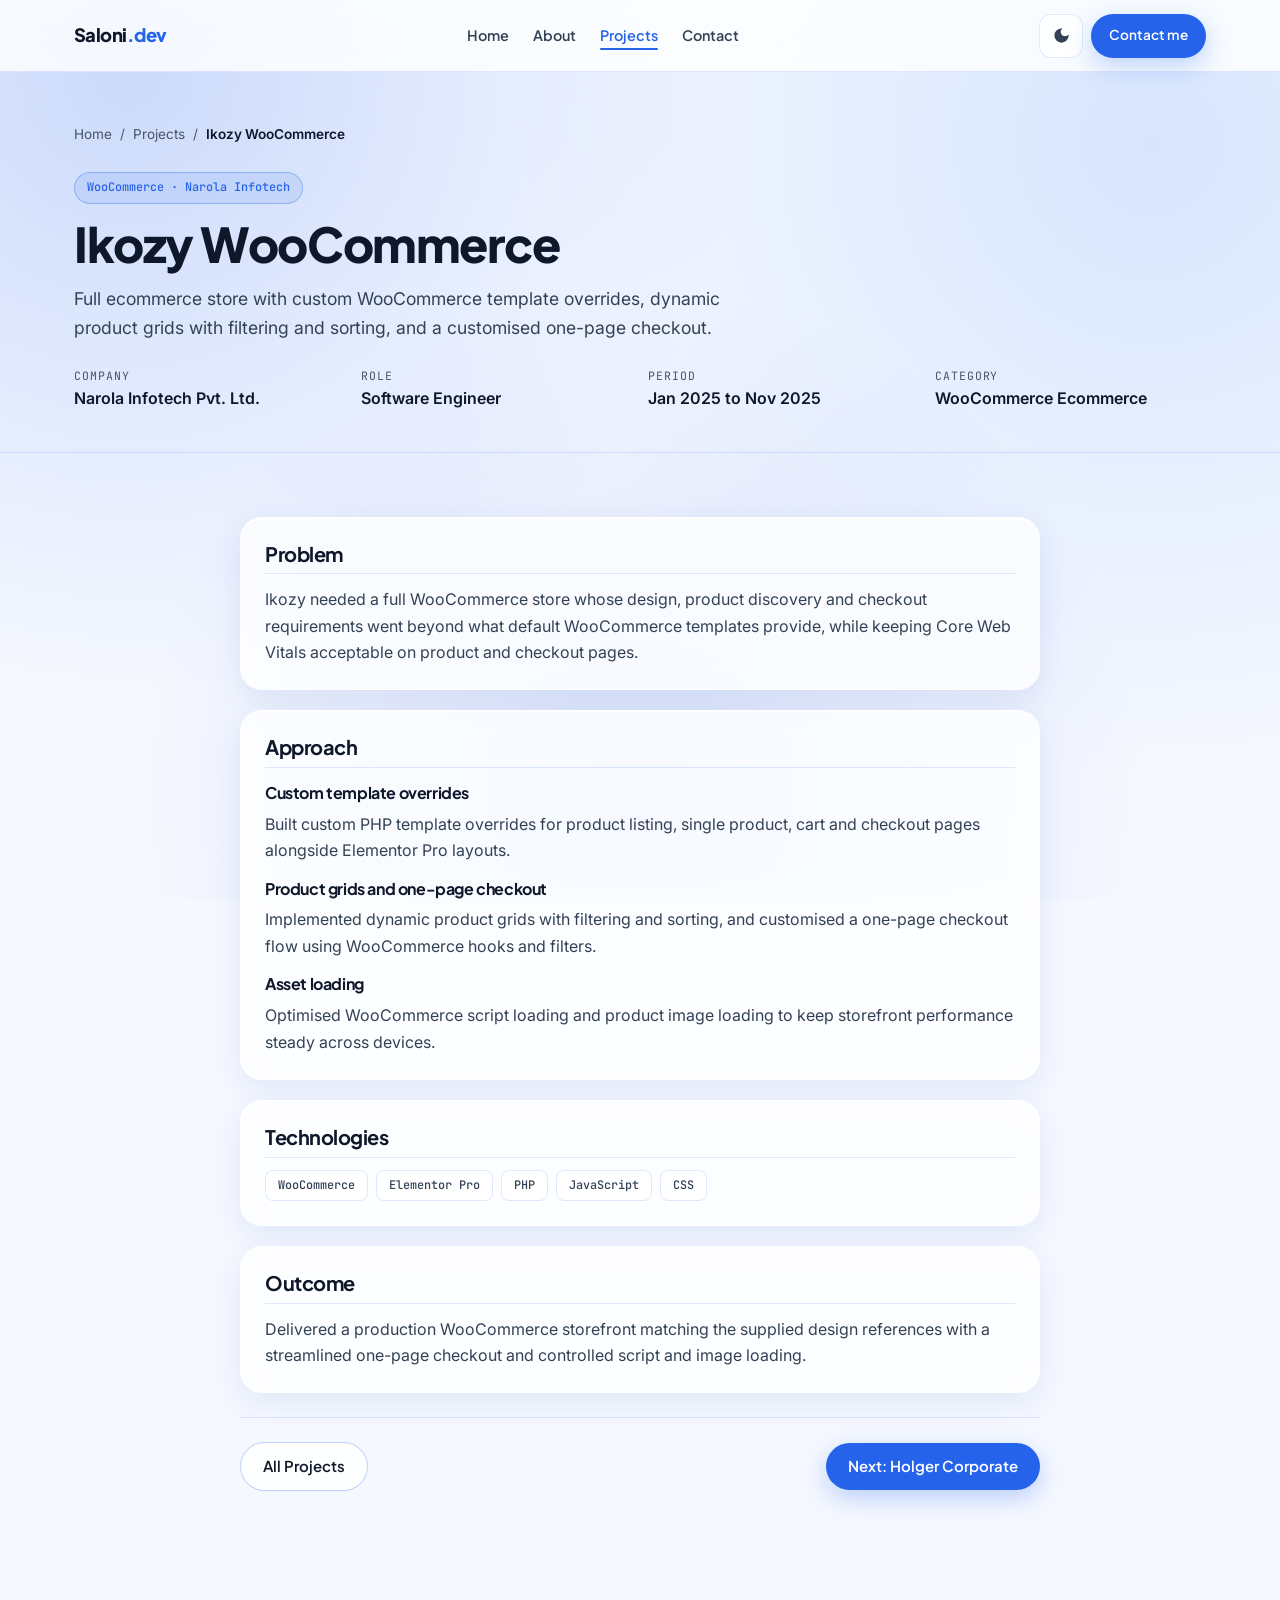
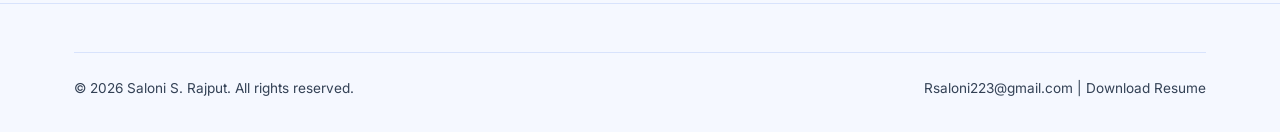
<file: projects/ikozy-woocommerce.html>
<!doctype html>
<html lang="en">
  <head>
    <meta charset="UTF-8" />
    <meta name="viewport" content="width=device-width, initial-scale=1.0" />
    <title>Ikozy WooCommerce Case Study | Saloni S. Rajput</title>
    <meta
      name="description"
      content="Case study for Ikozy WooCommerce store: custom template overrides, product filtering, one-page checkout and script optimisation."
    />
    <meta name="robots" content="index, follow" />
    <meta name="theme-color" content="#2563eb" />
    <link
      rel="canonical"
      href="https://salonirajput30.github.io/projects/ikozy-woocommerce.html"
    />
    <link rel="manifest" href="../manifest.webmanifest" />
    <link rel="icon" href="../assets/icons/favicon.svg" type="image/svg+xml" />
    <link rel="apple-touch-icon" href="../assets/icons/apple-touch-icon.png" />

    <meta property="og:type" content="article" />
    <meta
      property="og:url"
      content="https://salonirajput30.github.io/projects/ikozy-woocommerce.html"
    />
    <meta
      property="og:title"
      content="Ikozy WooCommerce Case Study | Saloni S. Rajput"
    />
    <meta
      property="og:description"
      content="Custom WooCommerce template overrides, product grids and one-page checkout built at Narola Infotech."
    />
    <meta
      property="og:image"
      content="https://salonirajput30.github.io/assets/og-image.png"
    />
    <meta property="og:image:width" content="1200" />
    <meta property="og:image:height" content="630" />

    <meta name="twitter:card" content="summary_large_image" />
    <meta
      name="twitter:title"
      content="Ikozy WooCommerce Case Study | Saloni S. Rajput"
    />
    <meta
      name="twitter:description"
      content="Custom WooCommerce template overrides and one-page checkout built at Narola Infotech."
    />
    <meta
      name="twitter:image"
      content="https://salonirajput30.github.io/assets/og-image.png"
    />

    <link rel="preconnect" href="https://fonts.googleapis.com" />
    <link rel="preconnect" href="https://fonts.gstatic.com" crossorigin />
    <link
      href="https://fonts.googleapis.com/css2?family=Inter:wght@400;500;600&family=JetBrains+Mono:wght@400;500&family=Plus+Jakarta+Sans:wght@600;700;800&display=swap"
      rel="stylesheet"
    />
    <link rel="stylesheet" href="../assets/css/main.css" />
    <script>
      (function () {
        try {
          var t = localStorage.getItem("saloni-theme");
          if (t === "dark" || t === "light")
            document.documentElement.setAttribute("data-theme", t);
        } catch (e) {}
      })();
    </script>

    <script type="application/ld+json">
      {
        "@context": "https://schema.org",
        "@graph": [
          {
            "@type": "BreadcrumbList",
            "itemListElement": [
              {
                "@type": "ListItem",
                "position": 1,
                "name": "Home",
                "item": "https://salonirajput30.github.io/"
              },
              {
                "@type": "ListItem",
                "position": 2,
                "name": "Projects",
                "item": "https://salonirajput30.github.io/projects.html"
              },
              {
                "@type": "ListItem",
                "position": 3,
                "name": "Ikozy WooCommerce",
                "item": "https://salonirajput30.github.io/projects/ikozy-woocommerce.html"
              }
            ]
          },
          {
            "@type": "CreativeWork",
            "@id": "https://salonirajput30.github.io/projects/ikozy-woocommerce.html#work",
            "name": "Ikozy WooCommerce",
            "url": "https://salonirajput30.github.io/projects/ikozy-woocommerce.html",
            "author": { "@id": "https://salonirajput30.github.io/#person" },
            "keywords": [
              "WooCommerce",
              "Elementor Pro",
              "PHP",
              "JavaScript",
              "CSS",
              "One-page Checkout"
            ]
          }
        ]
      }
    </script>
  </head>
  <body>
    <a href="#main-content" class="skip-link">Skip to main content</a>
    <header class="site-header" role="banner">
      <div class="nav-inner">
        <a href="../index.html" class="nav-wordmark">Saloni<span>.dev</span></a>
        <nav class="nav-links" aria-label="Main navigation">
          <a href="../index.html" class="nav-link">Home</a
          ><a href="../about.html" class="nav-link">About</a
          ><a href="../projects.html" class="nav-link active">Projects</a
          ><a href="../contact.html" class="nav-link">Contact</a>
        </nav>
        <div class="nav-actions">
          <button
            type="button"
            class="theme-toggle"
            data-theme-toggle
            aria-pressed="false"
            aria-label="Switch to dark mode"
          >
            <svg viewBox="0 0 24 24" aria-hidden="true">
              <path
                d="M12 3a9 9 0 1 0 9 9c0-.46-.04-.92-.1-1.36a5.389 5.389 0 0 1-4.4 2.26 5.403 5.403 0 0 1-3.14-9.8c-.44-.06-.9-.1-1.36-.1z"
              />
            </svg>
          </button>
          <a href="../contact.html" class="btn btn-primary btn-sm nav-cta-desktop"
            >Contact me</a
          >
          <button
            type="button"
            class="nav-hamburger"
            aria-label="Open menu"
            aria-expanded="false"
            aria-controls="mobile-nav"
          >
            <span></span><span></span><span></span>
          </button>
        </div>
      </div>
    </header>
    <div
      class="mobile-nav"
      id="mobile-nav"
      aria-hidden="true"
      role="dialog"
      aria-label="Navigation menu"
    >
      <a href="../index.html" class="mobile-nav-link">Home</a
      ><a href="../about.html" class="mobile-nav-link">About</a
      ><a href="../projects.html" class="mobile-nav-link">Projects</a
      ><a href="../contact.html" class="mobile-nav-link">Contact</a>
    </div>

    <main id="main-content">
      <section class="case-hero" aria-labelledby="case-title">
        <div class="container">
          <nav class="breadcrumb" aria-label="Breadcrumb">
            <a href="../index.html" class="breadcrumb-item">Home</a
            ><span aria-hidden="true">/</span>
            <a href="../projects.html" class="breadcrumb-item">Projects</a
            ><span aria-hidden="true">/</span>
            <span class="breadcrumb-current">Ikozy WooCommerce</span>
          </nav>
          <span class="badge badge-accent" style="margin-bottom: var(--space-3)"
            >WooCommerce · Narola Infotech</span
          >
          <h1 class="case-hero-title" id="case-title">Ikozy WooCommerce</h1>
          <p class="case-hero-summary">
            Full ecommerce store with custom WooCommerce template overrides,
            dynamic product grids with filtering and sorting, and a customised
            one-page checkout.
          </p>
          <div class="case-meta">
            <div>
              <div class="case-meta-label">Company</div>
              <div class="case-meta-value">Narola Infotech Pvt. Ltd.</div>
            </div>
            <div>
              <div class="case-meta-label">Role</div>
              <div class="case-meta-value">Software Engineer</div>
            </div>
            <div>
              <div class="case-meta-label">Period</div>
              <div class="case-meta-value">Jan 2025 to Nov 2025</div>
            </div>
            <div>
              <div class="case-meta-label">Category</div>
              <div class="case-meta-value">WooCommerce Ecommerce</div>
            </div>
          </div>
        </div>
      </section>

      <section class="section">
        <div class="container">
          <div class="case-content">
            <article class="case-block glass-panel">
              <h2 class="case-section-title">Problem</h2>
              <p>
                Ikozy needed a full WooCommerce store whose design, product
                discovery and checkout requirements went beyond what default
                WooCommerce templates provide, while keeping Core Web Vitals
                acceptable on product and checkout pages.
              </p>
            </article>
            <article class="case-block glass-panel">
              <h2 class="case-section-title">Approach</h2>
              <h3>Custom template overrides</h3>
              <p>
                Built custom PHP template overrides for product listing, single
                product, cart and checkout pages alongside Elementor Pro
                layouts.
              </p>
              <h3>Product grids and one-page checkout</h3>
              <p>
                Implemented dynamic product grids with filtering and sorting,
                and customised a one-page checkout flow using WooCommerce hooks
                and filters.
              </p>
              <h3>Asset loading</h3>
              <p>
                Optimised WooCommerce script loading and product image loading
                to keep storefront performance steady across devices.
              </p>
            </article>
            <article class="case-block glass-panel">
              <h2 class="case-section-title">Technologies</h2>
              <div style="display: flex; flex-wrap: wrap; gap: 8px">
                <span class="tech-badge">WooCommerce</span
                ><span class="tech-badge">Elementor Pro</span
                ><span class="tech-badge">PHP</span
                ><span class="tech-badge">JavaScript</span
                ><span class="tech-badge">CSS</span>
              </div>
            </article>
            <article class="case-block glass-panel">
              <h2 class="case-section-title">Outcome</h2>
              <p>
                Delivered a production WooCommerce storefront matching the
                supplied design references with a streamlined one-page checkout
                and controlled script and image loading.
              </p>
            </article>
            <div class="case-nav">
              <a href="../projects.html" class="btn btn-secondary"
                >All Projects</a
              >
              <a href="holger.html" class="btn btn-primary"
                >Next: Holger Corporate</a
              >
            </div>
          </div>
        </div>
      </section>
    </main>

    <footer class="site-footer" role="contentinfo">
      <div class="container">
        <div class="footer-bottom">
          <p>
            &copy; <span data-year>2026</span> Saloni S. Rajput. All rights
            reserved.
          </p>
          <p>
            <a href="mailto:Rsaloni223@gmail.com">Rsaloni223@gmail.com</a> |
            <a
              href="../assets/saloni-rajput-wordpress-developer-resume.pdf"
              download
              >Download Resume</a
            >
          </p>
        </div>
      </div>
    </footer>
    <script src="../assets/js/app.js" defer></script>
  </body>
</html>
</file>
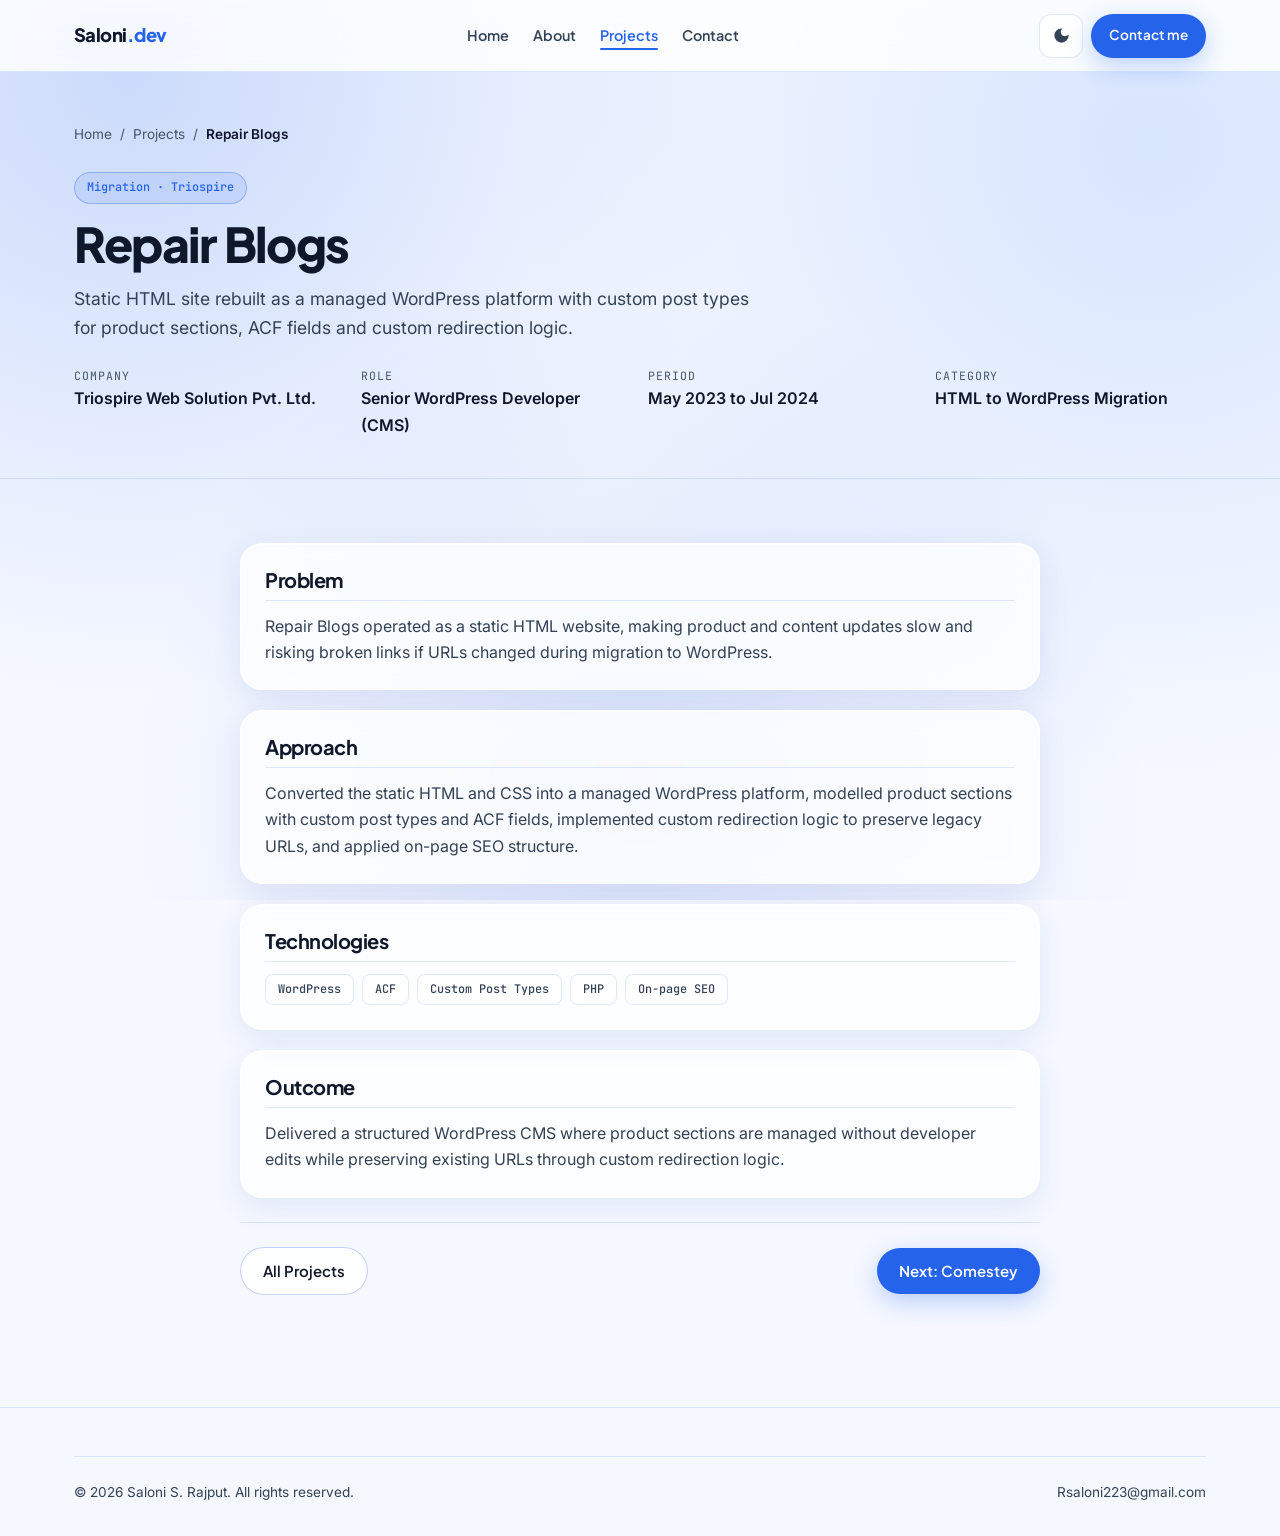
<file: projects/repair-blogs.html>
<!doctype html>
<html lang="en">
<head>
  <meta charset="UTF-8">
  <meta name="viewport" content="width=device-width, initial-scale=1.0">
  <title>Repair Blogs Migration Case Study | Saloni S. Rajput</title>
  <meta name="description" content="Case study for Repair Blogs: static HTML to WordPress migration with ACF, custom post types and custom redirection logic at Triospire.">
  <meta name="robots" content="index, follow">
  <meta name="theme-color" content="#2563eb">
  <link rel="canonical" href="https://salonirajput30.github.io/projects/repair-blogs.html">
  <link rel="manifest" href="../manifest.webmanifest">
  <link rel="icon" href="../assets/icons/favicon.svg" type="image/svg+xml">
  <link rel="apple-touch-icon" href="../assets/icons/apple-touch-icon.png">

  <meta property="og:type" content="article">
  <meta property="og:url" content="https://salonirajput30.github.io/projects/repair-blogs.html">
  <meta property="og:title" content="Repair Blogs Migration Case Study | Saloni S. Rajput">
  <meta property="og:description" content="Static HTML site rebuilt as a managed WordPress platform with ACF, custom post types and custom redirection logic.">
  <meta property="og:image" content="https://salonirajput30.github.io/assets/og-image.png">
  <meta property="og:image:width" content="1200">
  <meta property="og:image:height" content="630">

  <meta name="twitter:card" content="summary_large_image">
  <meta name="twitter:title" content="Repair Blogs Migration Case Study | Saloni S. Rajput">
  <meta name="twitter:description" content="HTML to WordPress migration with ACF, CPTs and custom redirects.">
  <meta name="twitter:image" content="https://salonirajput30.github.io/assets/og-image.png">

  <link rel="preconnect" href="https://fonts.googleapis.com">
  <link rel="preconnect" href="https://fonts.gstatic.com" crossorigin>
  <link href="https://fonts.googleapis.com/css2?family=Inter:wght@400;500;600&family=JetBrains+Mono:wght@400;500&family=Plus+Jakarta+Sans:wght@600;700;800&display=swap" rel="stylesheet">
  <link rel="stylesheet" href="../assets/css/main.css">
  <script>(function(){try{var t=localStorage.getItem('saloni-theme');if(t==='dark'||t==='light')document.documentElement.setAttribute('data-theme',t);}catch(e){}})();</script>

  <script type="application/ld+json">
  {
    "@context": "https://schema.org",
    "@graph": [
      {
        "@type": "BreadcrumbList",
        "itemListElement": [
          { "@type": "ListItem", "position": 1, "name": "Home", "item": "https://salonirajput30.github.io/" },
          { "@type": "ListItem", "position": 2, "name": "Projects", "item": "https://salonirajput30.github.io/projects.html" },
          { "@type": "ListItem", "position": 3, "name": "Repair Blogs", "item": "https://salonirajput30.github.io/projects/repair-blogs.html" }
        ]
      },
      {
        "@type": "CreativeWork",
        "@id": "https://salonirajput30.github.io/projects/repair-blogs.html#work",
        "name": "Repair Blogs HTML to WordPress Migration",
        "url": "https://salonirajput30.github.io/projects/repair-blogs.html",
        "author": { "@id": "https://salonirajput30.github.io/#person" },
        "keywords": ["WordPress", "ACF", "Custom Post Types", "PHP", "Custom Redirection"]
      }
    ]
  }
  </script>
</head>
<body>
  <a href="#main-content" class="skip-link">Skip to main content</a>
  <header class="site-header" role="banner">
    <div class="nav-inner">
      <a href="../index.html" class="nav-wordmark">Saloni<span>.dev</span></a>
      <nav class="nav-links" aria-label="Main navigation"><a href="../index.html" class="nav-link">Home</a><a href="../about.html" class="nav-link">About</a><a href="../projects.html" class="nav-link active">Projects</a><a href="../contact.html" class="nav-link">Contact</a></nav>
      <div class="nav-actions">
        <button type="button" class="theme-toggle" data-theme-toggle aria-pressed="false" aria-label="Switch to dark mode"><svg viewBox="0 0 24 24" aria-hidden="true"><path d="M12 3a9 9 0 1 0 9 9c0-.46-.04-.92-.1-1.36a5.389 5.389 0 0 1-4.4 2.26 5.403 5.403 0 0 1-3.14-9.8c-.44-.06-.9-.1-1.36-.1z"/></svg></button>
        <a href="../contact.html" class="btn btn-primary btn-sm nav-cta-desktop">Contact me</a>
        <button type="button" class="nav-hamburger" aria-label="Open menu" aria-expanded="false" aria-controls="mobile-nav"><span></span><span></span><span></span></button>
      </div>
    </div>
  </header>
  <div class="mobile-nav" id="mobile-nav" aria-hidden="true" role="dialog" aria-label="Navigation menu">
    <a href="../index.html" class="mobile-nav-link">Home</a><a href="../about.html" class="mobile-nav-link">About</a><a href="../projects.html" class="mobile-nav-link">Projects</a><a href="../contact.html" class="mobile-nav-link">Contact</a>
  </div>

  <main id="main-content">
    <section class="case-hero" aria-labelledby="case-title">
      <div class="container">
        <nav class="breadcrumb" aria-label="Breadcrumb"><a href="../index.html" class="breadcrumb-item">Home</a><span aria-hidden="true">/</span><a href="../projects.html" class="breadcrumb-item">Projects</a><span aria-hidden="true">/</span><span class="breadcrumb-current">Repair Blogs</span></nav>
        <span class="badge badge-accent" style="margin-bottom: var(--space-3);">Migration · Triospire</span>
        <h1 class="case-hero-title" id="case-title">Repair Blogs</h1>
        <p class="case-hero-summary">Static HTML site rebuilt as a managed WordPress platform with custom post types for product sections, ACF fields and custom redirection logic.</p>
        <div class="case-meta">
          <div><div class="case-meta-label">Company</div><div class="case-meta-value">Triospire Web Solution Pvt. Ltd.</div></div>
          <div><div class="case-meta-label">Role</div><div class="case-meta-value">Senior WordPress Developer (CMS)</div></div>
          <div><div class="case-meta-label">Period</div><div class="case-meta-value">May 2023 to Jul 2024</div></div>
          <div><div class="case-meta-label">Category</div><div class="case-meta-value">HTML to WordPress Migration</div></div>
        </div>
      </div>
    </section>

    <section class="section">
      <div class="container">
        <div class="case-content">
          <article class="case-block glass-panel">
            <h2 class="case-section-title">Problem</h2>
            <p>Repair Blogs operated as a static HTML website, making product and content updates slow and risking broken links if URLs changed during migration to WordPress.</p>
          </article>
          <article class="case-block glass-panel">
            <h2 class="case-section-title">Approach</h2>
            <p>Converted the static HTML and CSS into a managed WordPress platform, modelled product sections with custom post types and ACF fields, implemented custom redirection logic to preserve legacy URLs, and applied on-page SEO structure.</p>
          </article>
          <article class="case-block glass-panel">
            <h2 class="case-section-title">Technologies</h2>
            <div style="display: flex; flex-wrap: wrap; gap: 8px;">
              <span class="tech-badge">WordPress</span><span class="tech-badge">ACF</span><span class="tech-badge">Custom Post Types</span><span class="tech-badge">PHP</span><span class="tech-badge">On-page SEO</span>
            </div>
          </article>
          <article class="case-block glass-panel">
            <h2 class="case-section-title">Outcome</h2>
            <p>Delivered a structured WordPress CMS where product sections are managed without developer edits while preserving existing URLs through custom redirection logic.</p>
          </article>
          <div class="case-nav">
            <a href="../projects.html" class="btn btn-secondary">All Projects</a>
            <a href="comestey.html" class="btn btn-primary">Next: Comestey</a>
          </div>
        </div>
      </div>
    </section>
  </main>

  <footer class="site-footer" role="contentinfo"><div class="container"><div class="footer-bottom"><p>&copy; <span data-year>2026</span> Saloni S. Rajput. All rights reserved.</p><p><a href="mailto:Rsaloni223@gmail.com">Rsaloni223@gmail.com</a></p></div></div></footer>
  <script src="../assets/js/app.js" defer></script>
</body>
</html>
</file>
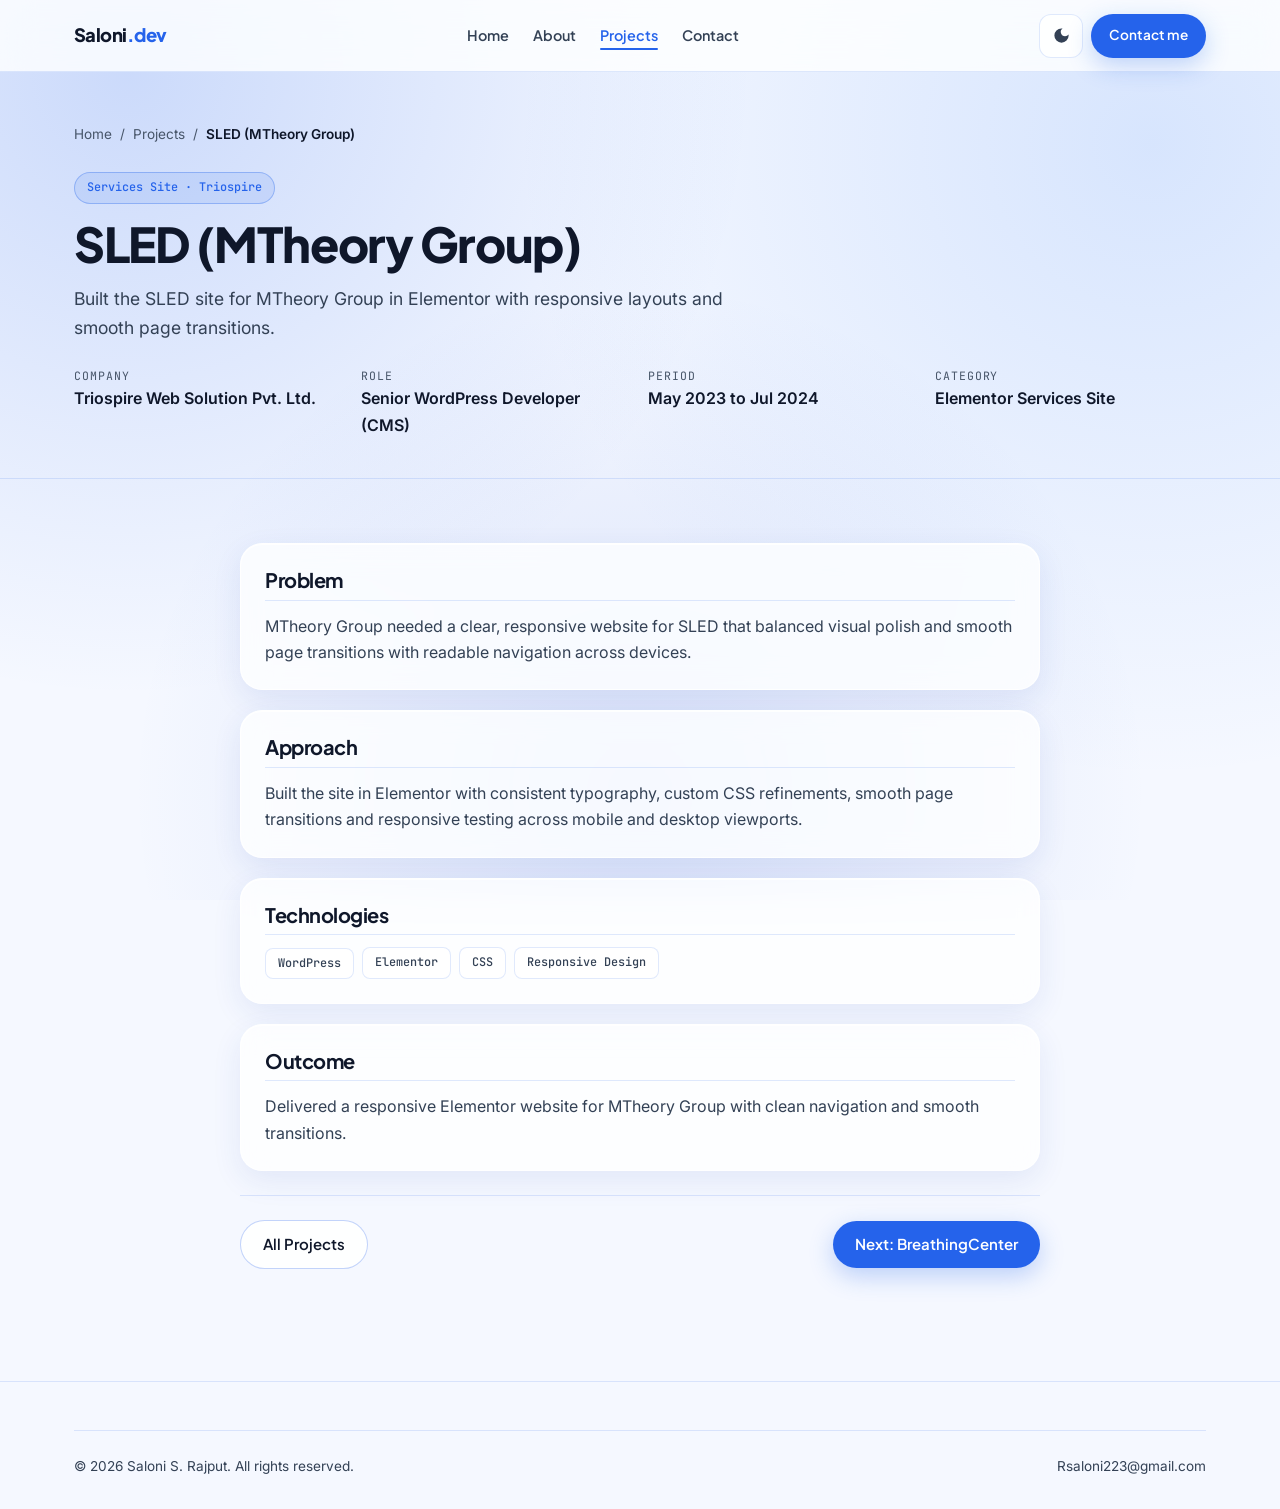
<file: projects/sled-mtheory.html>
<!doctype html>
<html lang="en">
<head>
  <meta charset="UTF-8">
  <meta name="viewport" content="width=device-width, initial-scale=1.0">
  <title>SLED (MTheory Group) Case Study | Saloni S. Rajput</title>
  <meta name="description" content="Case study for SLED (MTheory Group): WordPress website built in Elementor with responsive layouts and smooth page transitions at Triospire.">
  <meta name="robots" content="index, follow">
  <meta name="theme-color" content="#2563eb">
  <link rel="canonical" href="https://salonirajput30.github.io/projects/sled-mtheory.html">
  <link rel="manifest" href="../manifest.webmanifest">
  <link rel="icon" href="../assets/icons/favicon.svg" type="image/svg+xml">
  <link rel="apple-touch-icon" href="../assets/icons/apple-touch-icon.png">

  <meta property="og:type" content="article">
  <meta property="og:url" content="https://salonirajput30.github.io/projects/sled-mtheory.html">
  <meta property="og:title" content="SLED (MTheory Group) Case Study | Saloni S. Rajput">
  <meta property="og:description" content="Elementor WordPress site for MTheory Group with responsive layouts and smooth page transitions.">
  <meta property="og:image" content="https://salonirajput30.github.io/assets/og-image.png">
  <meta property="og:image:width" content="1200">
  <meta property="og:image:height" content="630">

  <meta name="twitter:card" content="summary_large_image">
  <meta name="twitter:title" content="SLED (MTheory Group) Case Study | Saloni S. Rajput">
  <meta name="twitter:description" content="Elementor WordPress site for MTheory Group built at Triospire.">
  <meta name="twitter:image" content="https://salonirajput30.github.io/assets/og-image.png">

  <link rel="preconnect" href="https://fonts.googleapis.com">
  <link rel="preconnect" href="https://fonts.gstatic.com" crossorigin>
  <link href="https://fonts.googleapis.com/css2?family=Inter:wght@400;500;600&family=JetBrains+Mono:wght@400;500&family=Plus+Jakarta+Sans:wght@600;700;800&display=swap" rel="stylesheet">
  <link rel="stylesheet" href="../assets/css/main.css">
  <script>(function(){try{var t=localStorage.getItem('saloni-theme');if(t==='dark'||t==='light')document.documentElement.setAttribute('data-theme',t);}catch(e){}})();</script>

  <script type="application/ld+json">
  {
    "@context": "https://schema.org",
    "@graph": [
      {
        "@type": "BreadcrumbList",
        "itemListElement": [
          { "@type": "ListItem", "position": 1, "name": "Home", "item": "https://salonirajput30.github.io/" },
          { "@type": "ListItem", "position": 2, "name": "Projects", "item": "https://salonirajput30.github.io/projects.html" },
          { "@type": "ListItem", "position": 3, "name": "SLED (MTheory Group)", "item": "https://salonirajput30.github.io/projects/sled-mtheory.html" }
        ]
      },
      {
        "@type": "CreativeWork",
        "@id": "https://salonirajput30.github.io/projects/sled-mtheory.html#work",
        "name": "SLED (MTheory Group)",
        "url": "https://salonirajput30.github.io/projects/sled-mtheory.html",
        "author": { "@id": "https://salonirajput30.github.io/#person" },
        "keywords": ["WordPress", "Elementor", "Responsive Design", "CSS"]
      }
    ]
  }
  </script>
</head>
<body>
  <a href="#main-content" class="skip-link">Skip to main content</a>
  <header class="site-header" role="banner">
    <div class="nav-inner">
      <a href="../index.html" class="nav-wordmark">Saloni<span>.dev</span></a>
      <nav class="nav-links" aria-label="Main navigation"><a href="../index.html" class="nav-link">Home</a><a href="../about.html" class="nav-link">About</a><a href="../projects.html" class="nav-link active">Projects</a><a href="../contact.html" class="nav-link">Contact</a></nav>
      <div class="nav-actions">
        <button type="button" class="theme-toggle" data-theme-toggle aria-pressed="false" aria-label="Switch to dark mode"><svg viewBox="0 0 24 24" aria-hidden="true"><path d="M12 3a9 9 0 1 0 9 9c0-.46-.04-.92-.1-1.36a5.389 5.389 0 0 1-4.4 2.26 5.403 5.403 0 0 1-3.14-9.8c-.44-.06-.9-.1-1.36-.1z"/></svg></button>
        <a href="../contact.html" class="btn btn-primary btn-sm nav-cta-desktop">Contact me</a>
        <button type="button" class="nav-hamburger" aria-label="Open menu" aria-expanded="false" aria-controls="mobile-nav"><span></span><span></span><span></span></button>
      </div>
    </div>
  </header>
  <div class="mobile-nav" id="mobile-nav" aria-hidden="true" role="dialog" aria-label="Navigation menu">
    <a href="../index.html" class="mobile-nav-link">Home</a><a href="../about.html" class="mobile-nav-link">About</a><a href="../projects.html" class="mobile-nav-link">Projects</a><a href="../contact.html" class="mobile-nav-link">Contact</a>
  </div>

  <main id="main-content">
    <section class="case-hero" aria-labelledby="case-title">
      <div class="container">
        <nav class="breadcrumb" aria-label="Breadcrumb"><a href="../index.html" class="breadcrumb-item">Home</a><span aria-hidden="true">/</span><a href="../projects.html" class="breadcrumb-item">Projects</a><span aria-hidden="true">/</span><span class="breadcrumb-current">SLED (MTheory Group)</span></nav>
        <span class="badge badge-accent" style="margin-bottom: var(--space-3);">Services Site · Triospire</span>
        <h1 class="case-hero-title" id="case-title">SLED (MTheory Group)</h1>
        <p class="case-hero-summary">Built the SLED site for MTheory Group in Elementor with responsive layouts and smooth page transitions.</p>
        <div class="case-meta">
          <div><div class="case-meta-label">Company</div><div class="case-meta-value">Triospire Web Solution Pvt. Ltd.</div></div>
          <div><div class="case-meta-label">Role</div><div class="case-meta-value">Senior WordPress Developer (CMS)</div></div>
          <div><div class="case-meta-label">Period</div><div class="case-meta-value">May 2023 to Jul 2024</div></div>
          <div><div class="case-meta-label">Category</div><div class="case-meta-value">Elementor Services Site</div></div>
        </div>
      </div>
    </section>

    <section class="section">
      <div class="container">
        <div class="case-content">
          <article class="case-block glass-panel">
            <h2 class="case-section-title">Problem</h2>
            <p>MTheory Group needed a clear, responsive website for SLED that balanced visual polish and smooth page transitions with readable navigation across devices.</p>
          </article>
          <article class="case-block glass-panel">
            <h2 class="case-section-title">Approach</h2>
            <p>Built the site in Elementor with consistent typography, custom CSS refinements, smooth page transitions and responsive testing across mobile and desktop viewports.</p>
          </article>
          <article class="case-block glass-panel">
            <h2 class="case-section-title">Technologies</h2>
            <div style="display: flex; flex-wrap: wrap; gap: 8px;">
              <span class="tech-badge">WordPress</span><span class="tech-badge">Elementor</span><span class="tech-badge">CSS</span><span class="tech-badge">Responsive Design</span>
            </div>
          </article>
          <article class="case-block glass-panel">
            <h2 class="case-section-title">Outcome</h2>
            <p>Delivered a responsive Elementor website for MTheory Group with clean navigation and smooth transitions.</p>
          </article>
          <div class="case-nav">
            <a href="../projects.html" class="btn btn-secondary">All Projects</a>
            <a href="breathingcenter.html" class="btn btn-primary">Next: BreathingCenter</a>
          </div>
        </div>
      </div>
    </section>
  </main>

  <footer class="site-footer" role="contentinfo"><div class="container"><div class="footer-bottom"><p>&copy; <span data-year>2026</span> Saloni S. Rajput. All rights reserved.</p><p><a href="mailto:Rsaloni223@gmail.com">Rsaloni223@gmail.com</a></p></div></div></footer>
  <script src="../assets/js/app.js" defer></script>
</body>
</html>
</file>
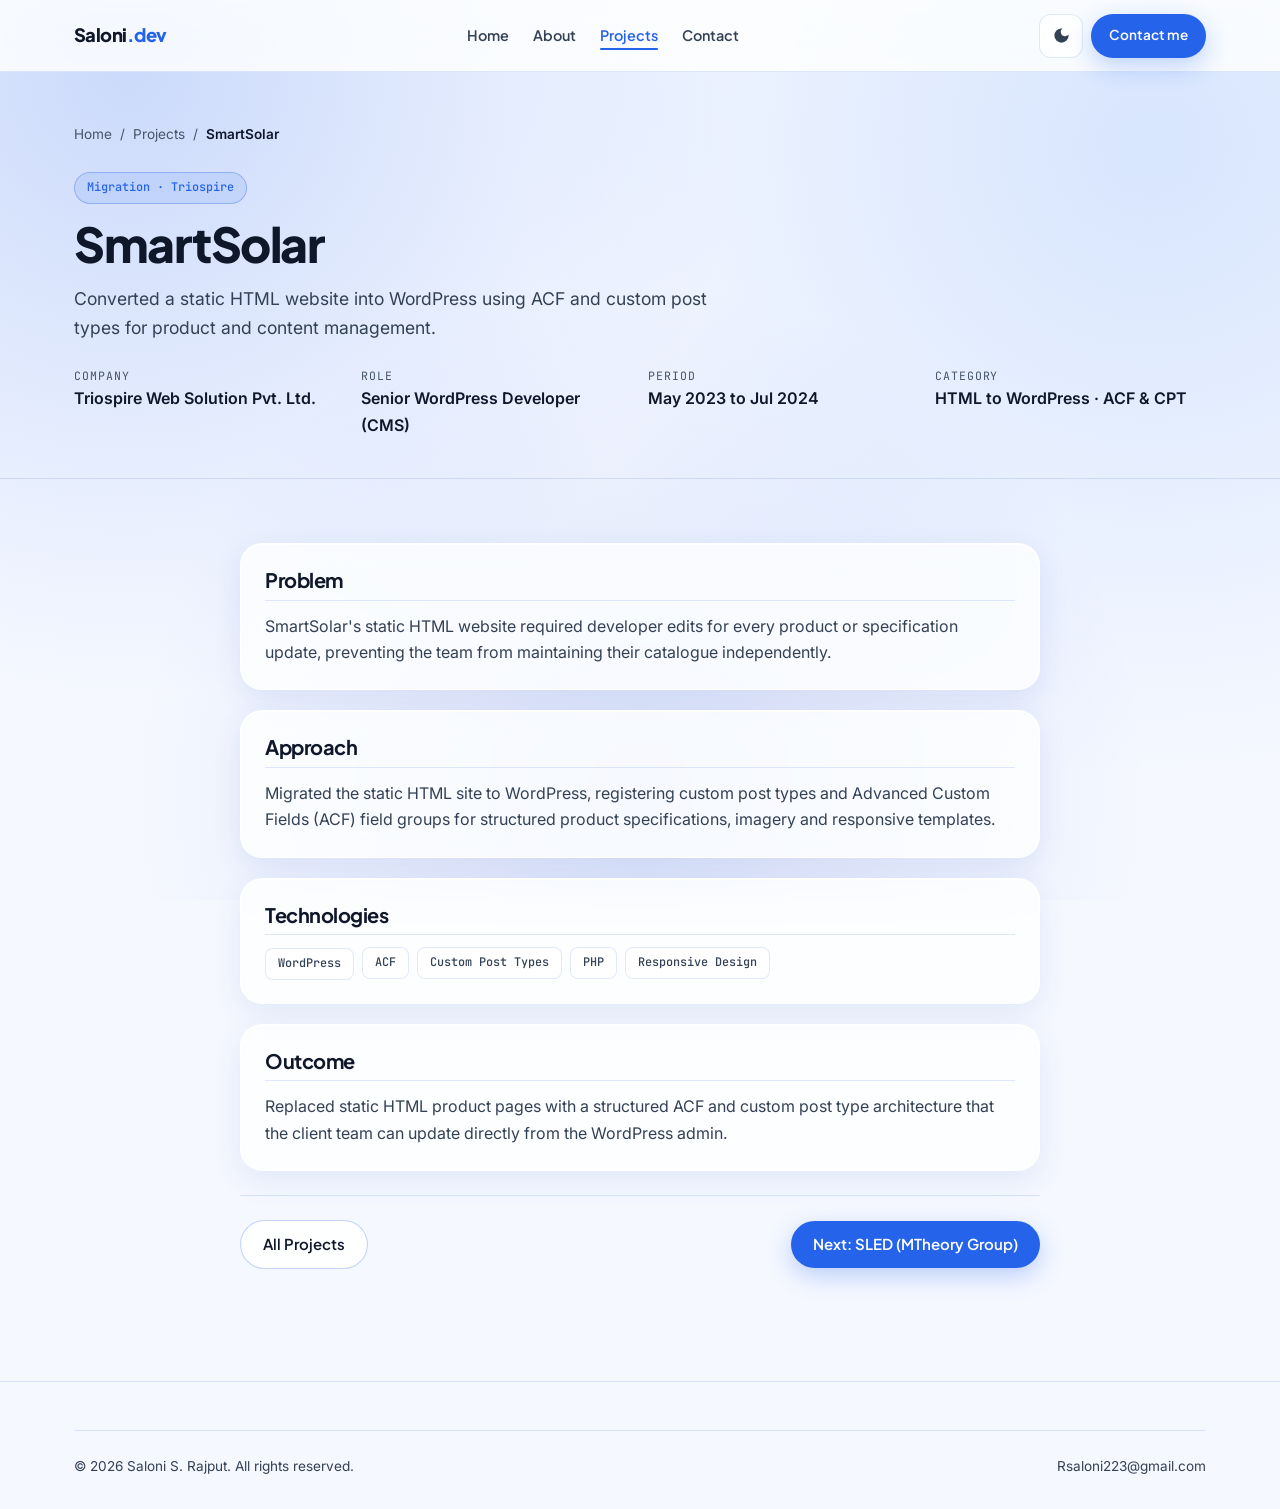
<file: projects/smartsolar.html>
<!doctype html>
<html lang="en">
<head>
  <meta charset="UTF-8">
  <meta name="viewport" content="width=device-width, initial-scale=1.0">
  <title>SmartSolar Migration Case Study | Saloni S. Rajput</title>
  <meta name="description" content="Case study for SmartSolar: static HTML to WordPress migration using ACF and custom post types at Triospire Web Solution.">
  <meta name="robots" content="index, follow">
  <meta name="theme-color" content="#2563eb">
  <link rel="canonical" href="https://salonirajput30.github.io/projects/smartsolar.html">
  <link rel="manifest" href="../manifest.webmanifest">
  <link rel="icon" href="../assets/icons/favicon.svg" type="image/svg+xml">
  <link rel="apple-touch-icon" href="../assets/icons/apple-touch-icon.png">

  <meta property="og:type" content="article">
  <meta property="og:url" content="https://salonirajput30.github.io/projects/smartsolar.html">
  <meta property="og:title" content="SmartSolar Migration Case Study | Saloni S. Rajput">
  <meta property="og:description" content="Static HTML to WordPress migration using ACF and custom post types for product and content management.">
  <meta property="og:image" content="https://salonirajput30.github.io/assets/og-image.png">
  <meta property="og:image:width" content="1200">
  <meta property="og:image:height" content="630">

  <meta name="twitter:card" content="summary_large_image">
  <meta name="twitter:title" content="SmartSolar Migration Case Study | Saloni S. Rajput">
  <meta name="twitter:description" content="HTML to WordPress migration using ACF and custom post types.">
  <meta name="twitter:image" content="https://salonirajput30.github.io/assets/og-image.png">

  <link rel="preconnect" href="https://fonts.googleapis.com">
  <link rel="preconnect" href="https://fonts.gstatic.com" crossorigin>
  <link href="https://fonts.googleapis.com/css2?family=Inter:wght@400;500;600&family=JetBrains+Mono:wght@400;500&family=Plus+Jakarta+Sans:wght@600;700;800&display=swap" rel="stylesheet">
  <link rel="stylesheet" href="../assets/css/main.css">
  <script>(function(){try{var t=localStorage.getItem('saloni-theme');if(t==='dark'||t==='light')document.documentElement.setAttribute('data-theme',t);}catch(e){}})();</script>

  <script type="application/ld+json">
  {
    "@context": "https://schema.org",
    "@graph": [
      {
        "@type": "BreadcrumbList",
        "itemListElement": [
          { "@type": "ListItem", "position": 1, "name": "Home", "item": "https://salonirajput30.github.io/" },
          { "@type": "ListItem", "position": 2, "name": "Projects", "item": "https://salonirajput30.github.io/projects.html" },
          { "@type": "ListItem", "position": 3, "name": "SmartSolar", "item": "https://salonirajput30.github.io/projects/smartsolar.html" }
        ]
      },
      {
        "@type": "CreativeWork",
        "@id": "https://salonirajput30.github.io/projects/smartsolar.html#work",
        "name": "SmartSolar WordPress Migration",
        "url": "https://salonirajput30.github.io/projects/smartsolar.html",
        "author": { "@id": "https://salonirajput30.github.io/#person" },
        "keywords": ["WordPress", "ACF", "Custom Post Types", "PHP", "HTML to WordPress"]
      }
    ]
  }
  </script>
</head>
<body>
  <a href="#main-content" class="skip-link">Skip to main content</a>
  <header class="site-header" role="banner">
    <div class="nav-inner">
      <a href="../index.html" class="nav-wordmark">Saloni<span>.dev</span></a>
      <nav class="nav-links" aria-label="Main navigation"><a href="../index.html" class="nav-link">Home</a><a href="../about.html" class="nav-link">About</a><a href="../projects.html" class="nav-link active">Projects</a><a href="../contact.html" class="nav-link">Contact</a></nav>
      <div class="nav-actions">
        <button type="button" class="theme-toggle" data-theme-toggle aria-pressed="false" aria-label="Switch to dark mode"><svg viewBox="0 0 24 24" aria-hidden="true"><path d="M12 3a9 9 0 1 0 9 9c0-.46-.04-.92-.1-1.36a5.389 5.389 0 0 1-4.4 2.26 5.403 5.403 0 0 1-3.14-9.8c-.44-.06-.9-.1-1.36-.1z"/></svg></button>
        <a href="../contact.html" class="btn btn-primary btn-sm nav-cta-desktop">Contact me</a>
        <button type="button" class="nav-hamburger" aria-label="Open menu" aria-expanded="false" aria-controls="mobile-nav"><span></span><span></span><span></span></button>
      </div>
    </div>
  </header>
  <div class="mobile-nav" id="mobile-nav" aria-hidden="true" role="dialog" aria-label="Navigation menu">
    <a href="../index.html" class="mobile-nav-link">Home</a><a href="../about.html" class="mobile-nav-link">About</a><a href="../projects.html" class="mobile-nav-link">Projects</a><a href="../contact.html" class="mobile-nav-link">Contact</a>
  </div>

  <main id="main-content">
    <section class="case-hero" aria-labelledby="case-title">
      <div class="container">
        <nav class="breadcrumb" aria-label="Breadcrumb"><a href="../index.html" class="breadcrumb-item">Home</a><span aria-hidden="true">/</span><a href="../projects.html" class="breadcrumb-item">Projects</a><span aria-hidden="true">/</span><span class="breadcrumb-current">SmartSolar</span></nav>
        <span class="badge badge-accent" style="margin-bottom: var(--space-3);">Migration · Triospire</span>
        <h1 class="case-hero-title" id="case-title">SmartSolar</h1>
        <p class="case-hero-summary">Converted a static HTML website into WordPress using ACF and custom post types for product and content management.</p>
        <div class="case-meta">
          <div><div class="case-meta-label">Company</div><div class="case-meta-value">Triospire Web Solution Pvt. Ltd.</div></div>
          <div><div class="case-meta-label">Role</div><div class="case-meta-value">Senior WordPress Developer (CMS)</div></div>
          <div><div class="case-meta-label">Period</div><div class="case-meta-value">May 2023 to Jul 2024</div></div>
          <div><div class="case-meta-label">Category</div><div class="case-meta-value">HTML to WordPress · ACF &amp; CPT</div></div>
        </div>
      </div>
    </section>

    <section class="section">
      <div class="container">
        <div class="case-content">
          <article class="case-block glass-panel">
            <h2 class="case-section-title">Problem</h2>
            <p>SmartSolar's static HTML website required developer edits for every product or specification update, preventing the team from maintaining their catalogue independently.</p>
          </article>
          <article class="case-block glass-panel">
            <h2 class="case-section-title">Approach</h2>
            <p>Migrated the static HTML site to WordPress, registering custom post types and Advanced Custom Fields (ACF) field groups for structured product specifications, imagery and responsive templates.</p>
          </article>
          <article class="case-block glass-panel">
            <h2 class="case-section-title">Technologies</h2>
            <div style="display: flex; flex-wrap: wrap; gap: 8px;">
              <span class="tech-badge">WordPress</span><span class="tech-badge">ACF</span><span class="tech-badge">Custom Post Types</span><span class="tech-badge">PHP</span><span class="tech-badge">Responsive Design</span>
            </div>
          </article>
          <article class="case-block glass-panel">
            <h2 class="case-section-title">Outcome</h2>
            <p>Replaced static HTML product pages with a structured ACF and custom post type architecture that the client team can update directly from the WordPress admin.</p>
          </article>
          <div class="case-nav">
            <a href="../projects.html" class="btn btn-secondary">All Projects</a>
            <a href="sled-mtheory.html" class="btn btn-primary">Next: SLED (MTheory Group)</a>
          </div>
        </div>
      </div>
    </section>
  </main>

  <footer class="site-footer" role="contentinfo"><div class="container"><div class="footer-bottom"><p>&copy; <span data-year>2026</span> Saloni S. Rajput. All rights reserved.</p><p><a href="mailto:Rsaloni223@gmail.com">Rsaloni223@gmail.com</a></p></div></div></footer>
  <script src="../assets/js/app.js" defer></script>
</body>
</html>
</file>
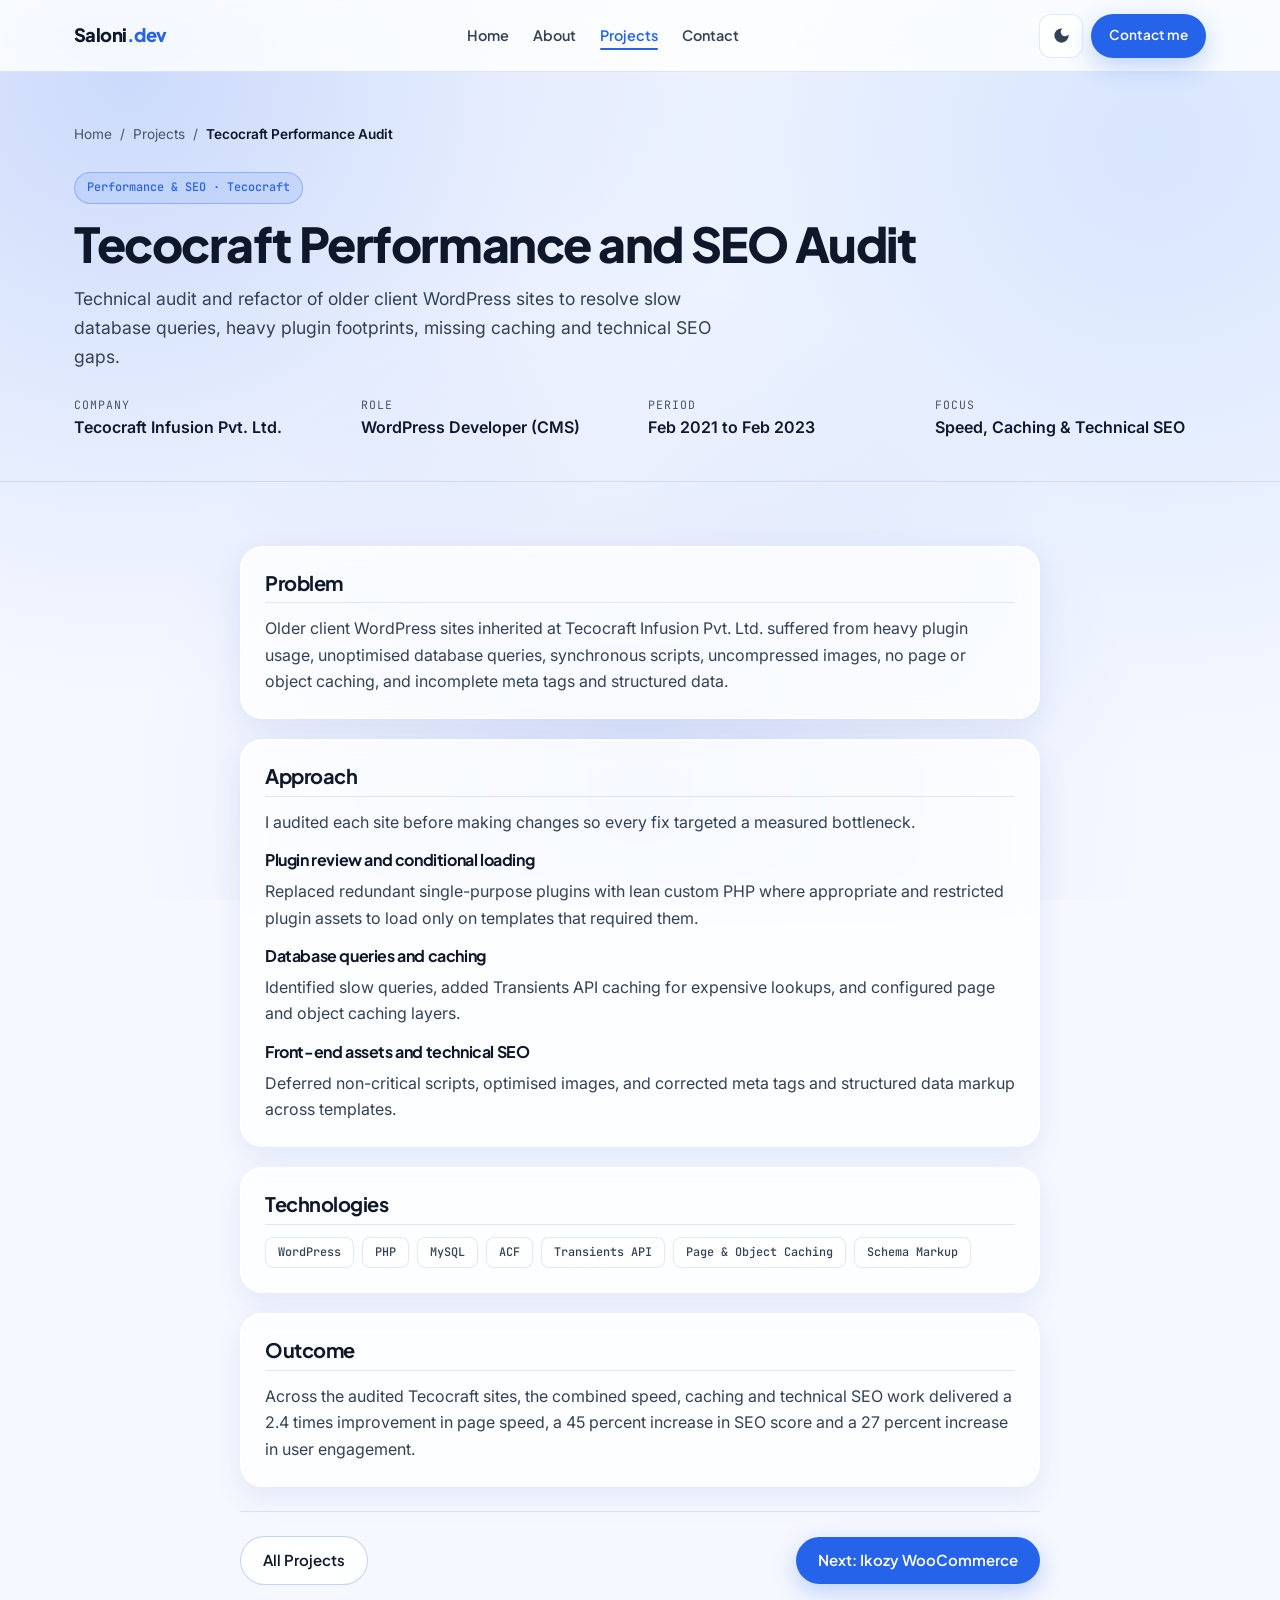
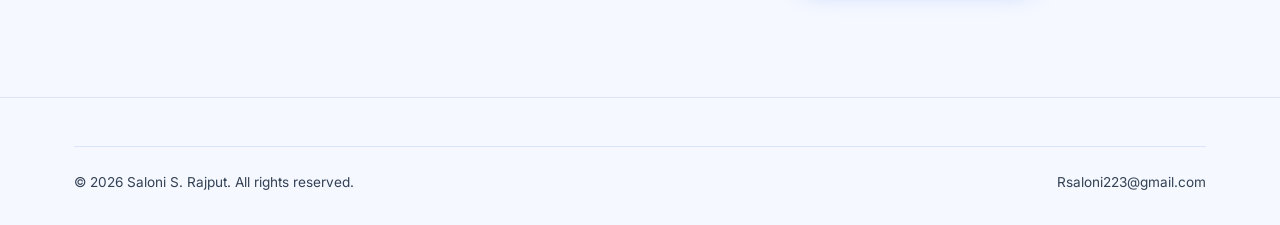
<file: projects/tecocraft-performance.html>
<!doctype html>
<html lang="en">
<head>
  <meta charset="UTF-8">
  <meta name="viewport" content="width=device-width, initial-scale=1.0">
  <title>Tecocraft Performance &amp; SEO Audit | Saloni S. Rajput</title>
  <meta name="description" content="Case study on auditing and refactoring legacy WordPress sites at Tecocraft for speed, query efficiency, caching and technical SEO.">
  <meta name="robots" content="index, follow">
  <meta name="theme-color" content="#2563eb">
  <link rel="canonical" href="https://salonirajput30.github.io/projects/tecocraft-performance.html">
  <link rel="manifest" href="../manifest.webmanifest">
  <link rel="icon" href="../assets/icons/favicon.svg" type="image/svg+xml">
  <link rel="apple-touch-icon" href="../assets/icons/apple-touch-icon.png">

  <meta property="og:type" content="article">
  <meta property="og:url" content="https://salonirajput30.github.io/projects/tecocraft-performance.html">
  <meta property="og:title" content="Tecocraft Performance &amp; SEO Audit | Saloni S. Rajput">
  <meta property="og:description" content="Technical audit and refactor of legacy WordPress sites at Tecocraft Infusion Pvt. Ltd.">
  <meta property="og:image" content="https://salonirajput30.github.io/assets/og-image.png">
  <meta property="og:image:width" content="1200">
  <meta property="og:image:height" content="630">

  <meta name="twitter:card" content="summary_large_image">
  <meta name="twitter:title" content="Tecocraft Performance &amp; SEO Audit | Saloni S. Rajput">
  <meta name="twitter:description" content="Technical audit and refactor of legacy WordPress sites at Tecocraft.">
  <meta name="twitter:image" content="https://salonirajput30.github.io/assets/og-image.png">

  <link rel="preconnect" href="https://fonts.googleapis.com">
  <link rel="preconnect" href="https://fonts.gstatic.com" crossorigin>
  <link href="https://fonts.googleapis.com/css2?family=Inter:wght@400;500;600&family=JetBrains+Mono:wght@400;500&family=Plus+Jakarta+Sans:wght@600;700;800&display=swap" rel="stylesheet">
  <link rel="stylesheet" href="../assets/css/main.css">
  <script>(function(){try{var t=localStorage.getItem('saloni-theme');if(t==='dark'||t==='light')document.documentElement.setAttribute('data-theme',t);}catch(e){}})();</script>

  <script type="application/ld+json">
  {
    "@context": "https://schema.org",
    "@graph": [
      {
        "@type": "BreadcrumbList",
        "itemListElement": [
          { "@type": "ListItem", "position": 1, "name": "Home", "item": "https://salonirajput30.github.io/" },
          { "@type": "ListItem", "position": 2, "name": "Projects", "item": "https://salonirajput30.github.io/projects.html" },
          { "@type": "ListItem", "position": 3, "name": "Tecocraft Performance Audit", "item": "https://salonirajput30.github.io/projects/tecocraft-performance.html" }
        ]
      },
      {
        "@type": "CreativeWork",
        "@id": "https://salonirajput30.github.io/projects/tecocraft-performance.html#work",
        "name": "Tecocraft Performance and SEO Audit",
        "url": "https://salonirajput30.github.io/projects/tecocraft-performance.html",
        "author": { "@id": "https://salonirajput30.github.io/#person" },
        "keywords": ["PHP", "MySQL", "ACF", "Transients API", "Core Web Vitals", "Schema Markup"]
      }
    ]
  }
  </script>
</head>
<body>
  <a href="#main-content" class="skip-link">Skip to main content</a>
  <header class="site-header" role="banner">
    <div class="nav-inner">
      <a href="../index.html" class="nav-wordmark">Saloni<span>.dev</span></a>
      <nav class="nav-links" aria-label="Main navigation">
        <a href="../index.html" class="nav-link">Home</a>
        <a href="../about.html" class="nav-link">About</a>
        <a href="../projects.html" class="nav-link active">Projects</a>
        <a href="../contact.html" class="nav-link">Contact</a>
      </nav>
      <div class="nav-actions">
        <button type="button" class="theme-toggle" data-theme-toggle aria-pressed="false" aria-label="Switch to dark mode"><svg viewBox="0 0 24 24" aria-hidden="true"><path d="M12 3a9 9 0 1 0 9 9c0-.46-.04-.92-.1-1.36a5.389 5.389 0 0 1-4.4 2.26 5.403 5.403 0 0 1-3.14-9.8c-.44-.06-.9-.1-1.36-.1z"/></svg></button>
        <a href="../contact.html" class="btn btn-primary btn-sm nav-cta-desktop">Contact me</a>
        <button type="button" class="nav-hamburger" aria-label="Open menu" aria-expanded="false" aria-controls="mobile-nav"><span></span><span></span><span></span></button>
      </div>
    </div>
  </header>
  <div class="mobile-nav" id="mobile-nav" aria-hidden="true" role="dialog" aria-label="Navigation menu">
    <a href="../index.html" class="mobile-nav-link">Home</a><a href="../about.html" class="mobile-nav-link">About</a><a href="../projects.html" class="mobile-nav-link">Projects</a><a href="../contact.html" class="mobile-nav-link">Contact</a>
  </div>

  <main id="main-content">
    <section class="case-hero" aria-labelledby="case-title">
      <div class="container">
        <nav class="breadcrumb" aria-label="Breadcrumb">
          <a href="../index.html" class="breadcrumb-item">Home</a><span aria-hidden="true">/</span>
          <a href="../projects.html" class="breadcrumb-item">Projects</a><span aria-hidden="true">/</span>
          <span class="breadcrumb-current">Tecocraft Performance Audit</span>
        </nav>
        <span class="badge badge-accent" style="margin-bottom: var(--space-3);">Performance &amp; SEO · Tecocraft</span>
        <h1 class="case-hero-title" id="case-title">Tecocraft Performance and SEO Audit</h1>
        <p class="case-hero-summary">Technical audit and refactor of older client WordPress sites to resolve slow database queries, heavy plugin footprints, missing caching and technical SEO gaps.</p>
        <div class="case-meta">
          <div><div class="case-meta-label">Company</div><div class="case-meta-value">Tecocraft Infusion Pvt. Ltd.</div></div>
          <div><div class="case-meta-label">Role</div><div class="case-meta-value">WordPress Developer (CMS)</div></div>
          <div><div class="case-meta-label">Period</div><div class="case-meta-value">Feb 2021 to Feb 2023</div></div>
          <div><div class="case-meta-label">Focus</div><div class="case-meta-value">Speed, Caching &amp; Technical SEO</div></div>
        </div>
      </div>
    </section>

    <section class="section">
      <div class="container">
        <div class="case-content">
          <article class="case-block glass-panel">
            <h2 class="case-section-title">Problem</h2>
            <p>Older client WordPress sites inherited at Tecocraft Infusion Pvt. Ltd. suffered from heavy plugin usage, unoptimised database queries, synchronous scripts, uncompressed images, no page or object caching, and incomplete meta tags and structured data.</p>
          </article>

          <article class="case-block glass-panel">
            <h2 class="case-section-title">Approach</h2>
            <p>I audited each site before making changes so every fix targeted a measured bottleneck.</p>
            <h3>Plugin review and conditional loading</h3>
            <p>Replaced redundant single-purpose plugins with lean custom PHP where appropriate and restricted plugin assets to load only on templates that required them.</p>
            <h3>Database queries and caching</h3>
            <p>Identified slow queries, added Transients API caching for expensive lookups, and configured page and object caching layers.</p>
            <h3>Front-end assets and technical SEO</h3>
            <p>Deferred non-critical scripts, optimised images, and corrected meta tags and structured data markup across templates.</p>
          </article>

          <article class="case-block glass-panel">
            <h2 class="case-section-title">Technologies</h2>
            <div style="display: flex; flex-wrap: wrap; gap: 8px;">
              <span class="tech-badge">WordPress</span><span class="tech-badge">PHP</span><span class="tech-badge">MySQL</span><span class="tech-badge">ACF</span><span class="tech-badge">Transients API</span><span class="tech-badge">Page &amp; Object Caching</span><span class="tech-badge">Schema Markup</span>
            </div>
          </article>

          <article class="case-block glass-panel">
            <h2 class="case-section-title">Outcome</h2>
            <p>Across the audited Tecocraft sites, the combined speed, caching and technical SEO work delivered a 2.4 times improvement in page speed, a 45 percent increase in SEO score and a 27 percent increase in user engagement.</p>
          </article>

          <div class="case-nav">
            <a href="../projects.html" class="btn btn-secondary">All Projects</a>
            <a href="ikozy-woocommerce.html" class="btn btn-primary">Next: Ikozy WooCommerce</a>
          </div>
        </div>
      </div>
    </section>
  </main>

  <footer class="site-footer" role="contentinfo">
    <div class="container">
      <div class="footer-bottom">
        <p>&copy; <span data-year>2026</span> Saloni S. Rajput. All rights reserved.</p>
        <p><a href="mailto:Rsaloni223@gmail.com">Rsaloni223@gmail.com</a></p>
      </div>
    </div>
  </footer>
  <script src="../assets/js/app.js" defer></script>
</body>
</html>
</file>
<file: assets/css/main.css>
/* ==========================================================================
   SALONI S. RAJPUT — ROYAL BLUE & WHITE GLASSMORPHISM DESIGN SYSTEM
   Single shared stylesheet: tokens, reset, light/dark themes, glass surfaces,
   hover & entrance animations, accessible components, responsive layout.
   ========================================================================== */

:root {
  color-scheme: light dark;

  /* Royal Blue & White palette (WCAG AA+ contrast) */
  --bg: #f5f8ff;
  --bg-subtle: #eaf0ff;
  --surface-solid: #ffffff;
  --surface-glass: rgba(255, 255, 255, 0.78);
  --surface-glass-strong: rgba(255, 255, 255, 0.90);
  --surface-nav: rgba(255, 255, 255, 0.82);

  --border: rgba(37, 99, 235, 0.14);
  --border-glass: rgba(255, 255, 255, 0.85);
  --border-strong: rgba(37, 99, 235, 0.28);

  --text-primary: #0f172a;
  --text-secondary: #334155;
  --text-tertiary: #475569;
  --text-inverse: #ffffff;

  /* Royal Blue Accent */
  --accent: #2563eb;
  --accent-hover: #1d4ed8;
  --accent-deep: #1e40af;
  --accent-soft: rgba(37, 99, 235, 0.10);
  --accent-border: rgba(37, 99, 235, 0.32);

  --accent2: #1e40af;
  --accent2-soft: rgba(30, 64, 175, 0.10);

  --code-bg: #0f172a;
  --code-border: rgba(96, 165, 250, 0.28);

  --mesh-1: rgba(37, 99, 235, 0.20);
  --mesh-2: rgba(59, 130, 246, 0.16);
  --mesh-3: rgba(29, 78, 216, 0.12);

  /* Glass & elevation */
  --blur: 14px;
  --blur-nav: 16px;
  --shadow-sm: 0 2px 10px rgba(30, 64, 175, 0.06);
  --shadow-md: 0 10px 30px rgba(30, 64, 175, 0.09), inset 0 1px 0 rgba(255, 255, 255, 0.85);
  --shadow-lg: 0 20px 48px rgba(30, 64, 175, 0.16), inset 0 1px 0 rgba(255, 255, 255, 0.95);
  --shadow-accent: 0 8px 24px rgba(37, 99, 235, 0.28);

  /* Radii */
  --radius-sm: 8px;
  --radius-md: 12px;
  --radius-lg: 16px;
  --radius-xl: 22px;
  --radius-2xl: 28px;
  --radius-full: 9999px;

  /* Fluid spacing & layout */
  --space-1: 0.25rem;
  --space-2: 0.5rem;
  --space-3: 0.75rem;
  --space-4: 1rem;
  --space-5: 1.25rem;
  --space-6: 1.5rem;
  --space-8: 2rem;
  --space-10: 2.5rem;
  --space-12: 3rem;
  --space-16: clamp(2.75rem, 5vw, 4rem);
  --space-20: clamp(3.5rem, 6vw, 5.5rem);

  --container: 1180px;
  --container-sm: 820px;
  --nav-height: 72px;

  /* Typography */
  --font-sans: 'Plus Jakarta Sans', 'Inter', system-ui, -apple-system, BlinkMacSystemFont, 'Segoe UI', sans-serif;
  --font-body: 'Inter', system-ui, -apple-system, BlinkMacSystemFont, 'Segoe UI', sans-serif;
  --font-mono: 'JetBrains Mono', ui-monospace, SFMono-Regular, Menlo, Consolas, monospace;

  --transition-fast: 160ms cubic-bezier(0.22, 1, 0.36, 1);
  --transition-base: 280ms cubic-bezier(0.22, 1, 0.36, 1);
}

/* Dark theme via system preference (when not overridden) */
@media (prefers-color-scheme: dark) {
  :root:not([data-theme="light"]) {
    --bg: #081229;
    --bg-subtle: #0f1d3d;
    --surface-solid: #102044;
    --surface-glass: rgba(16, 32, 68, 0.74);
    --surface-glass-strong: rgba(16, 32, 68, 0.90);
    --surface-nav: rgba(8, 18, 41, 0.82);

    --border: rgba(96, 165, 250, 0.22);
    --border-glass: rgba(147, 197, 253, 0.22);
    --border-strong: rgba(96, 165, 250, 0.38);

    --text-primary: #ffffff;
    --text-secondary: #dbeafe;
    --text-tertiary: #93c5fd;
    --text-inverse: #081229;

    --accent: #60a5fa;
    --accent-hover: #93c5fd;
    --accent-deep: #3b82f6;
    --accent-soft: rgba(96, 165, 250, 0.16);
    --accent-border: rgba(147, 197, 253, 0.40);

    --accent2: #93c5fd;
    --accent2-soft: rgba(147, 197, 253, 0.14);

    --mesh-1: rgba(37, 99, 235, 0.32);
    --mesh-2: rgba(29, 78, 216, 0.24);
    --mesh-3: rgba(59, 130, 246, 0.18);

    --shadow-sm: 0 2px 10px rgba(0, 0, 0, 0.32);
    --shadow-md: 0 10px 30px rgba(0, 0, 0, 0.40), inset 0 1px 0 rgba(255, 255, 255, 0.08);
    --shadow-lg: 0 20px 48px rgba(0, 0, 0, 0.52), inset 0 1px 0 rgba(147, 197, 253, 0.18);
    --shadow-accent: 0 8px 26px rgba(37, 99, 235, 0.42);
  }
}

/* Manual dark theme override */
:root[data-theme="dark"] {
  --bg: #081229;
  --bg-subtle: #0f1d3d;
  --surface-solid: #102044;
  --surface-glass: rgba(16, 32, 68, 0.74);
  --surface-glass-strong: rgba(16, 32, 68, 0.90);
  --surface-nav: rgba(8, 18, 41, 0.82);

  --border: rgba(96, 165, 250, 0.22);
  --border-glass: rgba(147, 197, 253, 0.22);
  --border-strong: rgba(96, 165, 250, 0.38);

  --text-primary: #ffffff;
  --text-secondary: #dbeafe;
  --text-tertiary: #93c5fd;
  --text-inverse: #081229;

  --accent: #60a5fa;
  --accent-hover: #93c5fd;
  --accent-deep: #3b82f6;
  --accent-soft: rgba(96, 165, 250, 0.16);
  --accent-border: rgba(147, 197, 253, 0.40);

  --accent2: #93c5fd;
  --accent2-soft: rgba(147, 197, 253, 0.14);

  --mesh-1: rgba(37, 99, 235, 0.32);
  --mesh-2: rgba(29, 78, 216, 0.24);
  --mesh-3: rgba(59, 130, 246, 0.18);

  --shadow-sm: 0 2px 10px rgba(0, 0, 0, 0.32);
  --shadow-md: 0 10px 30px rgba(0, 0, 0, 0.40), inset 0 1px 0 rgba(255, 255, 255, 0.08);
  --shadow-lg: 0 20px 48px rgba(0, 0, 0, 0.52), inset 0 1px 0 rgba(147, 197, 253, 0.18);
  --shadow-accent: 0 8px 26px rgba(37, 99, 235, 0.42);
}

/* ==========================================================================
   ANIMATIONS
   ========================================================================== */
@keyframes fadeSlideUp {
  from {
    opacity: 0.01;
    transform: translateY(14px);
  }
  to {
    opacity: 1;
    transform: translateY(0);
  }
}

@keyframes pulseGlow {
  0%, 100% {
    box-shadow: 0 0 0 0 rgba(37, 99, 235, 0.35);
    transform: scale(1);
  }
  50% {
    box-shadow: 0 0 0 6px rgba(37, 99, 235, 0);
    transform: scale(1.15);
  }
}

/* ==========================================================================
   RESET & BASE
   ========================================================================== */
*, *::before, *::after {
  box-sizing: border-box;
  margin: 0;
  padding: 0;
}

html {
  scroll-behavior: smooth;
  text-size-adjust: 100%;
  -webkit-text-size-adjust: 100%;
}

body {
  font-family: var(--font-body);
  font-size: 1rem;
  line-height: 1.65;
  color: var(--text-primary);
  background-color: var(--bg);
  background-image:
    radial-gradient(circle at 10% 8%, var(--mesh-1), transparent 44%),
    radial-gradient(circle at 90% 16%, var(--mesh-2), transparent 46%),
    radial-gradient(circle at 50% 88%, var(--mesh-3), transparent 50%);
  background-attachment: fixed;
  overflow-x: hidden;
  -webkit-font-smoothing: antialiased;
}

img, svg {
  display: block;
  max-width: 100%;
}

a {
  color: inherit;
  text-decoration: none;
}

button, input, textarea {
  font: inherit;
  color: inherit;
}

button {
  background: none;
  border: none;
  cursor: pointer;
}

ul, ol { list-style: none; }

h1, h2, h3, h4 {
  font-family: var(--font-sans);
  font-weight: 700;
  line-height: 1.18;
  letter-spacing: -0.025em;
  color: var(--text-primary);
}

p { color: var(--text-secondary); }

.skip-link {
  position: absolute;
  top: -100px;
  left: 16px;
  z-index: 999;
  background: var(--accent);
  color: #ffffff;
  font-weight: 600;
  padding: 12px 20px;
  border-radius: var(--radius-full);
  transition: top var(--transition-fast);
}

.skip-link:focus { top: 16px; }

:focus-visible {
  outline: 2.5px solid var(--accent);
  outline-offset: 3px;
  border-radius: var(--radius-sm);
}

/* ==========================================================================
   GLASS SURFACE SYSTEM (with royal-blue hover sheen & solid fallback)
   ========================================================================== */
.glass-panel {
  position: relative;
  overflow: hidden;
  background: var(--surface-solid);
  border: 1px solid var(--border);
  box-shadow: var(--shadow-md);
  transition: transform var(--transition-base), box-shadow var(--transition-base), border-color var(--transition-base), background var(--transition-base);
}

.glass-panel::before {
  content: '';
  position: absolute;
  inset: 0;
  background: linear-gradient(120deg, transparent 30%, rgba(255, 255, 255, 0.38) 50%, transparent 70%);
  transform: translateX(-120%);
  transition: transform 650ms cubic-bezier(0.22, 1, 0.36, 1);
  pointer-events: none;
}

.glass-panel:hover::before {
  transform: translateX(120%);
}

@supports (backdrop-filter: blur(1px)) {
  .glass-panel {
    background: var(--surface-glass);
    border-color: var(--border-glass);
    backdrop-filter: blur(var(--blur)) saturate(165%);
    -webkit-backdrop-filter: blur(var(--blur)) saturate(165%);
  }
}

@media (hover: hover) {
  .service-card:hover,
  .skill-group:hover,
  .edu-card:hover,
  .cert-card:hover,
  .timeline-item:hover,
  .faq-item:hover,
  .project-card:hover,
  .card:hover {
    transform: translateY(-4px);
    border-color: var(--accent-border);
    box-shadow: var(--shadow-lg);
  }
}

@media (prefers-reduced-transparency: reduce) {
  .glass-panel,
  .site-header {
    background: var(--surface-solid) !important;
    backdrop-filter: none !important;
    -webkit-backdrop-filter: none !important;
    border-color: var(--border-strong) !important;
  }
  .glass-panel::before { display: none; }
}

/* ==========================================================================
   LAYOUT UTILITIES
   ========================================================================== */
.container {
  width: 100%;
  max-width: var(--container);
  margin: 0 auto;
  padding: 0 var(--space-4);
}

.container-sm {
  width: 100%;
  max-width: var(--container-sm);
  margin: 0 auto;
  padding: 0 var(--space-4);
}

@media (min-width: 640px) {
  .container, .container-sm { padding: 0 var(--space-6); }
}

.section { padding: var(--space-16) 0; }
.section-sm { padding: var(--space-10) 0; }

.section-label {
  display: inline-flex;
  align-items: center;
  gap: var(--space-2);
  font-family: var(--font-mono);
  font-size: 0.75rem;
  font-weight: 600;
  letter-spacing: 0.1em;
  text-transform: uppercase;
  color: var(--accent);
  margin-bottom: var(--space-3);
}

.section-label::before {
  content: '';
  width: 20px;
  height: 2px;
  background: var(--accent);
}

.section-heading {
  font-size: clamp(1.65rem, 3.6vw, 2.5rem);
  font-weight: 800;
  margin-bottom: var(--space-3);
}

.section-subheading {
  font-size: clamp(0.95rem, 1.5vw, 1.0625rem);
  max-width: 620px;
  color: var(--text-secondary);
}

/* ==========================================================================
   HEADER & NAVIGATION
   ========================================================================== */
.site-header {
  position: fixed;
  top: 0;
  left: 0;
  right: 0;
  z-index: 100;
  height: var(--nav-height);
  display: flex;
  align-items: center;
  background: var(--surface-solid);
  border-bottom: 1px solid var(--border);
  transition: box-shadow var(--transition-base), border-color var(--transition-base);
}

@supports (backdrop-filter: blur(1px)) {
  .site-header {
    background: var(--surface-nav);
    backdrop-filter: blur(var(--blur-nav)) saturate(165%);
    -webkit-backdrop-filter: blur(var(--blur-nav)) saturate(165%);
  }
}

.site-header.scrolled { box-shadow: var(--shadow-sm); }

.nav-inner {
  display: flex;
  align-items: center;
  justify-content: space-between;
  gap: var(--space-4);
  width: 100%;
  max-width: var(--container);
  margin: 0 auto;
  padding: 0 var(--space-4);
}

@media (min-width: 640px) {
  .nav-inner { padding: 0 var(--space-6); }
}

.nav-wordmark {
  font-family: var(--font-sans);
  font-size: 1.15rem;
  font-weight: 800;
  letter-spacing: -0.03em;
  color: var(--text-primary);
  min-height: 44px;
  display: inline-flex;
  align-items: center;
  transition: transform var(--transition-fast);
}

.nav-wordmark:hover { transform: translateY(-1px); }
.nav-wordmark span { color: var(--accent); }

.nav-links {
  display: none;
  align-items: center;
  gap: var(--space-6);
}

.nav-link {
  font-family: var(--font-sans);
  font-size: 0.9rem;
  font-weight: 600;
  color: var(--text-secondary);
  min-height: 44px;
  display: inline-flex;
  align-items: center;
  position: relative;
  transition: color var(--transition-fast);
}

.nav-link::after {
  content: '';
  position: absolute;
  left: 0;
  right: 0;
  bottom: 8px;
  height: 2px;
  background: var(--accent);
  border-radius: var(--radius-full);
  transform: scaleX(0);
  transform-origin: left center;
  transition: transform var(--transition-base);
}

.nav-link:hover,
.nav-link.active { color: var(--accent); }

.nav-link:hover::after,
.nav-link.active::after { transform: scaleX(1); }

.nav-actions {
  display: flex;
  align-items: center;
  gap: var(--space-2);
}

.nav-icon-link,
.theme-toggle,
.nav-hamburger {
  display: inline-flex;
  align-items: center;
  justify-content: center;
  min-width: 44px;
  min-height: 44px;
  border-radius: var(--radius-md);
  color: var(--text-secondary);
  border: 1px solid var(--border);
  background: var(--surface-glass);
  transition: color var(--transition-fast), border-color var(--transition-fast), background var(--transition-fast), transform var(--transition-fast);
}

.nav-icon-link:hover,
.theme-toggle:hover,
.nav-hamburger:hover {
  color: var(--accent);
  border-color: var(--accent-border);
  background: var(--accent-soft);
  transform: translateY(-2px);
}

.nav-icon-link svg,
.theme-toggle svg {
  width: 19px;
  height: 19px;
  fill: currentColor;
}

.nav-icon-link.desktop-only,
.nav-cta-desktop { display: none; }

.nav-hamburger { flex-direction: column; gap: 5px; }

.nav-hamburger span {
  width: 20px;
  height: 2px;
  background: var(--text-primary);
  border-radius: var(--radius-full);
  transition: transform var(--transition-base), opacity var(--transition-base);
}

.nav-hamburger.open span:nth-child(1) { transform: translateY(7px) rotate(45deg); }
.nav-hamburger.open span:nth-child(2) { opacity: 0; }
.nav-hamburger.open span:nth-child(3) { transform: translateY(-7px) rotate(-45deg); }

@media (min-width: 768px) {
  .nav-links { display: flex; }
  .nav-hamburger { display: none; }
  .nav-icon-link.desktop-only { display: inline-flex; }
  .nav-cta-desktop { display: inline-flex; }
}

.mobile-nav {
  display: none;
  position: fixed;
  inset: 0;
  z-index: 99;
  background: var(--surface-glass-strong);
  flex-direction: column;
  align-items: center;
  justify-content: center;
  gap: var(--space-4);
  padding: var(--space-6);
}

@supports (backdrop-filter: blur(1px)) {
  .mobile-nav {
    backdrop-filter: blur(18px) saturate(165%);
    -webkit-backdrop-filter: blur(18px) saturate(165%);
  }
}

.mobile-nav.open { display: flex; }

.mobile-nav-link {
  font-family: var(--font-sans);
  font-size: 1.5rem;
  font-weight: 700;
  color: var(--text-primary);
  min-height: 44px;
  display: inline-flex;
  align-items: center;
  padding: 6px 16px;
  transition: color var(--transition-fast), transform var(--transition-fast);
}

.mobile-nav-link:hover {
  color: var(--accent);
  transform: translateX(4px);
}

.mobile-nav-actions {
  display: flex;
  flex-wrap: wrap;
  justify-content: center;
  gap: var(--space-3);
  margin-top: var(--space-4);
}

/* ==========================================================================
   BUTTONS & BADGES
   ========================================================================== */
.btn {
  display: inline-flex;
  align-items: center;
  justify-content: center;
  gap: var(--space-2);
  font-family: var(--font-sans);
  font-size: 0.9375rem;
  font-weight: 600;
  min-height: 44px;
  padding: 11px 22px;
  border-radius: var(--radius-full);
  transition: transform var(--transition-fast), background var(--transition-fast), border-color var(--transition-fast), box-shadow var(--transition-fast);
  white-space: nowrap;
}

.btn-sm { font-size: 0.85rem; padding: 9px 18px; }

.btn-primary {
  background: var(--accent);
  color: #ffffff;
  box-shadow: var(--shadow-accent);
}

.btn-primary:hover {
  background: var(--accent-hover);
  transform: translateY(-2px);
  box-shadow: 0 12px 30px rgba(37, 99, 235, 0.36);
}

.btn-secondary {
  background: var(--surface-glass-strong);
  color: var(--text-primary);
  border: 1.5px solid var(--border-strong);
}

.btn-secondary:hover {
  border-color: var(--accent);
  color: var(--accent);
  transform: translateY(-2px);
  box-shadow: var(--shadow-md);
}

.btn-ghost {
  color: var(--accent);
  padding: 10px 4px;
  min-height: 44px;
}

.btn-ghost:hover { transform: translateX(3px); }

.badge, .tech-badge {
  display: inline-flex;
  align-items: center;
  gap: 6px;
  font-family: var(--font-mono);
  font-size: 0.74rem;
  font-weight: 500;
  padding: 5px 12px;
  border-radius: var(--radius-full);
  border: 1px solid var(--border);
  background: var(--surface-glass);
  color: var(--text-secondary);
  transition: border-color var(--transition-fast), background var(--transition-fast), color var(--transition-fast);
}

.tech-badge:hover {
  border-color: var(--accent-border);
  background: var(--accent-soft);
  color: var(--accent);
}

.badge-accent {
  background: var(--accent-soft);
  color: var(--accent);
  border-color: var(--accent-border);
}

.tech-badge { border-radius: var(--radius-sm); }

.status-badge {
  display: inline-flex;
  align-items: center;
  gap: 8px;
  font-size: 0.8125rem;
  font-weight: 600;
  padding: 7px 14px;
  border-radius: var(--radius-full);
  background: var(--accent-soft);
  color: var(--accent);
  border: 1px solid var(--accent-border);
}

.status-dot {
  width: 8px;
  height: 8px;
  border-radius: 50%;
  background: var(--accent);
  animation: pulseGlow 2.4s ease-in-out infinite;
  flex-shrink: 0;
}

/* ==========================================================================
   HERO & PAGE HERO
   ========================================================================== */
.hero {
  padding-top: calc(var(--nav-height) + var(--space-10));
  padding-bottom: var(--space-16);
}

.hero-grid {
  display: grid;
  grid-template-columns: 1fr;
  gap: var(--space-8);
  align-items: center;
  animation: fadeSlideUp 500ms cubic-bezier(0.22, 1, 0.36, 1) both;
}

@media (min-width: 960px) {
  .hero-grid {
    grid-template-columns: 1.15fr 0.85fr;
    gap: var(--space-12);
  }
}

.hero-title {
  font-size: clamp(2rem, 5vw, 3.6rem);
  font-weight: 800;
  letter-spacing: -0.035em;
  line-height: 1.08;
  margin: var(--space-4) 0;
}

.hero-title .accent { color: var(--accent); }

.hero-subtitle {
  font-size: clamp(1rem, 1.8vw, 1.125rem);
  max-width: 580px;
  margin-bottom: var(--space-6);
}

.hero-actions {
  display: flex;
  flex-wrap: wrap;
  gap: var(--space-3);
  margin-bottom: var(--space-6);
}

.hero-social {
  display: flex;
  flex-wrap: wrap;
  align-items: center;
  gap: var(--space-3);
}

.hero-social-label {
  font-size: 0.8125rem;
  color: var(--text-tertiary);
}

.hero-social-links { display: flex; gap: var(--space-2); }

.hero-social-link {
  display: inline-flex;
  align-items: center;
  justify-content: center;
  min-width: 44px;
  min-height: 44px;
  border-radius: var(--radius-md);
  border: 1px solid var(--border);
  background: var(--surface-glass);
  color: var(--text-secondary);
  transition: color var(--transition-fast), border-color var(--transition-fast), transform var(--transition-fast), background var(--transition-fast);
}

.hero-social-link:hover {
  color: var(--accent);
  border-color: var(--accent-border);
  background: var(--accent-soft);
  transform: translateY(-2px);
}

.hero-social-link svg { width: 18px; height: 18px; fill: currentColor; }

.page-hero, .case-hero {
  padding-top: calc(var(--nav-height) + var(--space-10));
  padding-bottom: var(--space-10);
  border-bottom: 1px solid var(--border);
}

.page-hero-title, .case-hero-title {
  font-size: clamp(1.9rem, 4.5vw, 3rem);
  font-weight: 800;
  letter-spacing: -0.03em;
  margin-bottom: var(--space-3);
}

.page-hero-subtitle, .case-hero-summary {
  font-size: clamp(1rem, 1.6vw, 1.1rem);
  max-width: 680px;
}

/* ==========================================================================
   CODE WINDOW (Hero visual)
   ========================================================================== */
.code-window {
  background: var(--code-bg);
  border-radius: var(--radius-xl);
  border: 1px solid var(--code-border);
  box-shadow: var(--shadow-lg);
  overflow: hidden;
  color: #e2e8f0;
  transition: transform var(--transition-base), box-shadow var(--transition-base);
}

.code-window:hover {
  transform: translateY(-4px);
  box-shadow: 0 24px 54px rgba(37, 99, 235, 0.24);
}

.code-titlebar {
  display: flex;
  align-items: center;
  gap: 8px;
  padding: 12px 16px;
  background: rgba(255, 255, 255, 0.04);
  border-bottom: 1px solid rgba(255, 255, 255, 0.08);
}

.code-dot { width: 10px; height: 10px; border-radius: 50%; }
.code-dot-red { background: #ef4444; }
.code-dot-yellow { background: #f59e0b; }
.code-dot-green { background: #22c55e; }

.code-filename {
  font-family: var(--font-mono);
  font-size: 0.75rem;
  color: #93c5fd;
  margin-left: 6px;
}

.code-body {
  padding: 16px 18px;
  font-family: var(--font-mono);
  font-size: 0.78rem;
  line-height: 1.75;
  overflow-x: auto;
}

.code-kw { color: #93c5fd; }
.code-fn { color: #60a5fa; }
.code-str { color: #bae6fd; }
.code-cm { color: #94a3b8; font-style: italic; }
.code-vr { color: #ffffff; }

/* ==========================================================================
   CARDS, GRIDS & GLASS PANELS
   ========================================================================== */
.card { border-radius: var(--radius-xl); padding: var(--space-6); }

.grid-2 { display: grid; grid-template-columns: 1fr; gap: var(--space-6); }
.grid-3 { display: grid; grid-template-columns: 1fr; gap: var(--space-5); }

@media (min-width: 640px) {
  .grid-2 { grid-template-columns: repeat(2, 1fr); }
  .grid-3 { grid-template-columns: repeat(2, 1fr); }
}

@media (min-width: 960px) {
  .grid-3 { grid-template-columns: repeat(3, 1fr); }
}

.quick-facts { border-radius: var(--radius-xl); padding: var(--space-6); }

.quick-facts-grid {
  display: grid;
  grid-template-columns: 1fr;
  gap: var(--space-4);
  margin-top: var(--space-4);
}

@media (min-width: 640px) {
  .quick-facts-grid { grid-template-columns: repeat(2, 1fr); }
}

@media (min-width: 960px) {
  .quick-facts-grid { grid-template-columns: repeat(3, 1fr); }
}

.quick-fact-label {
  font-family: var(--font-mono);
  font-size: 0.72rem;
  text-transform: uppercase;
  letter-spacing: 0.08em;
  color: var(--text-tertiary);
  margin-bottom: 4px;
}

.quick-fact-value {
  font-weight: 600;
  color: var(--text-primary);
  font-size: 0.95rem;
}

.service-card, .skill-group, .edu-card, .cert-card, .faq-item {
  border-radius: var(--radius-lg);
  padding: var(--space-5);
}

.service-title, .edu-degree, .cert-title {
  font-size: 1.05rem;
  font-weight: 700;
  color: var(--text-primary);
  margin-bottom: 6px;
}

.service-desc, .edu-institution, .cert-issuer {
  font-size: 0.9rem;
  color: var(--text-secondary);
}

.cert-card { display: flex; flex-direction: column; gap: var(--space-4); }

@media (min-width: 640px) {
  .cert-card { flex-direction: row; align-items: center; }
}

.cert-body { flex: 1; }

.cert-verify-link {
  display: inline-flex;
  align-items: center;
  justify-content: center;
  gap: 6px;
  min-height: 44px;
  padding: 8px 16px;
  border-radius: var(--radius-full);
  background: var(--accent-soft);
  color: var(--accent);
  border: 1px solid var(--accent-border);
  font-size: 0.85rem;
  font-weight: 600;
  transition: background var(--transition-fast), color var(--transition-fast), transform var(--transition-fast);
}

.cert-verify-link:hover {
  background: var(--accent);
  color: #ffffff;
  transform: translateY(-1px);
}

.project-card {
  border-radius: var(--radius-xl);
  display: flex;
  flex-direction: column;
}

.project-card[data-hidden="true"] { display: none; }

.project-card-body {
  padding: var(--space-6);
  display: flex;
  flex-direction: column;
  flex: 1;
}

.project-card-category {
  font-family: var(--font-mono);
  font-size: 0.72rem;
  text-transform: uppercase;
  letter-spacing: 0.08em;
  color: var(--accent);
  margin-bottom: var(--space-2);
}

.project-card-title { font-size: 1.15rem; font-weight: 700; margin-bottom: var(--space-2); }
.project-card-desc { font-size: 0.9rem; margin-bottom: var(--space-4); flex: 1; }
.project-card-tags { display: flex; flex-wrap: wrap; gap: 6px; margin-bottom: var(--space-4); }

.project-card-footer {
  display: flex;
  align-items: center;
  justify-content: space-between;
  padding-top: var(--space-3);
  border-top: 1px solid var(--border);
  gap: var(--space-2);
}

.project-card-company { font-size: 0.8rem; color: var(--text-tertiary); }

.project-card-link {
  display: inline-flex;
  align-items: center;
  gap: 6px;
  min-height: 44px;
  font-size: 0.875rem;
  font-weight: 600;
  color: var(--accent);
  transition: transform var(--transition-fast);
}

.project-card-link:hover { transform: translateX(3px); }

.filter-bar {
  display: flex;
  flex-wrap: wrap;
  gap: var(--space-2);
  margin-bottom: var(--space-8);
}

.filter-btn {
  min-height: 44px;
  padding: 8px 18px;
  border-radius: var(--radius-full);
  font-size: 0.85rem;
  font-weight: 600;
  border: 1px solid var(--border-strong);
  background: var(--surface-glass);
  color: var(--text-secondary);
  transition: all var(--transition-fast);
}

.filter-btn:hover {
  border-color: var(--accent);
  color: var(--accent);
  transform: translateY(-1px);
}

.filter-btn.active {
  background: var(--accent);
  border-color: var(--accent);
  color: #ffffff;
  box-shadow: var(--shadow-accent);
}

/* ==========================================================================
   TIMELINE
   ========================================================================== */
.timeline { display: flex; flex-direction: column; gap: var(--space-5); }
.timeline-item { border-radius: var(--radius-xl); padding: var(--space-6); }

.timeline-header {
  display: flex;
  flex-wrap: wrap;
  justify-content: space-between;
  align-items: flex-start;
  gap: var(--space-2);
  margin-bottom: var(--space-3);
}

.timeline-role { font-size: 1.08rem; font-weight: 700; color: var(--text-primary); }
.timeline-company { color: var(--accent); }

.timeline-period {
  font-family: var(--font-mono);
  font-size: 0.78rem;
  padding: 4px 12px;
  border-radius: var(--radius-full);
  background: var(--accent-soft);
  color: var(--accent);
  border: 1px solid var(--accent-border);
}

.timeline-achievements {
  margin-top: var(--space-3);
  display: flex;
  flex-direction: column;
  gap: 6px;
}

.timeline-achievements li {
  font-size: 0.9rem;
  color: var(--text-secondary);
  padding-left: 18px;
  position: relative;
}

.timeline-achievements li::before {
  content: '->';
  position: absolute;
  left: 0;
  color: var(--accent);
  font-family: var(--font-mono);
  font-size: 0.78rem;
}

/* ==========================================================================
   FAQ (AEO)
   ========================================================================== */
.faq-list { display: flex; flex-direction: column; gap: var(--space-4); }
.faq-question { font-size: 1.05rem; font-weight: 700; color: var(--text-primary); margin-bottom: 6px; }
.faq-answer { font-size: 0.9375rem; color: var(--text-secondary); }

/* ==========================================================================
   CASE STUDY & BREADCRUMBS
   ========================================================================== */
.breadcrumb {
  display: flex;
  flex-wrap: wrap;
  align-items: center;
  gap: 8px;
  font-size: 0.85rem;
  color: var(--text-tertiary);
  margin-bottom: var(--space-4);
}

.breadcrumb-item {
  color: var(--text-tertiary);
  min-height: 44px;
  display: inline-flex;
  align-items: center;
  transition: color var(--transition-fast);
}

.breadcrumb-item:hover { color: var(--accent); }
.breadcrumb-current { color: var(--text-primary); font-weight: 600; }

.case-meta {
  display: grid;
  grid-template-columns: repeat(auto-fit, minmax(160px, 1fr));
  gap: var(--space-4);
  margin-top: var(--space-6);
}

.case-meta-label {
  font-family: var(--font-mono);
  font-size: 0.72rem;
  text-transform: uppercase;
  letter-spacing: 0.08em;
  color: var(--text-tertiary);
}

.case-meta-value { font-weight: 600; color: var(--text-primary); }
.case-content { max-width: 800px; margin: 0 auto; }
.case-block { border-radius: var(--radius-xl); padding: var(--space-6); margin-bottom: var(--space-5); }

.case-section-title {
  font-size: 1.25rem;
  font-weight: 700;
  margin-bottom: var(--space-3);
  padding-bottom: var(--space-2);
  border-bottom: 1px solid var(--border);
}

.case-content h3 { font-size: 1rem; margin: var(--space-4) 0 var(--space-2); }
.case-content p + p { margin-top: var(--space-3); }

.case-nav {
  display: flex;
  flex-wrap: wrap;
  align-items: center;
  justify-content: space-between;
  gap: var(--space-4);
  padding-top: var(--space-6);
  margin-top: var(--space-6);
  border-top: 1px solid var(--border);
}

/* ==========================================================================
   CONTACT FORM & LINKS
   ========================================================================== */
.contact-grid { display: grid; grid-template-columns: 1fr; gap: var(--space-8); }

@media (min-width: 900px) {
  .contact-grid { grid-template-columns: 1fr 1.3fr; }
}

.contact-link {
  display: flex;
  align-items: center;
  gap: var(--space-4);
  padding: var(--space-4);
  border-radius: var(--radius-lg);
  min-height: 60px;
}

.contact-link:hover {
  border-color: var(--accent-border);
  transform: translateY(-2px);
  box-shadow: var(--shadow-lg);
}

.contact-link-icon {
  width: 44px;
  height: 44px;
  border-radius: var(--radius-md);
  background: var(--accent-soft);
  color: var(--accent);
  display: flex;
  align-items: center;
  justify-content: center;
  flex-shrink: 0;
}

.contact-link-icon svg { width: 20px; height: 20px; fill: currentColor; }
.contact-link-label { font-size: 0.78rem; color: var(--text-tertiary); }
.contact-link-value { font-weight: 600; color: var(--text-primary); }

.form-group { margin-bottom: var(--space-4); }
.form-label { display: block; font-size: 0.875rem; font-weight: 600; margin-bottom: 6px; }

.form-input, .form-textarea {
  width: 100%;
  min-height: 44px;
  padding: 11px 14px;
  border-radius: var(--radius-md);
  border: 1.5px solid var(--border-strong);
  background: var(--surface-solid);
  color: var(--text-primary);
  transition: border-color var(--transition-fast), box-shadow var(--transition-fast);
}

.form-textarea { min-height: 130px; resize: vertical; }

.form-input:focus, .form-textarea:focus {
  outline: none;
  border-color: var(--accent);
  box-shadow: 0 0 0 3px var(--accent-soft);
}

/* ==========================================================================
   CTA & FOOTER
   ========================================================================== */
.cta-section { border-radius: var(--radius-2xl); padding: var(--space-12) var(--space-6); text-align: center; }
.cta-title { font-size: clamp(1.5rem, 3.5vw, 2.25rem); margin-bottom: var(--space-3); }
.cta-subtitle { max-width: 560px; margin: 0 auto var(--space-6); }
.cta-actions { display: flex; flex-wrap: wrap; justify-content: center; gap: var(--space-3); }

.site-footer {
  border-top: 1px solid var(--border);
  padding: var(--space-12) 0 var(--space-8);
  margin-top: var(--space-12);
}

.footer-inner {
  display: grid;
  grid-template-columns: 1fr;
  gap: var(--space-8);
  margin-bottom: var(--space-8);
}

@media (min-width: 768px) {
  .footer-inner { grid-template-columns: 2fr 1fr 1fr; }
}

.footer-brand-name { font-family: var(--font-sans); font-size: 1.25rem; font-weight: 800; margin-bottom: var(--space-2); }
.footer-brand-name span { color: var(--accent); }
.footer-tagline { font-size: 0.9rem; margin-bottom: var(--space-4); max-width: 340px; }
.footer-social-links { display: flex; gap: var(--space-2); }

.footer-social-link {
  display: inline-flex;
  align-items: center;
  justify-content: center;
  min-width: 44px;
  min-height: 44px;
  border-radius: var(--radius-md);
  border: 1px solid var(--border);
  background: var(--surface-glass);
  color: var(--text-secondary);
  transition: color var(--transition-fast), border-color var(--transition-fast), transform var(--transition-fast);
}

.footer-social-link:hover {
  color: var(--accent);
  border-color: var(--accent-border);
  transform: translateY(-2px);
}

.footer-social-link svg { width: 18px; height: 18px; fill: currentColor; }

.footer-col-title {
  font-family: var(--font-mono);
  font-size: 0.75rem;
  font-weight: 600;
  text-transform: uppercase;
  letter-spacing: 0.08em;
  color: var(--text-tertiary);
  margin-bottom: var(--space-3);
}

.footer-links { display: flex; flex-direction: column; gap: 4px; }

.footer-link {
  font-size: 0.9rem;
  color: var(--text-secondary);
  min-height: 44px;
  display: inline-flex;
  align-items: center;
  transition: color var(--transition-fast), transform var(--transition-fast);
}

.footer-link:hover {
  color: var(--accent);
  transform: translateX(3px);
}

.footer-bottom {
  padding-top: var(--space-6);
  border-top: 1px solid var(--border);
  display: flex;
  flex-wrap: wrap;
  justify-content: space-between;
  gap: var(--space-3);
  font-size: 0.85rem;
  color: var(--text-tertiary);
}

/* ==========================================================================
   REDUCED MOTION
   ========================================================================== */
@media (prefers-reduced-motion: reduce) {
  *, *::before, *::after {
    animation-duration: 0.01ms !important;
    animation-iteration-count: 1 !important;
    transition-duration: 0.01ms !important;
    scroll-behavior: auto !important;
  }
  .glass-panel::before { display: none; }
}
</file>
